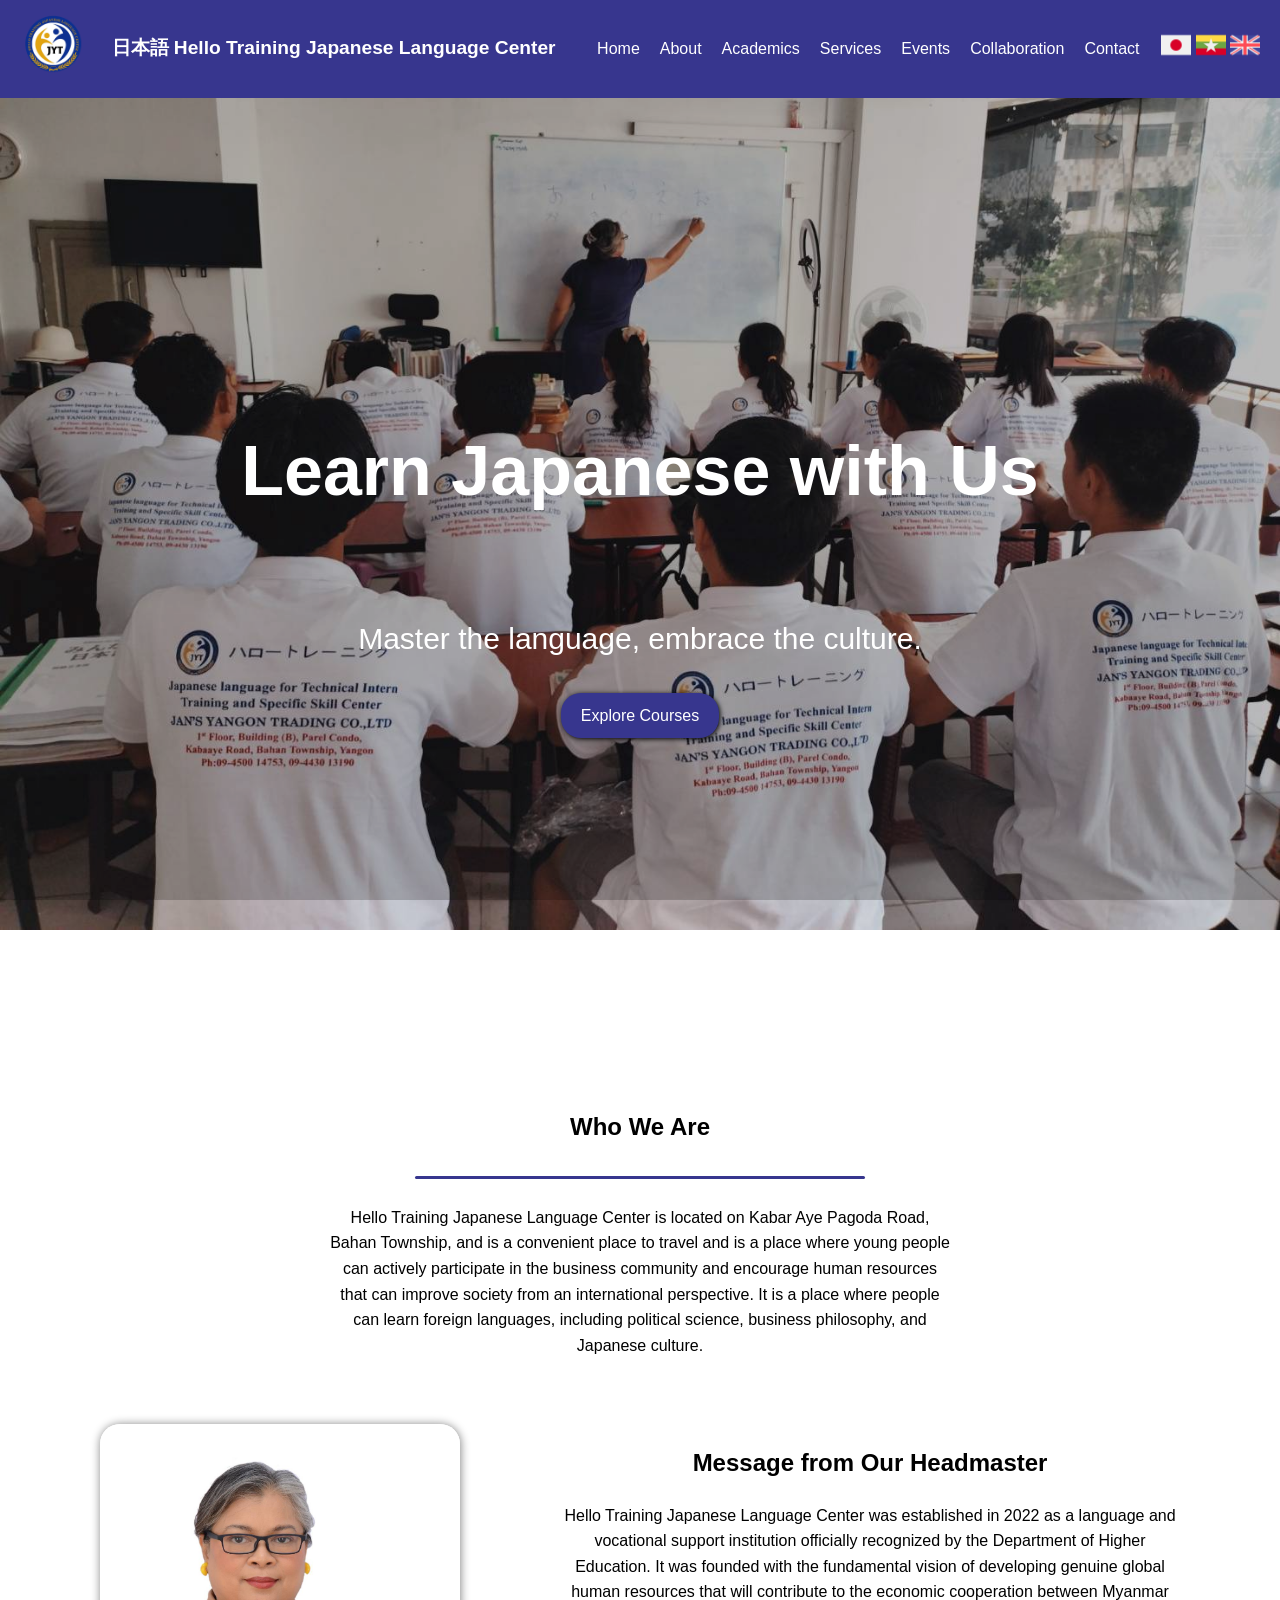
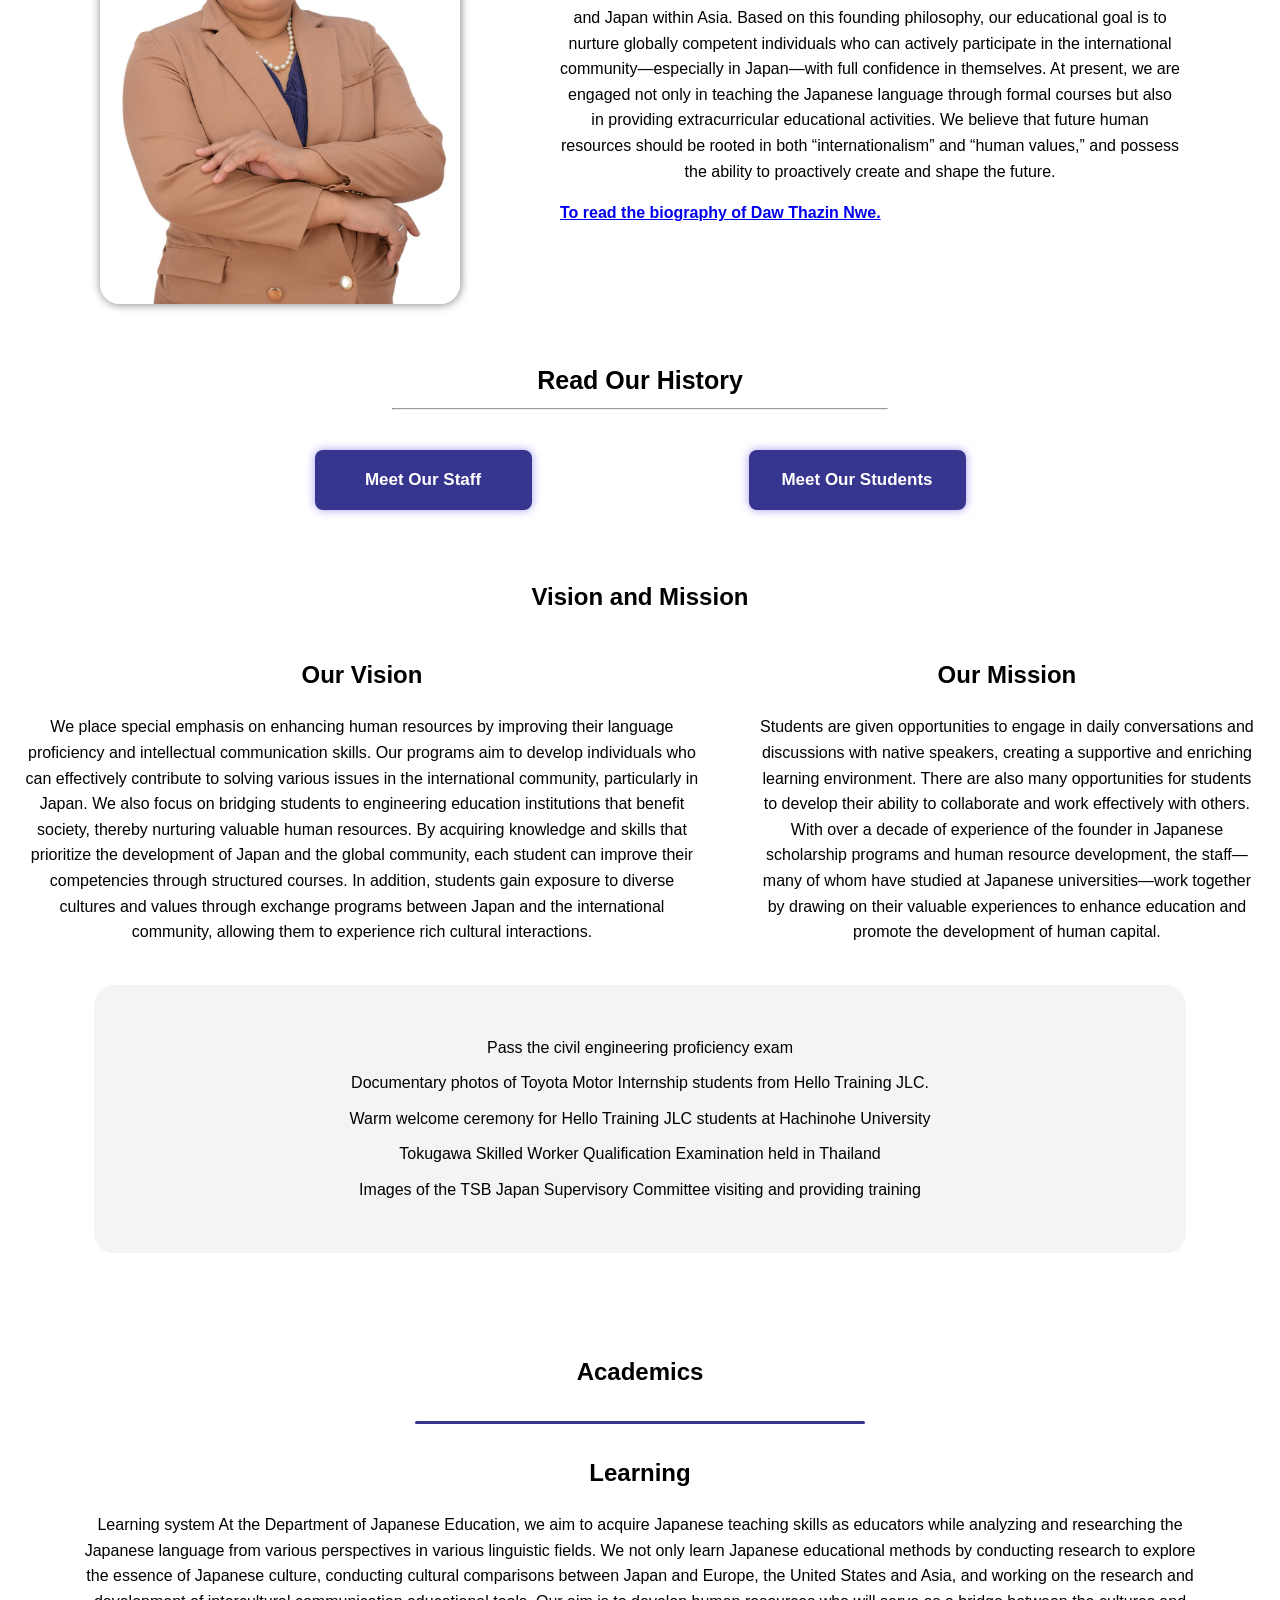
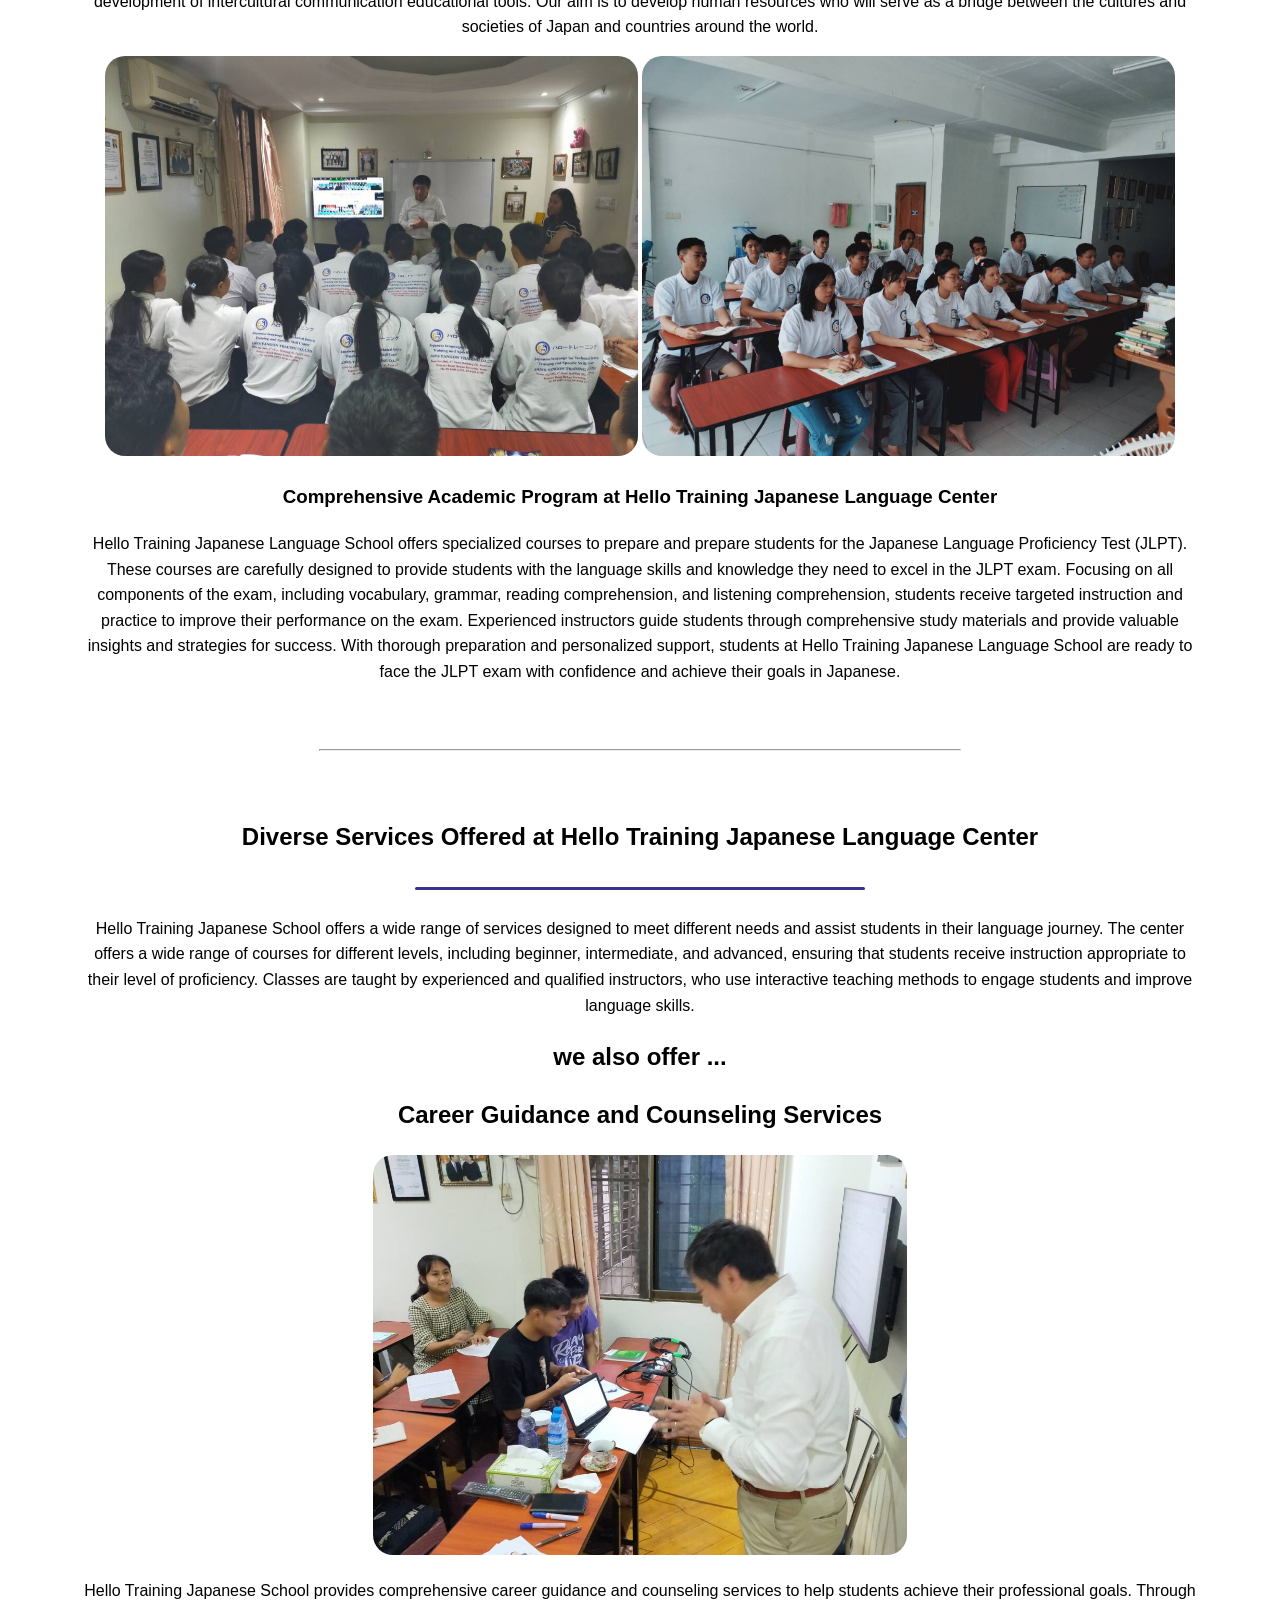
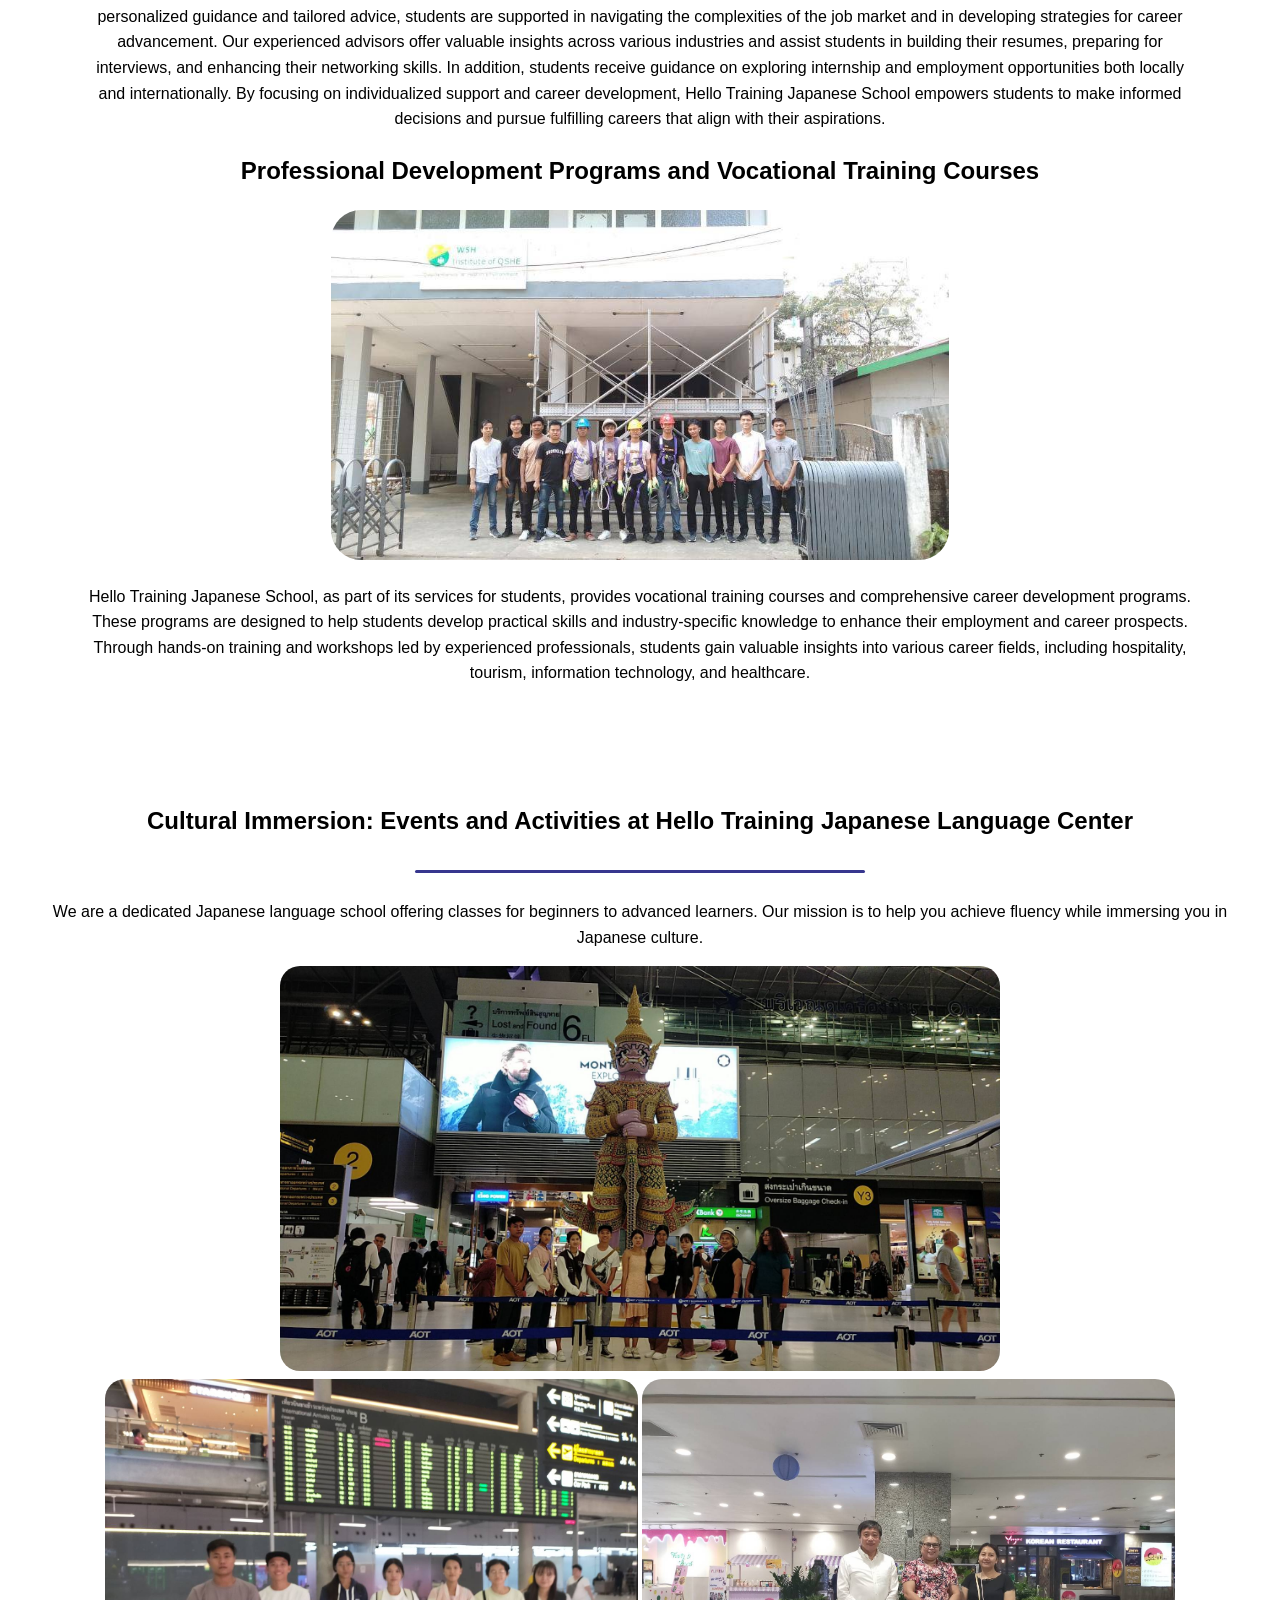
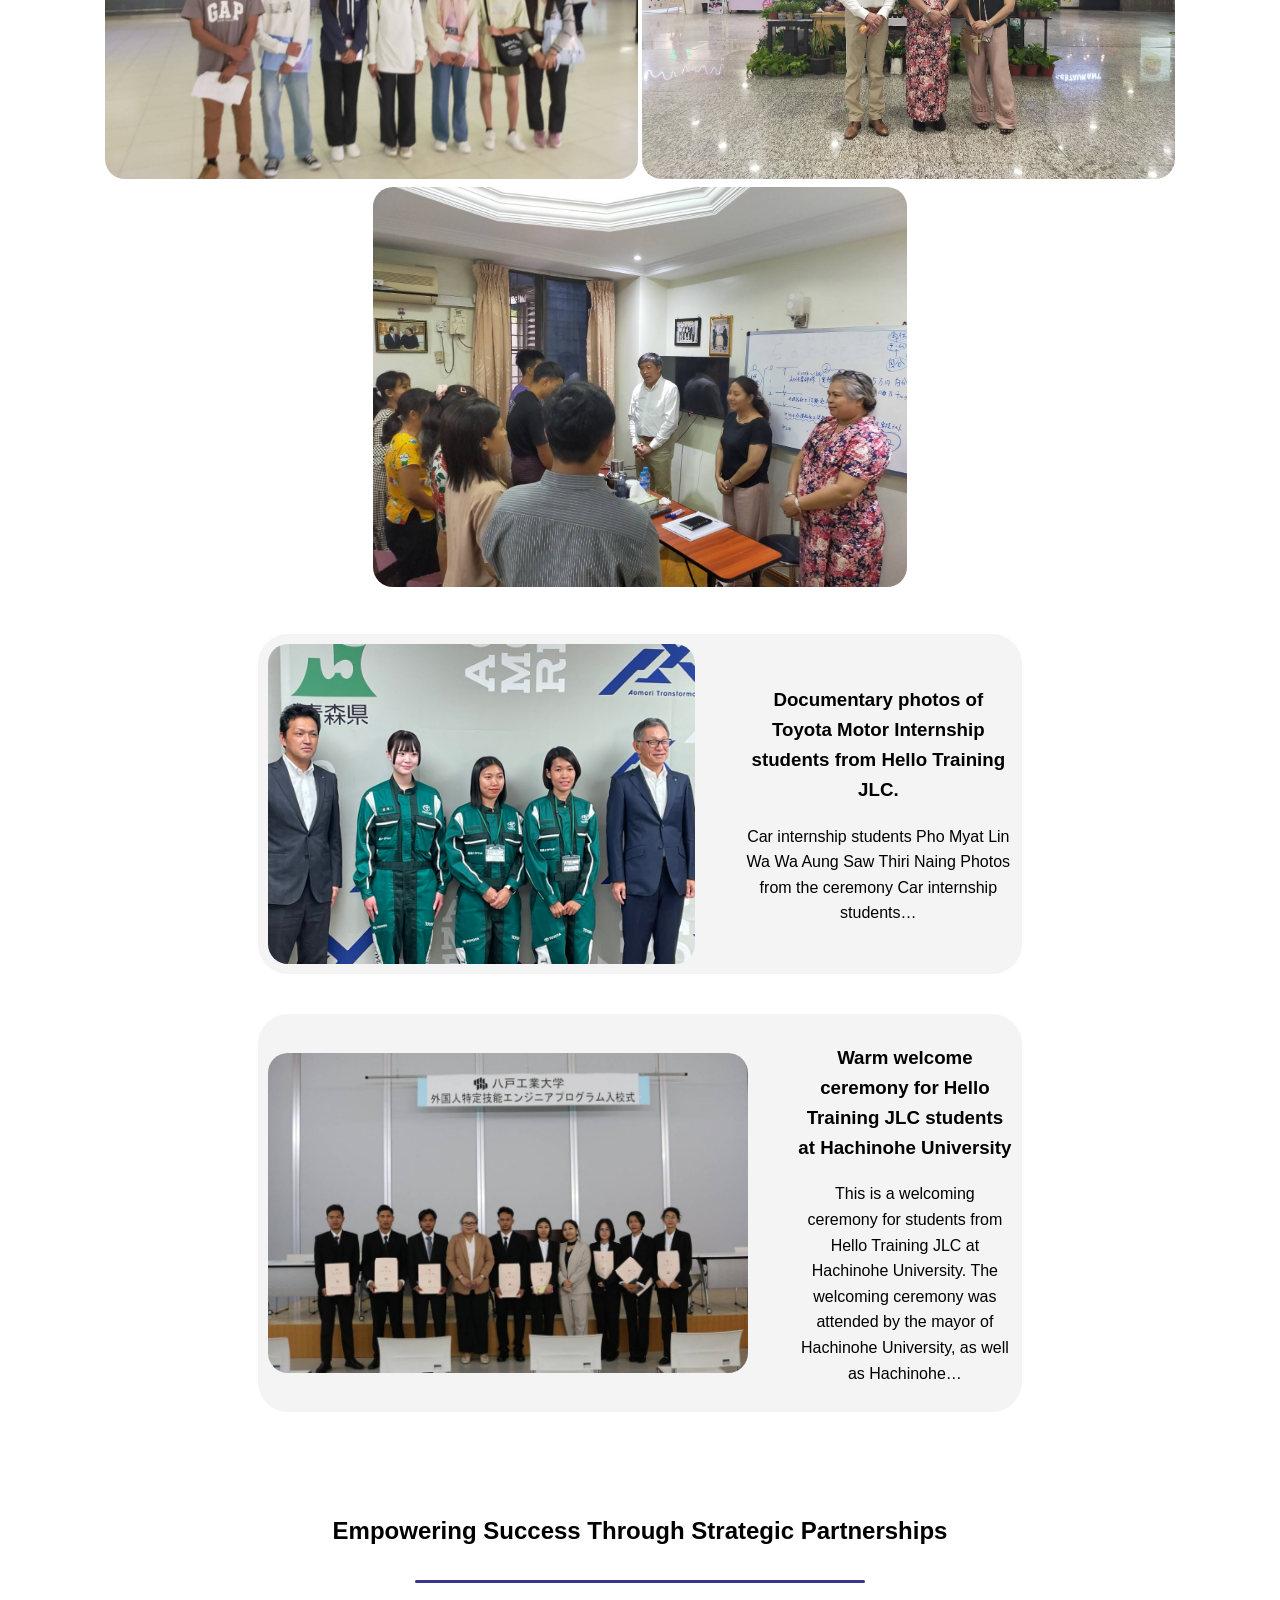
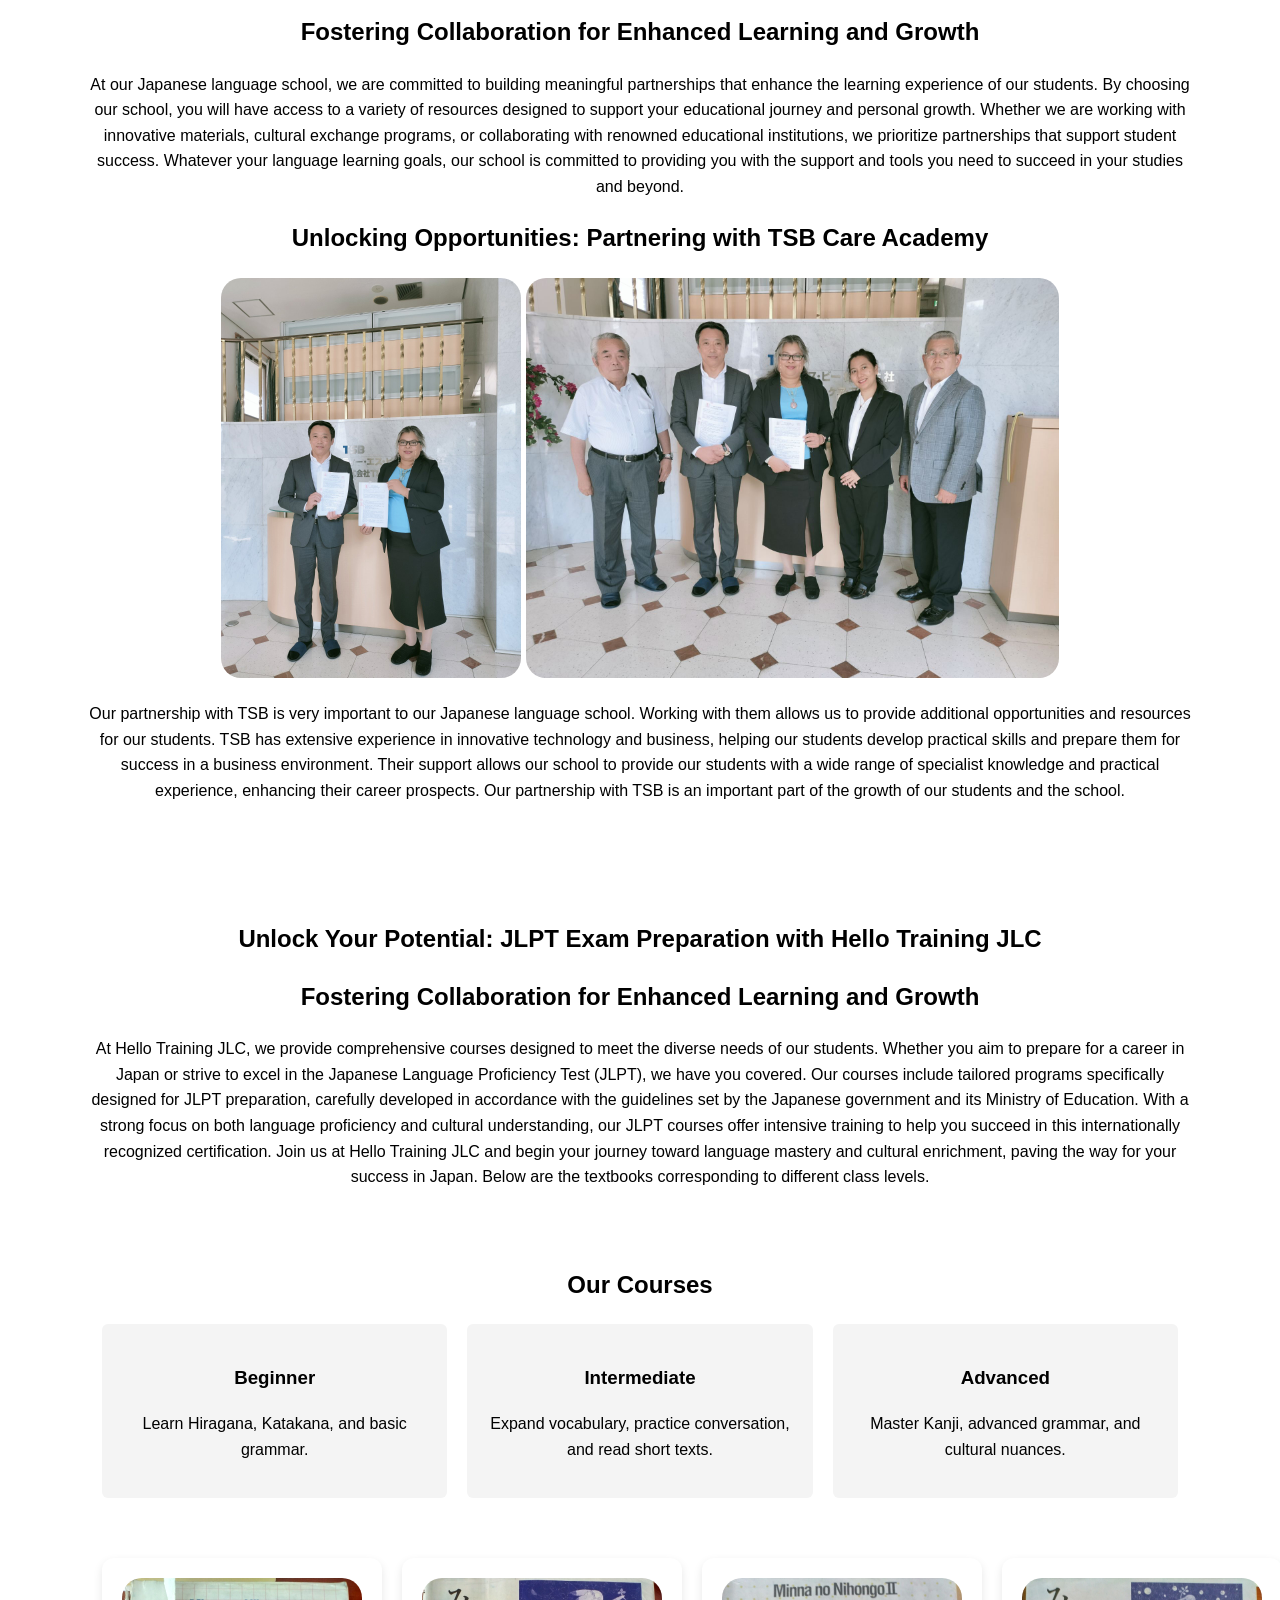
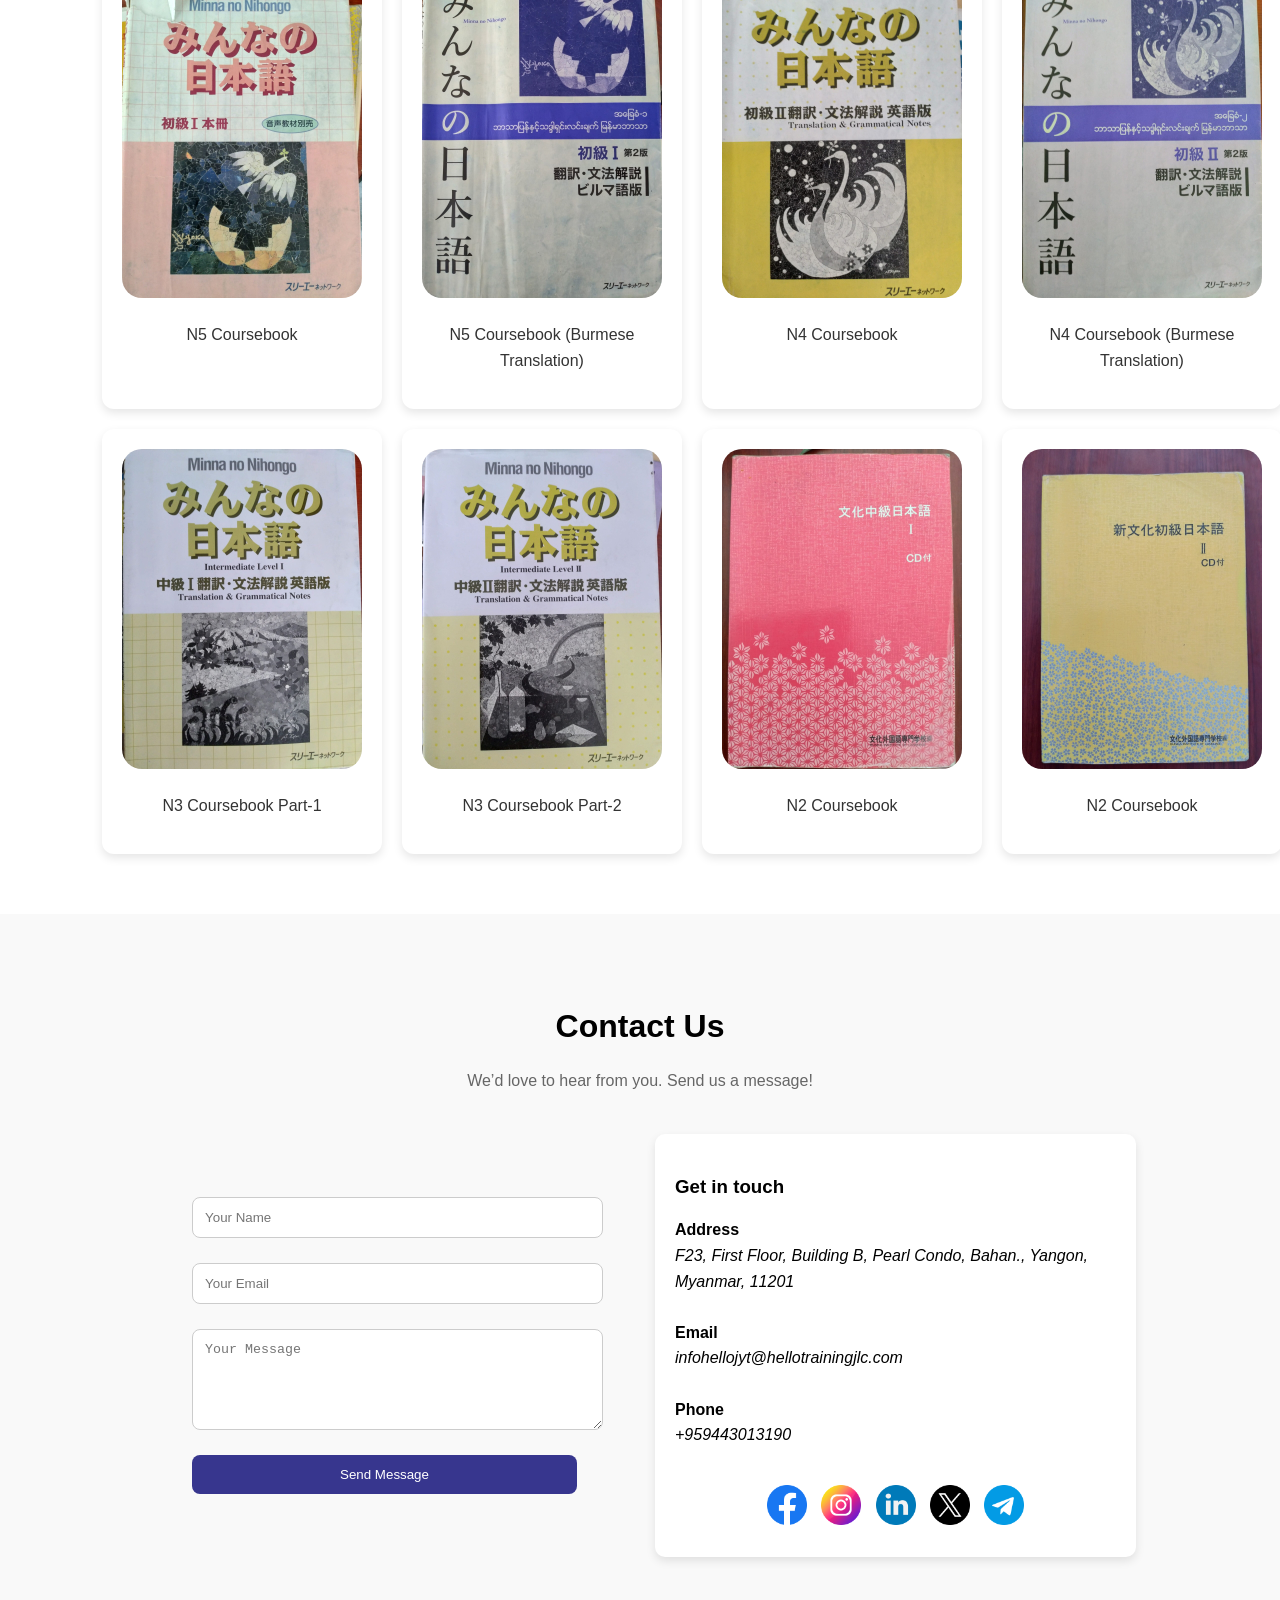
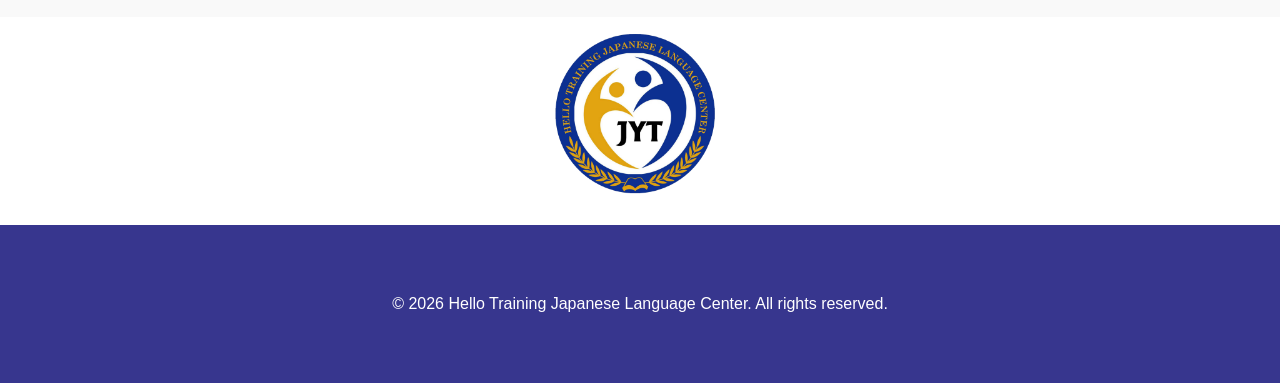
<file: index.html>
<!DOCTYPE html>
<html lang="en">
<head>
  <meta charset="UTF-8">
  <meta name="viewport" content="width=device-width, initial-scale=1.0">
  <title>Japanese Language School</title>
  <link rel="stylesheet" href="/style.css">
</head>
<body>
  <!-- Header -->
  <header class="header">
    <a href="/index.html">
      <img src="/images/2158_with_no_bg-1.png" class="logo-img" alt="">
    </a>
    <div class="logo">日本語 Hello Training Japanese Language Center</div>
    <nav class="nav">
      <ul>
        <li><a href="#">Home</a></li>
        <li><a href="#about">About</a></li>
        <li><a href="#academics">Academics</a></li>
        <li><a href="#services">Services</a></li>
        <li><a href="#events">Events</a></li>
        <li><a href="#collaboration">Collaboration</a></li>
        <li><a href="#contact">Contact</a></li>
      </ul>
    </nav>
     <!-- <div class="lang-switcher">
    <select id="language-select">
      <option value="en">English</option>
      <option value="ja">日本語</option>
    </select>
  </div> -->
  <div class="language-switcher-container">
    <a href="/jp/index.html"><img class="flag-icon" src="/images/japan.png" alt=""></a>
    <a href="/mm/index.html"><img class="flag-icon" src="/images/myanmar.png" alt=""></a>
    <a href="/index.html"><img class="flag-icon" src="/images/united-kingdom.png" alt=""></a>
  </div>
    <button class="menu-toggle">☰</button>
  </header>

  <!-- Hero Section -->
  <section class="hero">
    <h1>Learn Japanese with Us</h1>
    <p>Master the language, embrace the culture.</p>
    <a href="#courses" class="btn">Explore Courses</a>
  </section>

  <!-- About Section -->
  <section id="about" class="about">

    <div class="about-us-container">
        <h1>Who We Are</h1>
        <div class="decor-line-container">
            <hr class="decor-line">
        </div>
        <p>Hello Training Japanese Language Center is located on Kabar Aye Pagoda Road, Bahan Township, and is a convenient place to travel and is a place where young people can actively participate in the business community and encourage human resources that can improve society from an international perspective. It is a place where people can learn foreign languages, including political science, business philosophy, and Japanese culture.</p>
    </div>

    

    <div class="">
        <div class="biography-container">
            <div>
                <img src="/images/2166.jpg" class="img-1" alt="">
            </div>
            <div class="motto">
                <h1>Message from Our Headmaster</h1>
                Hello Training Japanese Language Center was established in 2022 as a language and vocational support institution officially recognized by the Department of Higher Education. It was founded with the fundamental vision of developing genuine global human resources that will contribute to the economic cooperation between Myanmar and Japan within Asia.

Based on this founding philosophy, our educational goal is to nurture globally competent individuals who can actively participate in the international community—especially in Japan—with full confidence in themselves.

At present, we are engaged not only in teaching the Japanese language through formal courses but also in providing extracurricular educational activities.

We believe that future human resources should be rooted in both “internationalism” and “human values,” and possess the ability to proactively create and shape the future.
                <br>
              <div style="display: flex;">
                <p>
                  <a style="font-weight: bold;" href="/dir/biography.html">To read the biography of Daw Thazin Nwe.</a>
                </p>
              </div>
            </div>
        </div>
    </div>
    <div class="history">
      <a href="/dir/history.html">Read Our History</a>
      <hr>
    </div>
    <div class="student-staff-container">
      <div class="meet">
        <button class="meet-btn">
          <a href="/dir/staff.html">Meet Our Staff</a>
        </button>
      </div>
      <div class="meet">
        <button class="meet-btn">
          <a href="/dir/students.html">Meet Our Students</a>
        </button>
      </div>
    </div>
    <div class="our-vision">
        <h1>Vision and Mission</h1>
        <div class="vision-container">
            <div class="">
                <h2>Our Vision</h2>
            We place special emphasis on enhancing human resources by improving their language proficiency and intellectual communication skills. Our programs aim to develop individuals who can effectively contribute to solving various issues in the international community, particularly in Japan.

We also focus on bridging students to engineering education institutions that benefit society, thereby nurturing valuable human resources. By acquiring knowledge and skills that prioritize the development of Japan and the global community, each student can improve their competencies through structured courses.

In addition, students gain exposure to diverse cultures and values through exchange programs between Japan and the international community, allowing them to experience rich cultural interactions.
              </div>
            <div class="">
                <h2>Our Mission</h2>
              Students are given opportunities to engage in daily conversations and discussions with native speakers, creating a supportive and enriching learning environment. There are also many opportunities for students to develop their ability to collaborate and work effectively with others.

With over a decade of experience of the founder in Japanese scholarship programs and human resource development, the staff—many of whom have studied at Japanese universities—work together by drawing on their valuable experiences to enhance education and promote the development of human capital.
              </div>
        </div>
    </div>

    <!-- <form action="https://www.google.com/search" method="GET">
      <input type="text" name="q" placeholder="Search...">
      <button type="submit">Search</button>
   </form> -->
    

    <div class="link-container">
        <li><a href="#courses">Pass the civil engineering proficiency exam</a></li>
        <li><a href="#contact">Documentary photos of Toyota Motor Internship students from Hello Training JLC.</a></li>
        <li><a href="#about">Warm welcome ceremony for Hello Training JLC students at Hachinohe University</a></li>
        <li><a href="#courses">Tokugawa Skilled Worker Qualification Examination held in Thailand</a></li>
        <li><a href="#contact">Images of the TSB Japan Supervisory Committee visiting and providing training</a></li>
    </div>
  </section>

  <!-- Academics Section -->
  <section id="academics" class="academics">
    <div class="academics-1">
        <h1>Academics</h1>
        <div class="decor-line-container">
            <hr class="decor-line">
        </div>
        <h2>Learning</h2>
        <p>Learning system
    At the Department of Japanese Education, we aim to acquire Japanese teaching skills as educators while analyzing and researching the Japanese language from various perspectives in various linguistic fields. We not only learn Japanese educational methods by conducting research to explore the essence of Japanese culture, conducting cultural comparisons between Japan and Europe, the United States and Asia, and working on the research and development of intercultural communication educational tools. Our aim is to develop human resources who will serve as a bridge between the cultures and societies of Japan and countries around the world.</p>
            <img src="/images/4237_0-1024x768.jpg" class="academics-img-1" alt="">
            <img src="/images/2202_0.jpg" class="academics-img-1" alt="">
            <h3>Comprehensive Academic Program at Hello Training Japanese Language Center</h3>
            <p>Hello Training Japanese Language School offers specialized courses to prepare and prepare students for the Japanese Language Proficiency Test (JLPT). These courses are carefully designed to provide students with the language skills and knowledge they need to excel in the JLPT exam. Focusing on all components of the exam, including vocabulary, grammar, reading comprehension, and listening comprehension, students receive targeted instruction and practice to improve their performance on the exam. Experienced instructors guide students through comprehensive study materials and provide valuable insights and strategies for success. With thorough preparation and personalized support, students at Hello Training Japanese Language School are ready to face the JLPT exam with confidence and achieve their goals in Japanese.</p>
    </div>
  </section>
  <hr style="width: 50%;">

  <!-- Services Section -->
  <section id="services" class="academics">
    <div class="academics-1">
        <h1 class="header-small-screen">Diverse Services Offered at Hello Training Japanese Language Center</h1>
        <div class="decor-line-container">
            <hr class="decor-line">
        </div>
        <p>Hello Training Japanese School offers a wide range of services designed to meet different needs and assist students in their language journey. The center offers a wide range of courses for different levels, including beginner, intermediate, and advanced, ensuring that students receive instruction appropriate to their level of proficiency. Classes are taught by experienced and qualified instructors, who use interactive teaching methods to engage students and improve language skills.</p>
        <h2>we also offer ...</h2>
        <h2>Career Guidance and Counseling Services</h2>
        <img src="/images/4186_0-1024x768.jpg" class="academics-img-1" alt="">
        <p>
          Hello Training Japanese School provides comprehensive career guidance and counseling services to help students achieve their professional goals. Through personalized guidance and tailored advice, students are supported in navigating the complexities of the job market and in developing strategies for career advancement.

Our experienced advisors offer valuable insights across various industries and assist students in building their resumes, preparing for interviews, and enhancing their networking skills. In addition, students receive guidance on exploring internship and employment opportunities both locally and internationally.

By focusing on individualized support and career development, Hello Training Japanese School empowers students to make informed decisions and pursue fulfilling careers that align with their aspirations.
        </p>
        <h2>Professional Development Programs and Vocational Training Courses</h2>
        <img src="/images/2192_0.jpg" class="academics-img-1-pro" alt="">
        <p>
          Hello Training Japanese School, as part of its services for students, provides vocational training courses and comprehensive career development programs. These programs are designed to help students develop practical skills and industry-specific knowledge to enhance their employment and career prospects.

Through hands-on training and workshops led by experienced professionals, students gain valuable insights into various career fields, including hospitality, tourism, information technology, and healthcare.
        </p>
      </div>
  </section>

  <!-- Events Section -->
  <section id="events" class="events">
    <h1 class="header-small-screen">Cultural Immersion: Events and Activities at Hello Training Japanese Language Center</h1>
    <div class="decor-line-container line-container">
            <hr class="decor-line">
        </div>
    <p>We are a dedicated Japanese language school offering classes for beginners to advanced learners. Our mission is to help you achieve fluency while immersing you in Japanese culture.</p>
    <div>
        <img src="/images/4165.jpg" class="academics-img-2" alt="">    
        <img src="/images/4169_0.jpg" class="academics-img-1" alt="">    
        <img src="/images/4170_0.jpg" class="academics-img-1" alt="">    
        <img src="/images/4171_0.jpg" class="academics-img-1" alt="">    
    </div>
    <div class="event-card">
            <img src="/images/444678CB-2501-4480-9F21-29F68ACF7C7D-1-1024x768.jpg" class="event-img-1" alt="">
            <div class="sub-event-card">
                <h3>Documentary photos of Toyota Motor Internship students from Hello Training JLC.</h3>
                <p>Car internship students Pho Myat Lin Wa Wa Aung Saw Thiri Naing Photos from the ceremony Car internship students…</p>
            </div>
        </div>
        <div class="event-card">
            <img src="/images/2828_0-1-1024x683.jpg" class="event-img-1" alt="">
            <div class="sub-event-card">
                <h3>Warm welcome ceremony for Hello Training JLC students at Hachinohe University</h3>
                <p>This is a welcoming ceremony for students from Hello Training JLC at Hachinohe University. The welcoming ceremony was attended by the mayor of Hachinohe University, as well as Hachinohe…</p>
            </div>
        </div>
</section>

  <!-- Collaboration Section -->
  <section id="collaboration" class="academics">
    <div class="academics-1">
        <h1 class="header-small-screen">Empowering Success Through Strategic Partnerships</h1>
        <div class="decor-line-container">
            <hr class="decor-line">
        </div>
        <h2 class="foster">Fostering Collaboration for Enhanced Learning and Growth</h2>
        <p>At our Japanese language school, we are committed to building meaningful partnerships that enhance the learning experience of our students. By choosing our school, you will have access to a variety of resources designed to support your educational journey and personal growth. Whether we are working with innovative materials, cultural exchange programs, or collaborating with renowned educational institutions, we prioritize partnerships that support student success. Whatever your language learning goals, our school is committed to providing you with the support and tools you need to succeed in your studies and beyond.</p>
        <h2 class="header-small-screen">Unlocking Opportunities: Partnering with TSB Care Academy</h2>
        <img src="/images/IMG-26aa6ed3fe397efd49c1e0464fba277e-V.jpg" class="academics-img-1" alt="">
        <img src="/images/IMG-5455194b5b98c6811b9b1e1604ab818f-V.jpg" class="academics-img-1" alt="">
        <p>Our partnership with TSB is very important to our Japanese language school. Working with them allows us to provide additional opportunities and resources for our students. TSB has extensive experience in innovative technology and business, helping our students develop practical skills and prepare them for success in a business environment. Their support allows our school to provide our students with a wide range of specialist knowledge and practical experience, enhancing their career prospects. Our partnership with TSB is an important part of the growth of our students and the school.</p>
    </div>
  </section>

  <!-- Courses Section -->
   <section id="courses" class="academics">
    <div class="academics-1">
        <h1 class="header-small-screen">Unlock Your Potential: JLPT Exam Preparation with Hello Training JLC</h1>
        <h2 class="foster">Fostering Collaboration for Enhanced Learning and Growth</h2>
        <p>
          At Hello Training JLC, we provide comprehensive courses designed to meet the diverse needs of our students. Whether you aim to prepare for a career in Japan or strive to excel in the Japanese Language Proficiency Test (JLPT), we have you covered.

Our courses include tailored programs specifically designed for JLPT preparation, carefully developed in accordance with the guidelines set by the Japanese government and its Ministry of Education. With a strong focus on both language proficiency and cultural understanding, our JLPT courses offer intensive training to help you succeed in this internationally recognized certification.

Join us at Hello Training JLC and begin your journey toward language mastery and cultural enrichment, paving the way for your success in Japan.

Below are the textbooks corresponding to different class levels.
        </p>
        <section id="courses" class="courses">
          <h2>Our Courses</h2>
          <div class="course-grid">
            <div class="course-card">
              <h3>Beginner</h3>
              <p>Learn Hiragana, Katakana, and basic grammar.</p>
            </div>
            <div class="course-card">
              <h3>Intermediate</h3>
              <p>Expand vocabulary, practice conversation, and read short texts.</p>
            </div>
            <div class="course-card">
              <h3>Advanced</h3>
              <p>Master Kanji, advanced grammar, and cultural nuances.</p>
            </div>
          </div>
        </section>
        <div class="books-container">
            <div class="card">
                <img src="/images/IMG_20240330_143921-scaled.jpg" class="event-img-1" alt="">
                <p>N5 Coursebook</p>
            </div>
            <div class="card">
                <img src="/images/IMG_20240330_144622-scaled.jpg" class="event-img-1" alt="">
                <p>N5 Coursebook (Burmese Translation)</p>
            </div>
            <div class="card">
                <img src="/images/IMG_20240330_143739-scaled.jpg" class="event-img-1" alt="">
                <p>N4 Coursebook</p>
            </div>
            <div class="card">
                <img src="/images/IMG_20240330_144014-scaled.jpg" class="event-img-1" alt="">
                <p>N4 Coursebook (Burmese Translation)</p>
            </div>
            <div class="card">
                <img src="/images/IMG_20240330_143625-scaled.jpg" class="event-img-1" alt="">
                <p>N3 Coursebook Part-1</p>
            </div>
            <div class="card">
                <img src="/images/IMG_20240330_144119-scaled.jpg" class="event-img-1" alt="">
                <p>N3 Coursebook Part-2</p>
            </div>
            <div class="card">
                <img src="/images/IMG_20240330_145352-scaled-e1711915809689.jpg" class="event-img-1" alt="">
                <p>N2 Coursebook</p>
            </div>
            <div class="card">
                <img src="/images/IMG_20240330_145357-scaled.jpg" class="event-img-1" alt="">
                <p>N2 Coursebook</p>
            </div>
            
        </div>
    </div>
  </section>

  <!-- Contact Section -->
  <section id="contact" class="contact">
  <div class="contact-container">
    <h2 class="contact-title">Contact Us</h2>
    <p class="contact-subtitle">We’d love to hear from you. Send us a message!</p>

    <div class="contact-content">
      
      <!-- Contact Form -->
      <form class="contact-form">
        <input type="text" placeholder="Your Name" required>
        <input type="email" placeholder="Your Email" required>
        <textarea rows="5" placeholder="Your Message" required></textarea>
        <button type="submit">Send Message</button>
      </form>

      <!-- Contact Info -->
      <div class="contact-info">
        <h3>Get in touch</h3>
        <label for=""> <b>Address</b></label>
        <address>F23, First Floor, Building B, Pearl Condo, Bahan., Yangon, Myanmar, 11201</address>
         <br>
        <label for=""> <b>Email</b></label>
        <address>infohellojyt@hellotrainingjlc.com</address>
        <br>
        <label for=""> <b>Phone</b></label>
        <address>+959443013190</address>
        <div class="socials">
          <a href="">
            <img src="/images/socials/facebook.png" alt="">

          </a>
          <a href="">
            <img src="/images/socials/instagram.png" alt="">

          </a>
          <a href="">
            <img src="/images/socials/linkedin (1).png" alt="">

          </a>
          <a href="">
            <img src="/images/socials/twitter.png" alt="">

          </a>
          <a href="">
            <img src="/images/socials/telegram.png" alt="">

          </a>
        </div>
      </div>

    </div>
  </div>
</section>
<div class="logo-end">
    <a href="#">
        <img src="/images/2158_with_no_bg-1.png" class="logo-img-end" alt="">
    </a>
</div>

  <!-- Footer -->
  <footer class="footer">
    <p>&copy; 2026 Hello Training Japanese Language Center. All rights reserved.</p>
  </footer>

  <script src="/index.js"></script>
  <!-- <script async src="https://cse.google.com/cse.js?cx=YOUR_ENGINE_ID"></script> -->
</body>
</html>
</file>
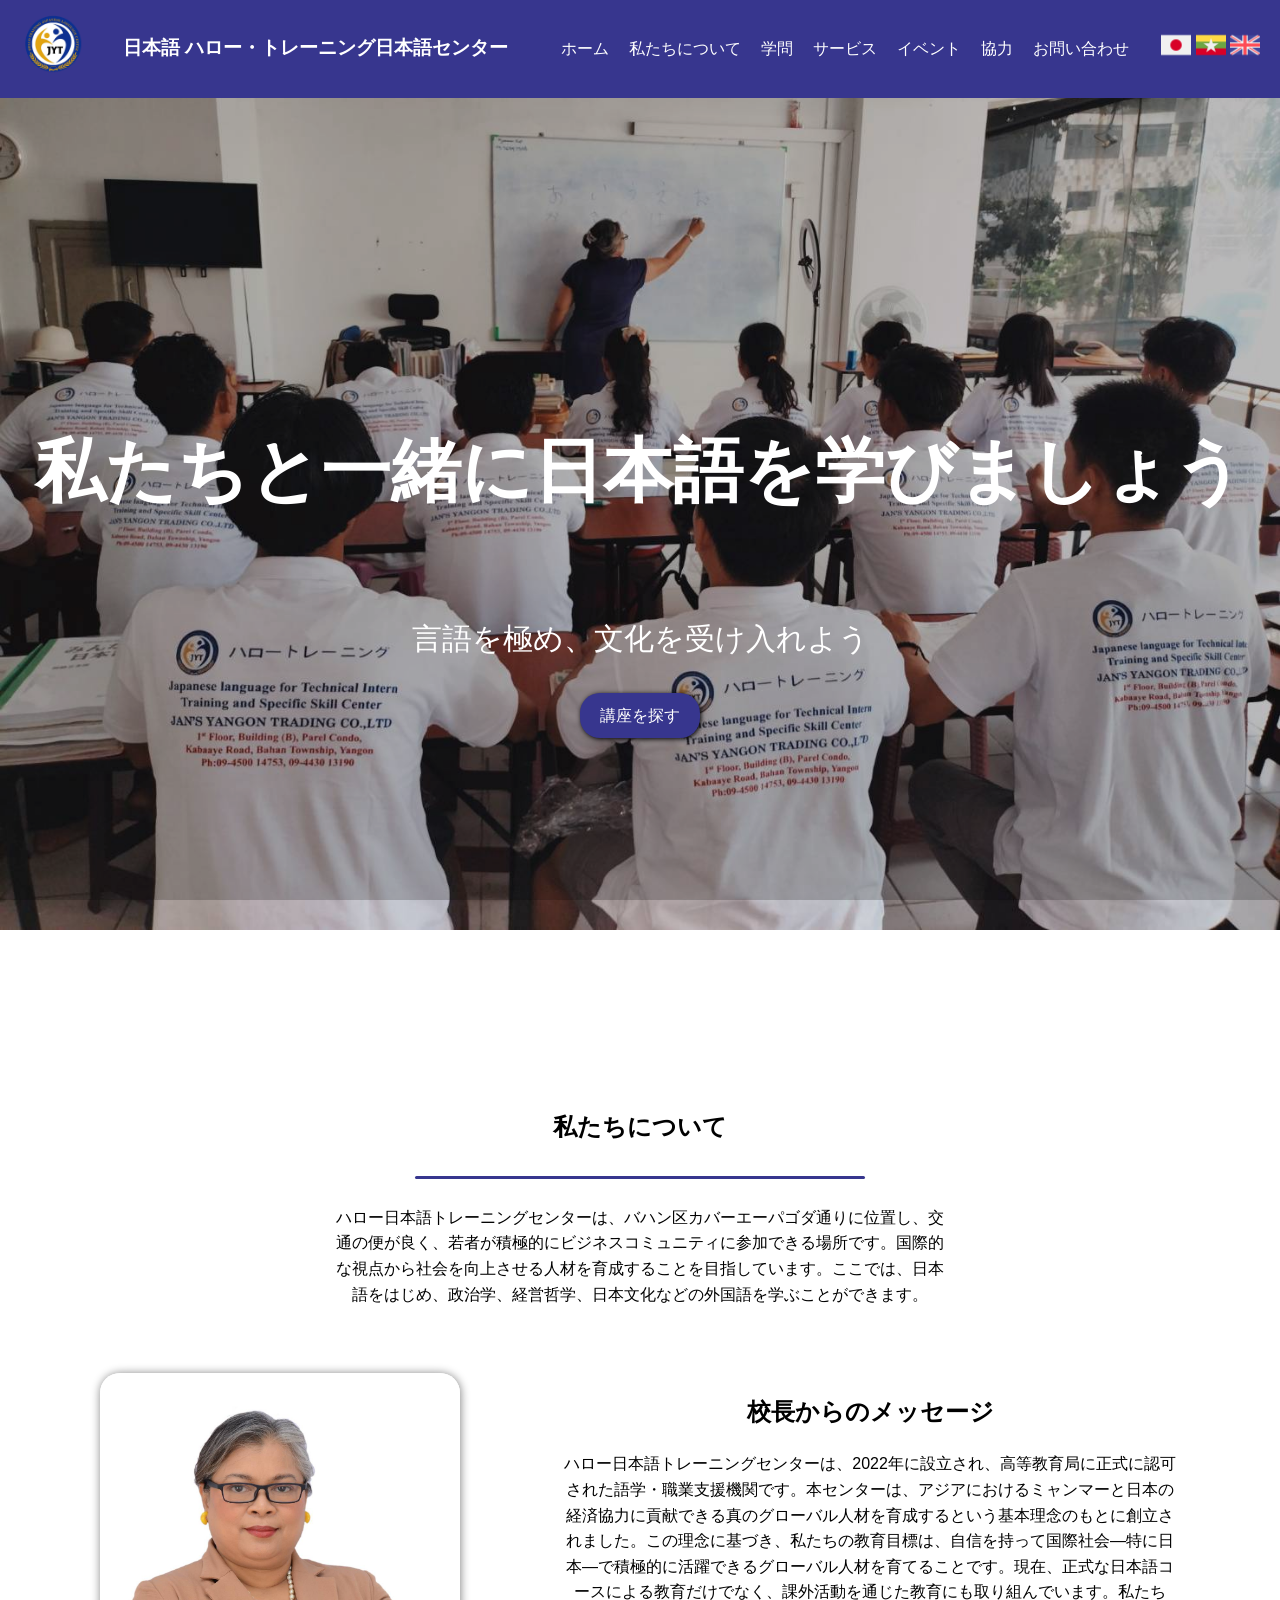
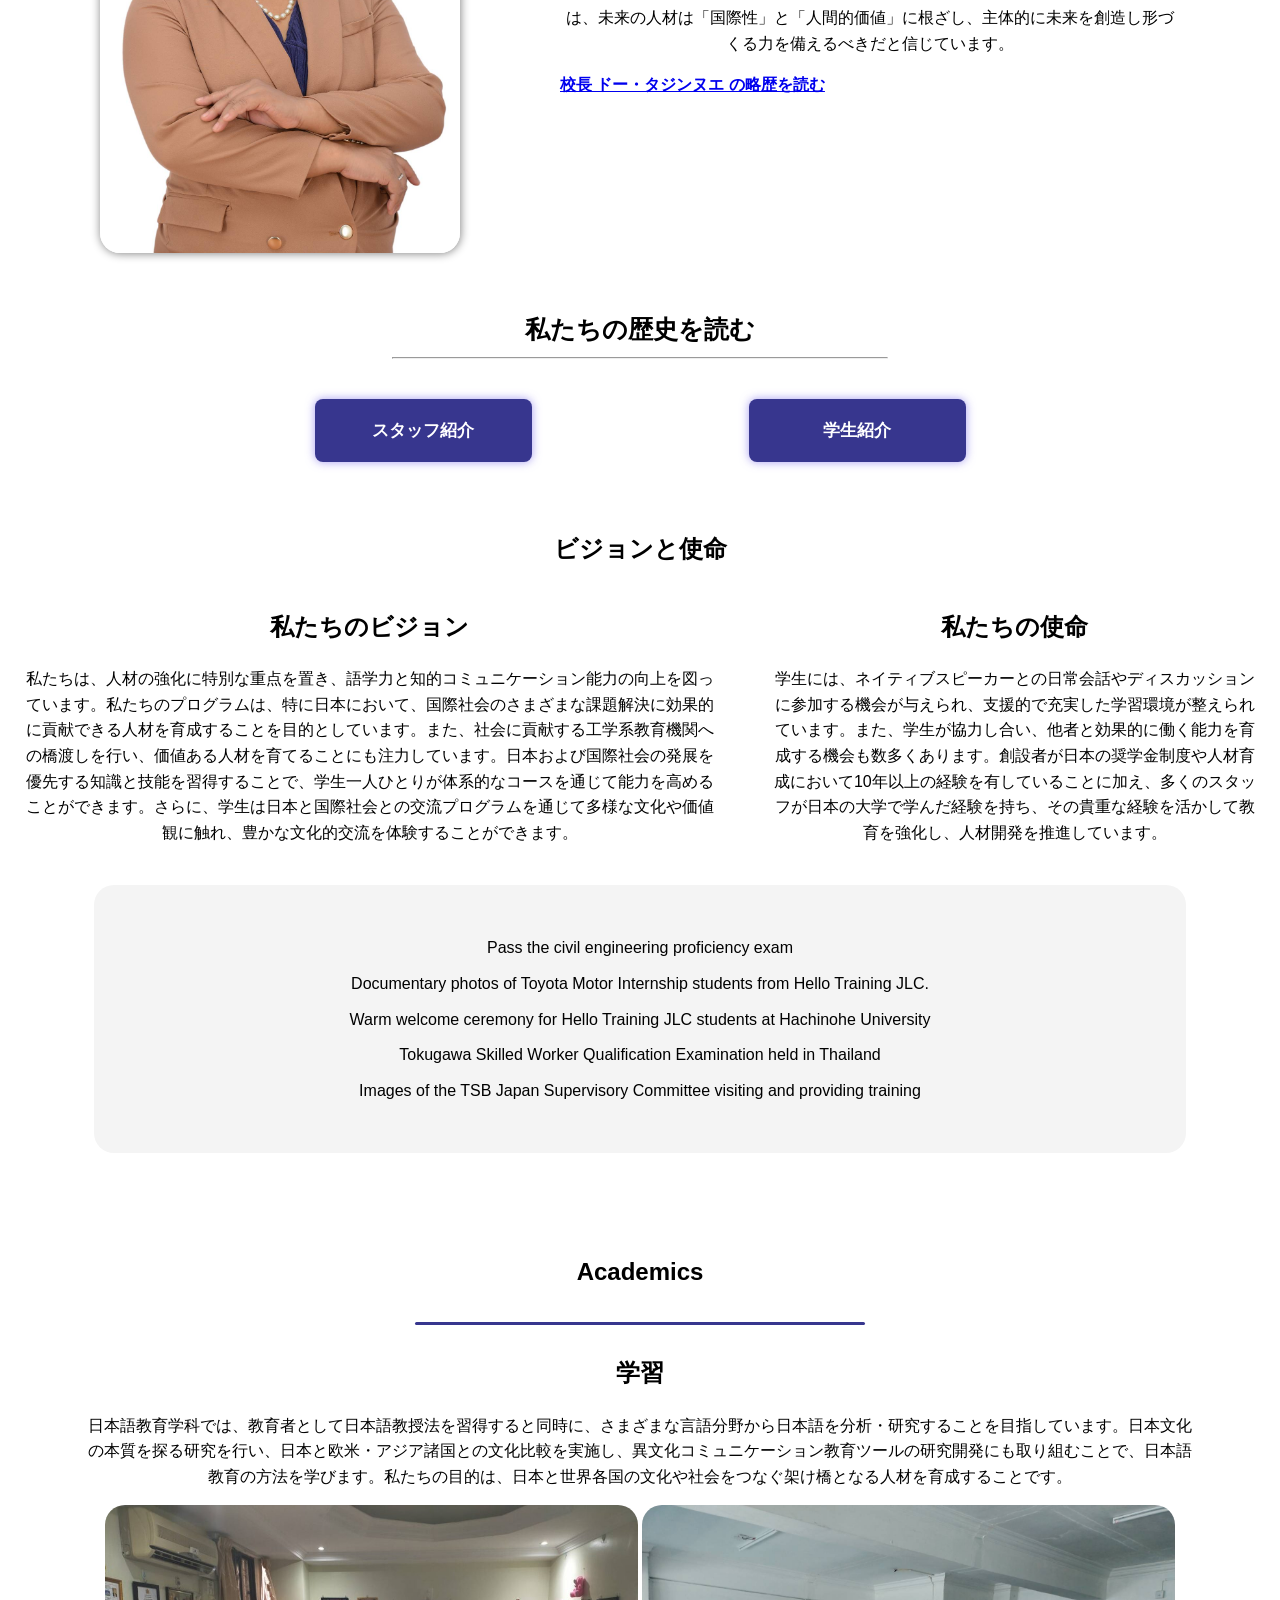
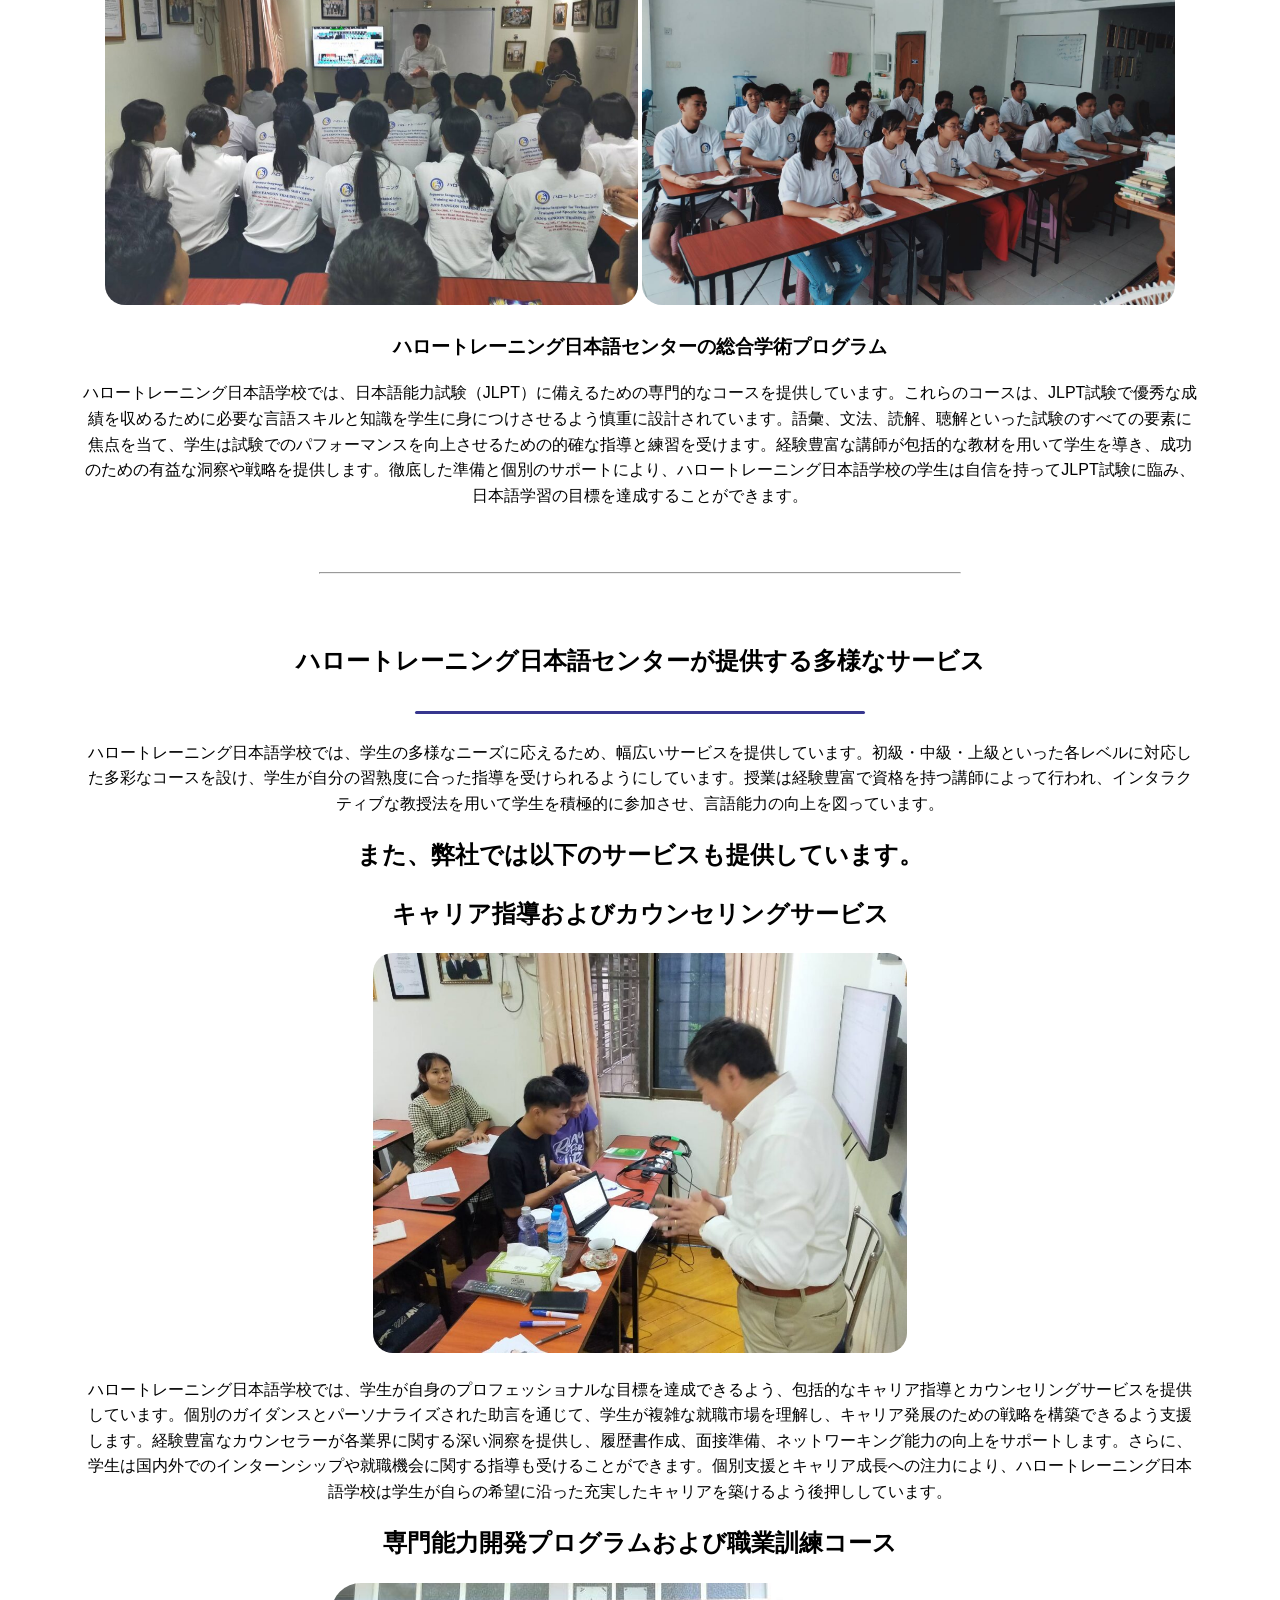
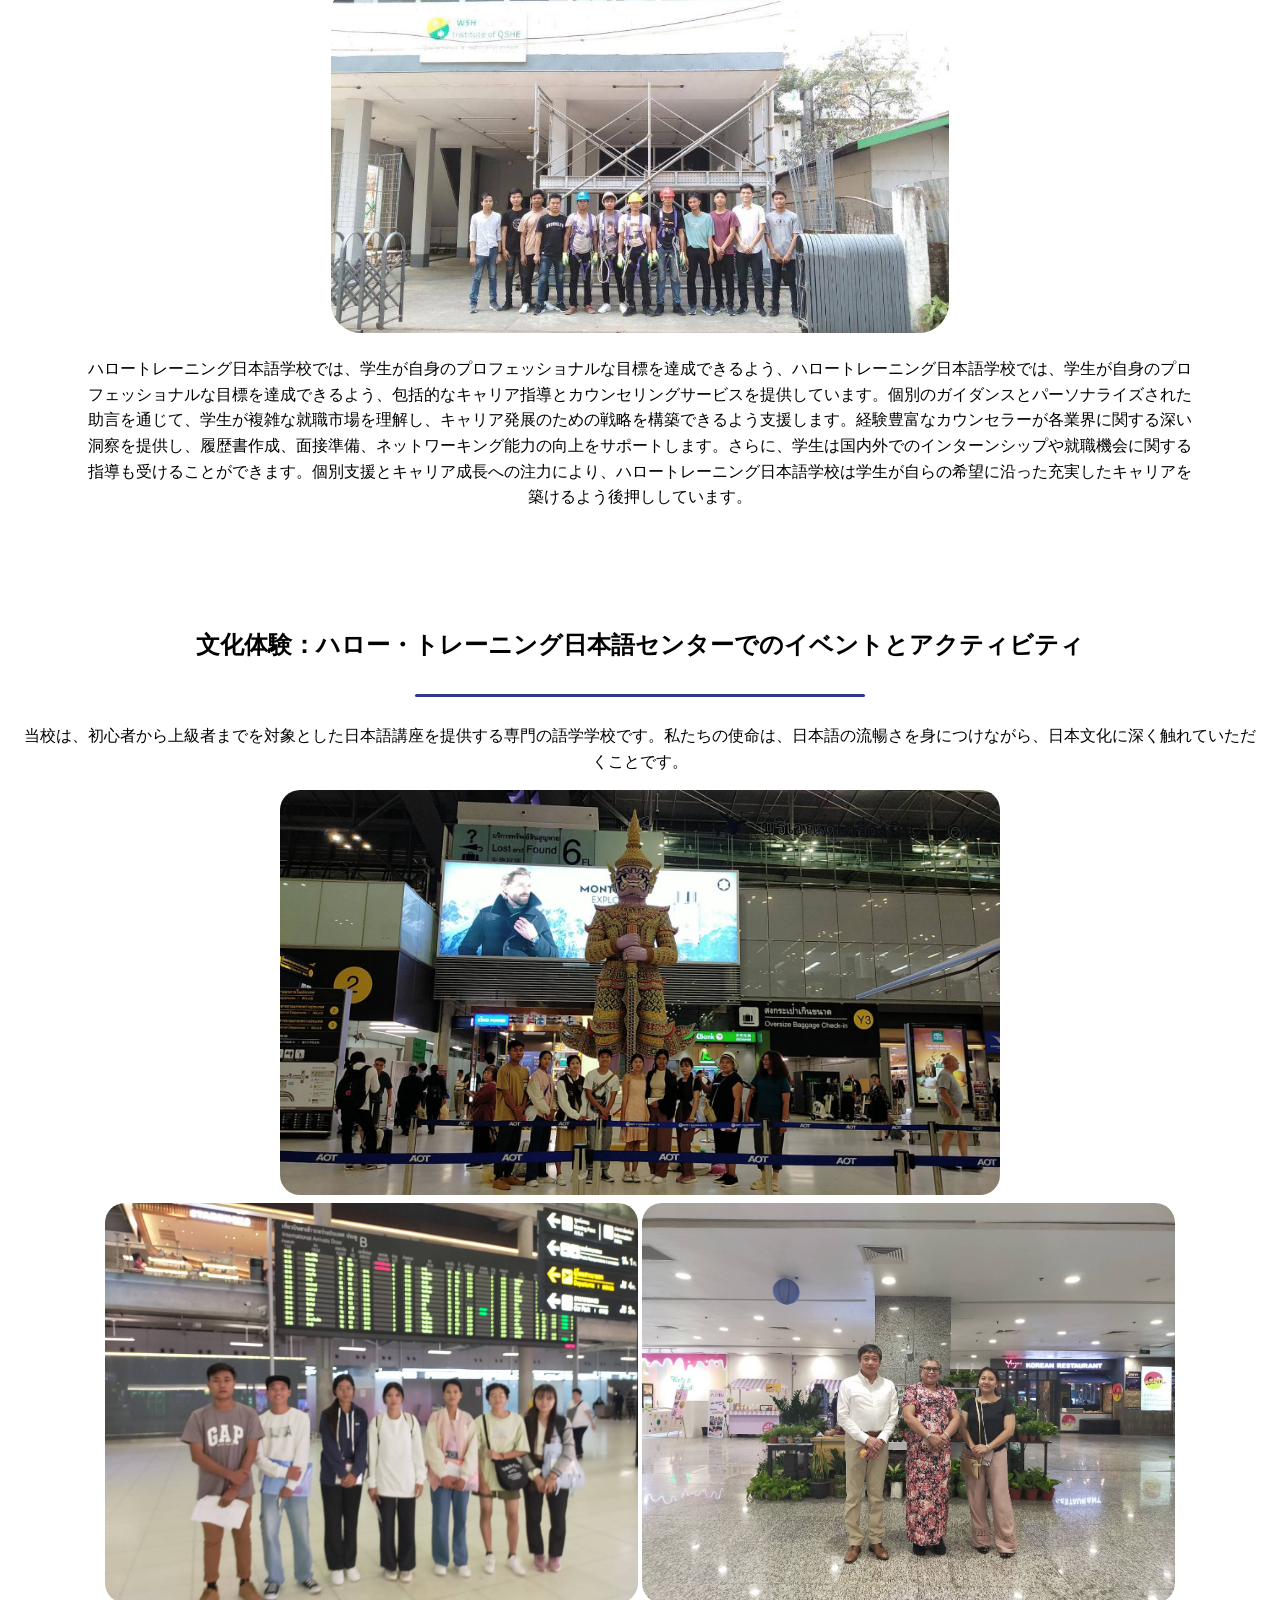
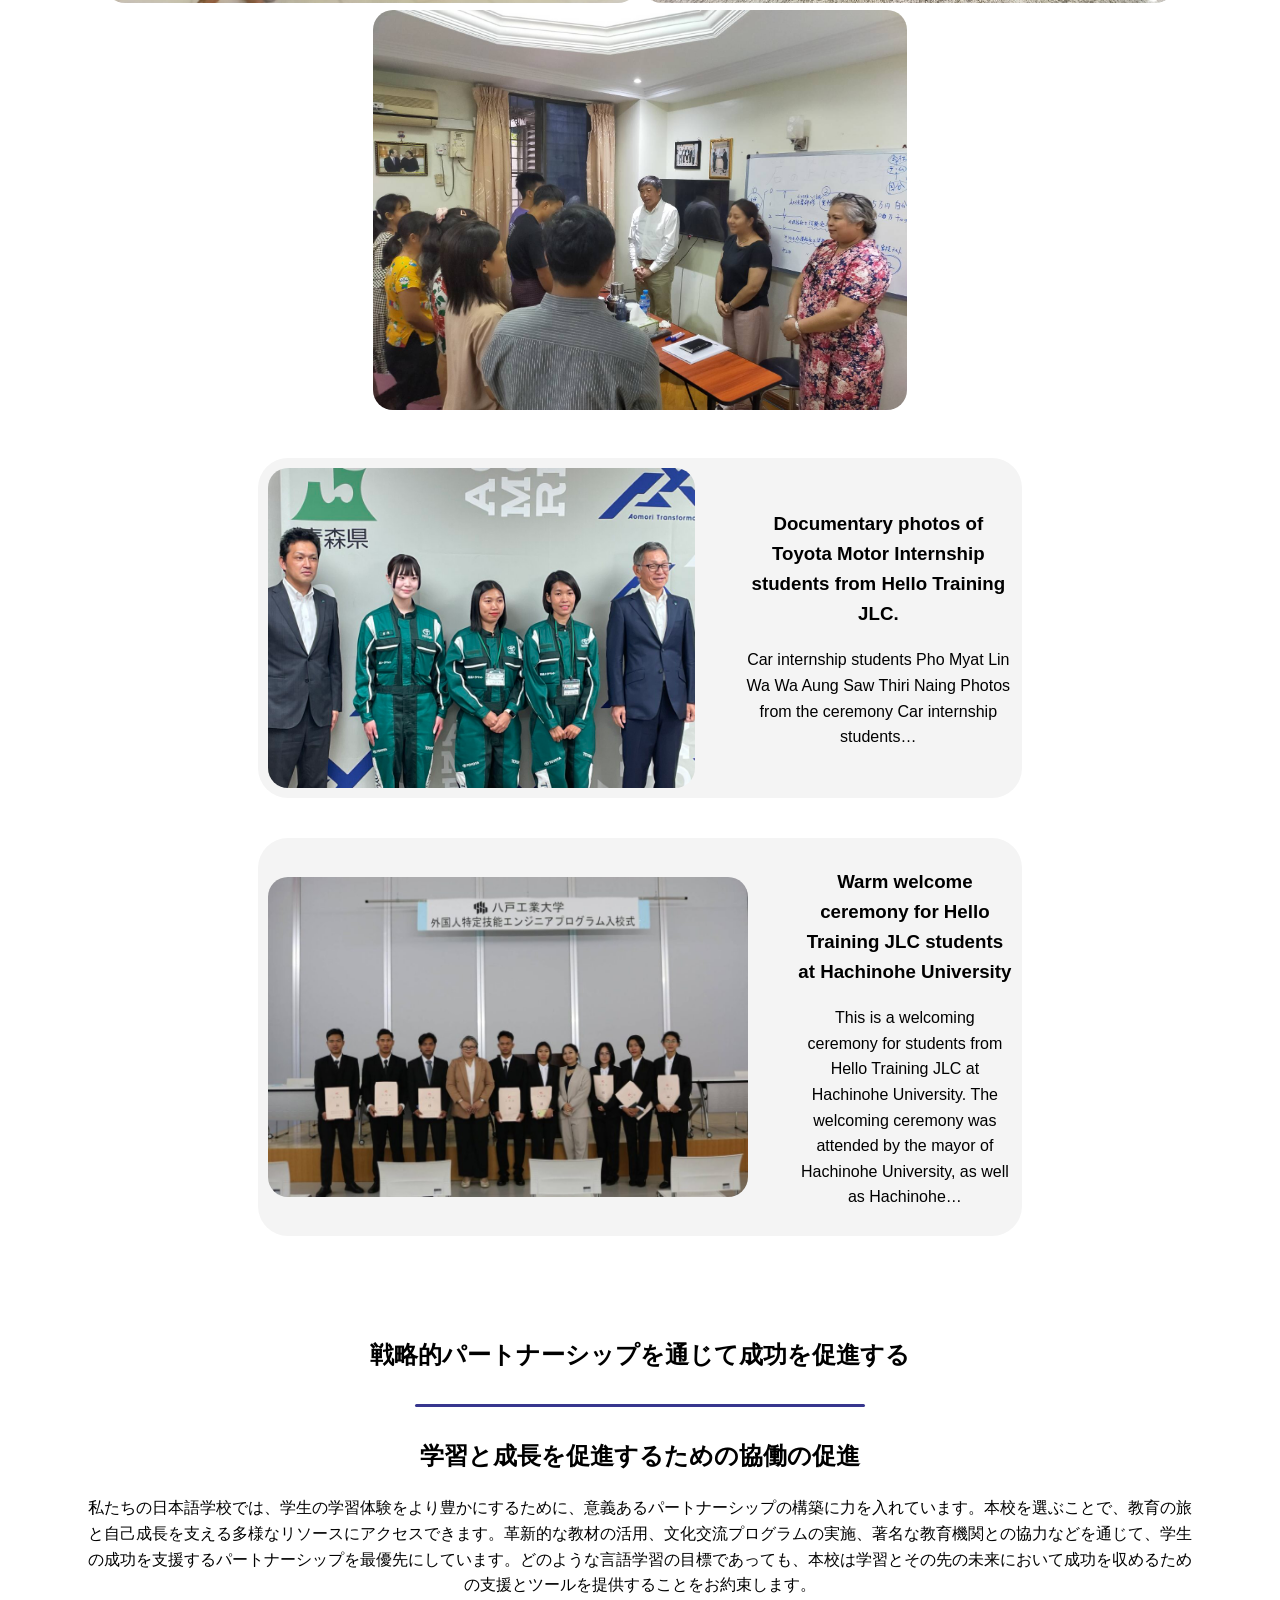
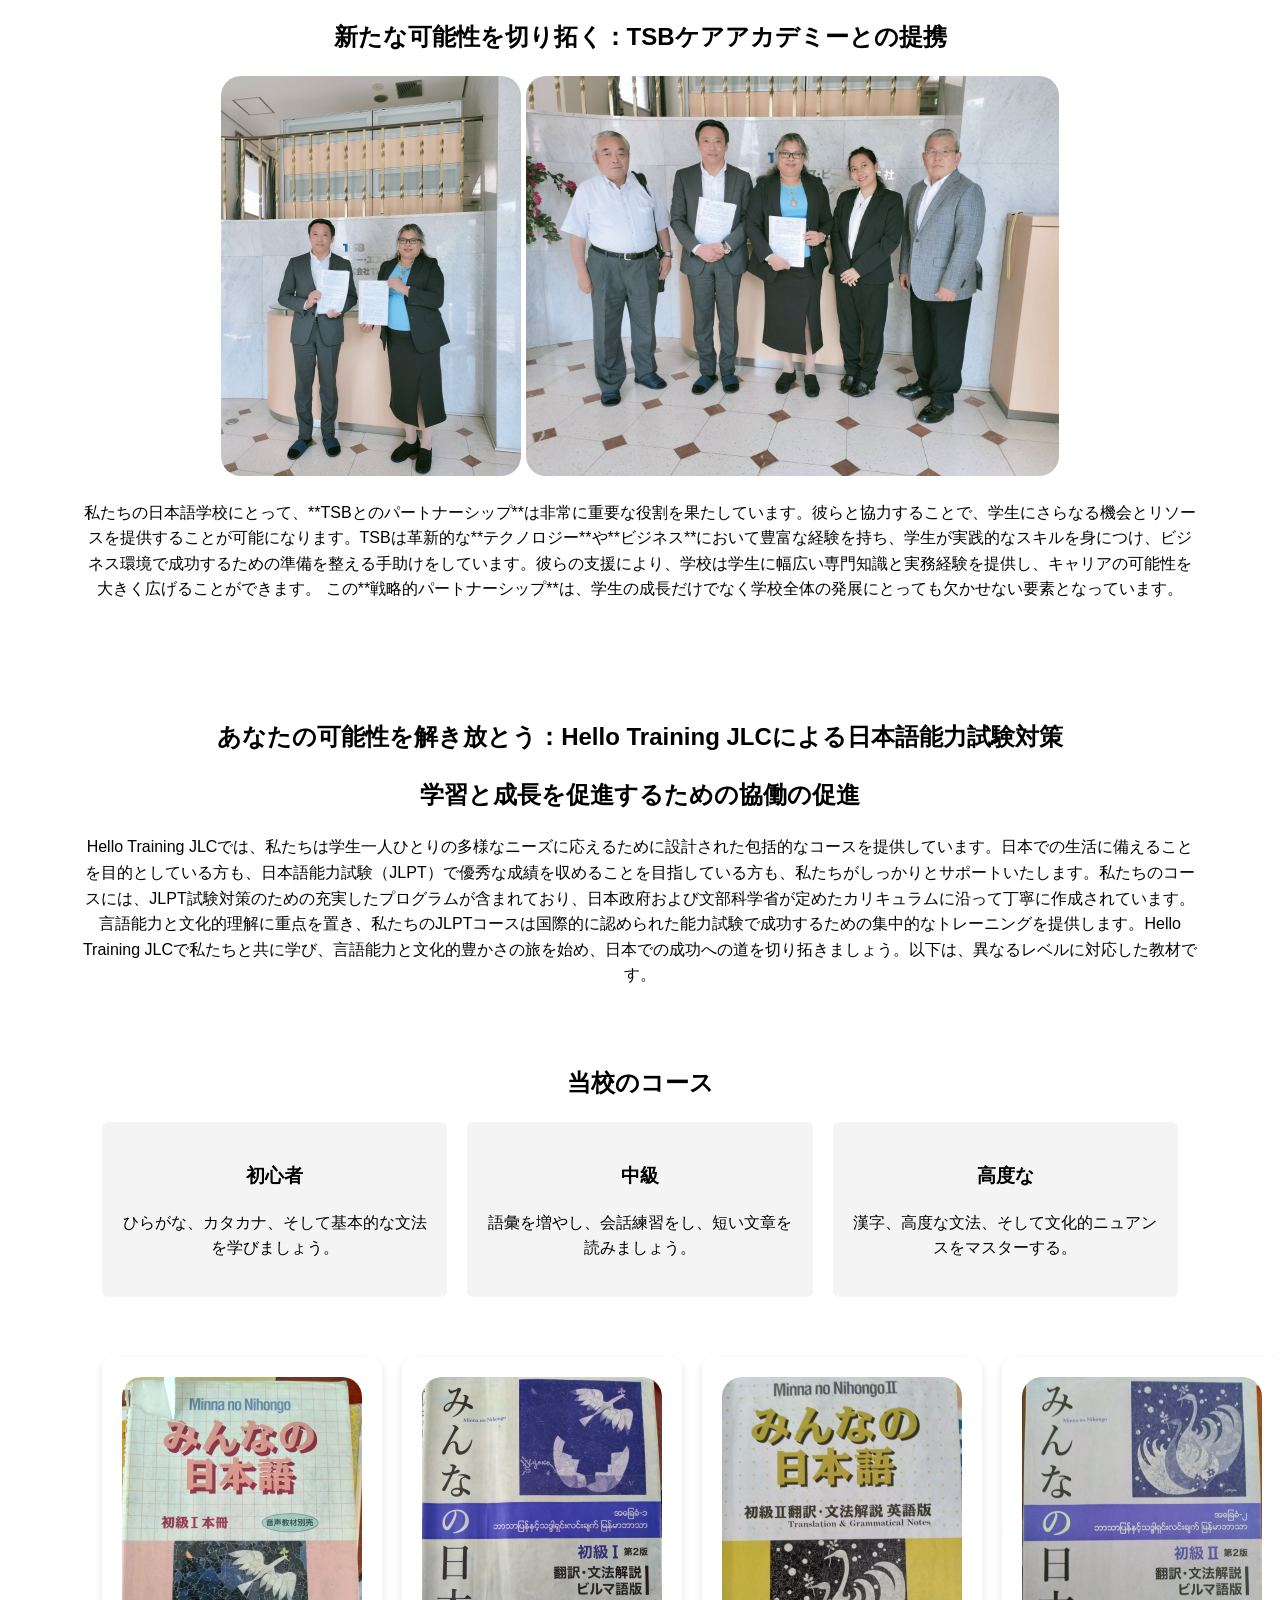
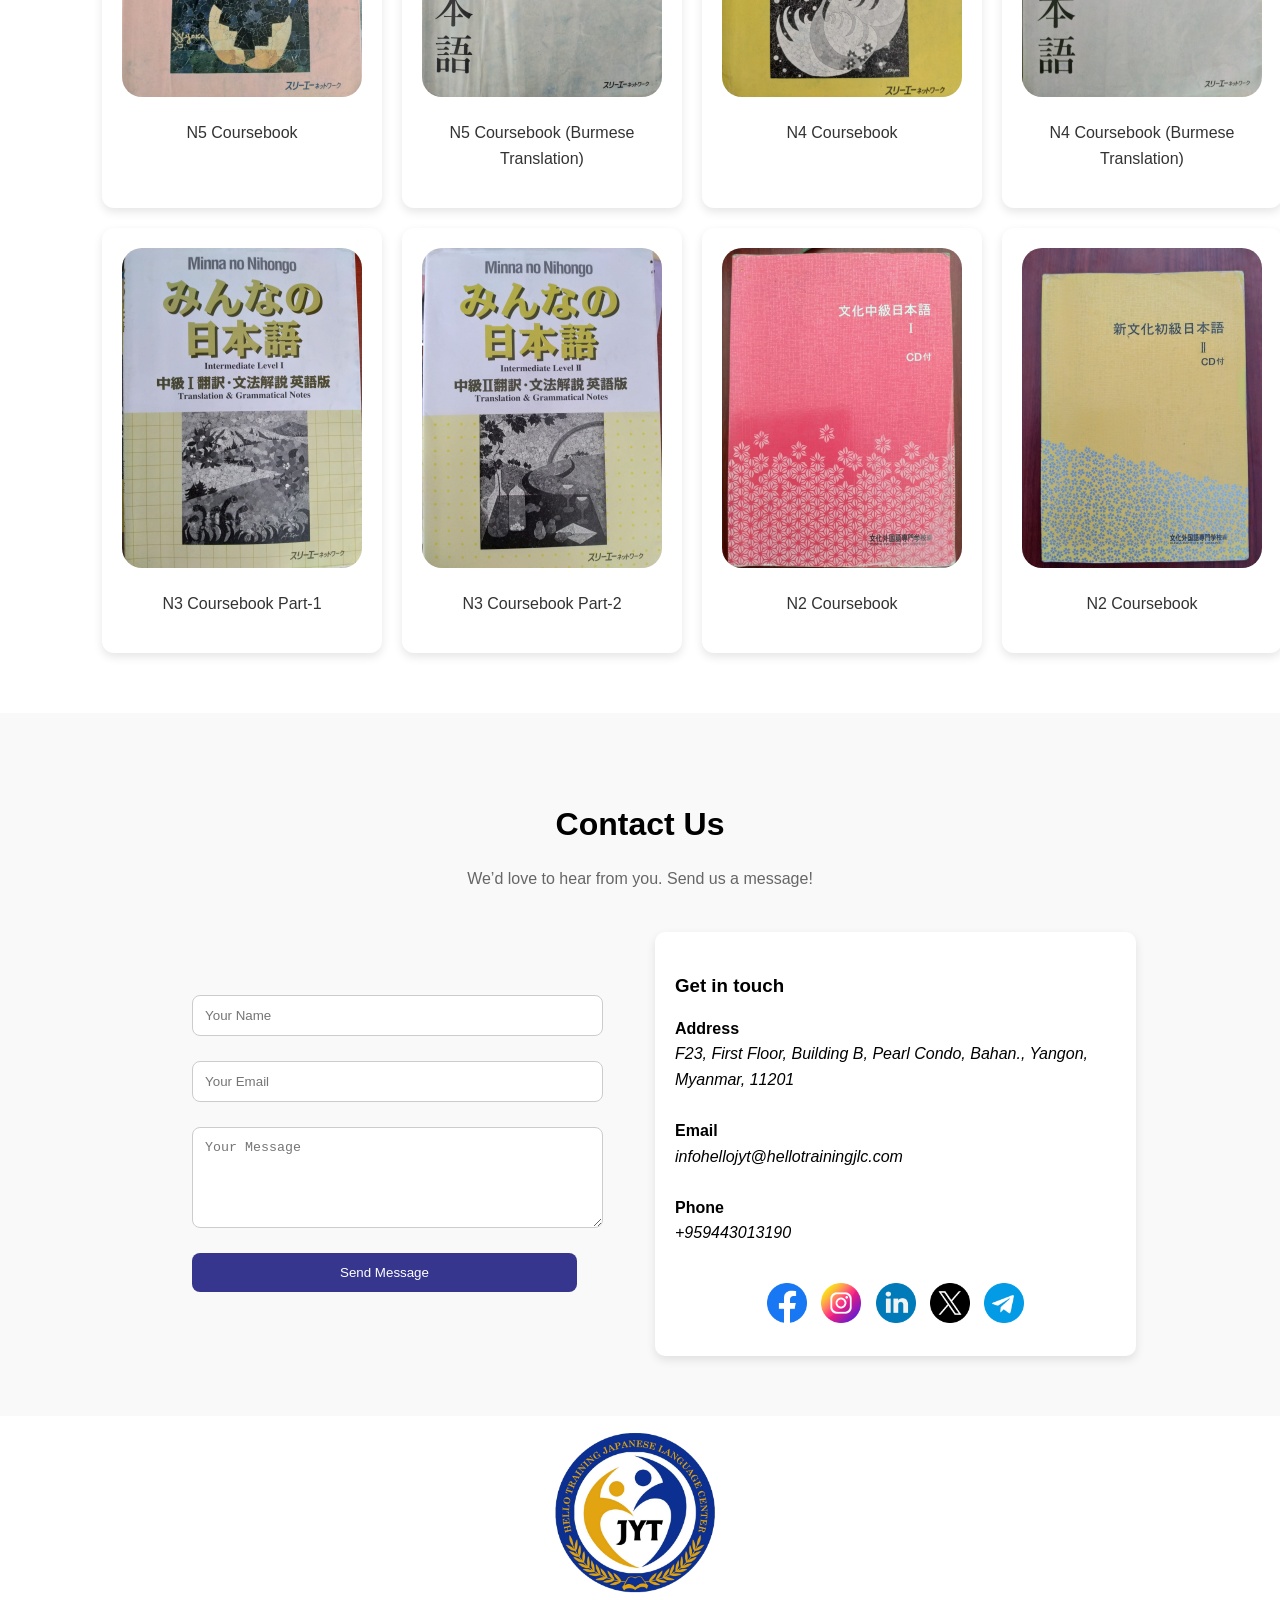
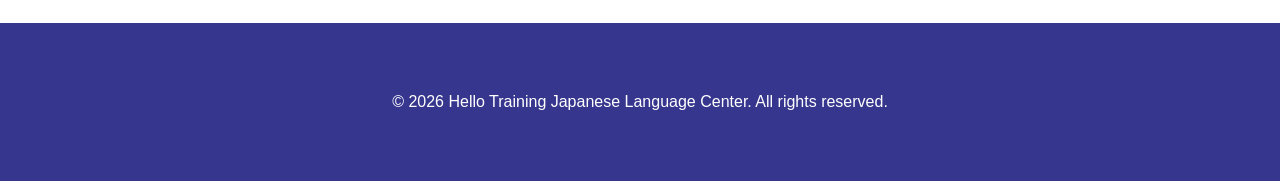
<file: jp/index.html>
<!DOCTYPE html>
<html lang="en">
<head>
  <meta charset="UTF-8">
  <meta name="viewport" content="width=device-width, initial-scale=1.0">
  <title>Japanese Language School</title>
  <link rel="stylesheet" href="/style.css">
</head>
<body>
  <!-- Header -->
  <header class="header">
    <a href="/index.html">
      <img src="/images/2158_with_no_bg-1.png" class="logo-img" alt="">
    </a>
    <div class="logo">日本語 ハロー・トレーニング日本語センター</div>
    <nav class="nav">
      <ul>
        <li><a href="#">ホーム </a></li>
        <li><a href="#about">私たちについて</a></li>
        <li><a href="#academics">学問 </a></li>
        <li><a href="#services">サービス </a></li>
        <li><a href="#events">イベント </a></li>
        <li><a href="#collaboration">協力 </a></li>
        <li><a href="#contact">お問い合わせ</a></li>
      </ul>
    </nav>
     <!-- <div class="lang-switcher">
    <select id="language-select">
      <option value="en">English</option>
      <option value="ja">日本語</option>
    </select>
  </div> -->
  <div class="language-switcher-container">
    <a href="/jp/index.html"><img class="flag-icon" src="/images/japan.png" alt=""></a>
    <a href="/mm/index.html"><img class="flag-icon" src="/images/myanmar.png" alt=""></a>
    <a href="/index.html"><img class="flag-icon" src="/images/united-kingdom.png" alt=""></a>
  </div>
    <button class="menu-toggle">☰</button>
  </header>

  <!-- Hero Section -->
  <section class="hero">
    <h1>私たちと一緒に日本語を学びましょう  </h1>
    <p>言語を極め、文化を受け入れよう</p>
    <a href="#courses" class="btn">講座を探す</a>
  </section>

  <!-- About Section -->
  <section id="about" class="about">

    <div class="about-us-container">
        <h1>私たちについて  </h1>
        <div class="decor-line-container">
            <hr class="decor-line">
        </div>
        <p>ハロー日本語トレーニングセンターは、バハン区カバーエーパゴダ通りに位置し、交通の便が良く、若者が積極的にビジネスコミュニティに参加できる場所です。国際的な視点から社会を向上させる人材を育成することを目指しています。ここでは、日本語をはじめ、政治学、経営哲学、日本文化などの外国語を学ぶことができます。</p>
    </div>

    

    <div class="">
        <div class="biography-container">
            <div>
                <img src="/images/2166.jpg" class="img-1" alt="">
            </div>
            <div class="motto">
                <h1>校長からのメッセージ  </h1>
                  ハロー日本語トレーニングセンターは、2022年に設立され、高等教育局に正式に認可された語学・職業支援機関です。本センターは、アジアにおけるミャンマーと日本の経済協力に貢献できる真のグローバル人材を育成するという基本理念のもとに創立されました。この理念に基づき、私たちの教育目標は、自信を持って国際社会—特に日本—で積極的に活躍できるグローバル人材を育てることです。現在、正式な日本語コースによる教育だけでなく、課外活動を通じた教育にも取り組んでいます。私たちは、未来の人材は「国際性」と「人間的価値」に根ざし、主体的に未来を創造し形づくる力を備えるべきだと信じています。
                <br>
              <div style="display: flex;">
                <p>
                  <a style="font-weight: bold;" href="/jp/dir/biography.html">校長 ドー・タジンヌエ の略歴を読む </a>
                </p>
              </div>
            </div>
        </div>
    </div>
    <div class="history">
      <a href="/jp/dir/history.html">私たちの歴史を読む </a>
      <hr>
    </div>
    <div class="student-staff-container">
      <div class="meet">
        <button class="meet-btn">
          <a href="/jp/dir/staff.html">スタッフ紹介  </a>
        </button>
      </div>
      <div class="meet">
        <button class="meet-btn">
          <a href="/jp/dir/students.html">学生紹介</a>
        </button>
      </div>
    </div>
    <div class="our-vision">
        <h1>ビジョンと使命  </h1>
        <div class="vision-container">
            <div class="">
                <h2>私たちのビジョン</h2>
                私たちは、人材の強化に特別な重点を置き、語学力と知的コミュニケーション能力の向上を図っています。私たちのプログラムは、特に日本において、国際社会のさまざまな課題解決に効果的に貢献できる人材を育成することを目的としています。また、社会に貢献する工学系教育機関への橋渡しを行い、価値ある人材を育てることにも注力しています。日本および国際社会の発展を優先する知識と技能を習得することで、学生一人ひとりが体系的なコースを通じて能力を高めることができます。さらに、学生は日本と国際社会との交流プログラムを通じて多様な文化や価値観に触れ、豊かな文化的交流を体験することができます。
              </div>
            <div class="">
                <h2>私たちの使命  </h2>
                学生には、ネイティブスピーカーとの日常会話やディスカッションに参加する機会が与えられ、支援的で充実した学習環境が整えられています。また、学生が協力し合い、他者と効果的に働く能力を育成する機会も数多くあります。創設者が日本の奨学金制度や人材育成において10年以上の経験を有していることに加え、多くのスタッフが日本の大学で学んだ経験を持ち、その貴重な経験を活かして教育を強化し、人材開発を推進しています。
              </div>
        </div>
    </div>

    <!-- <form action="https://www.google.com/search" method="GET">
      <input type="text" name="q" placeholder="Search...">
      <button type="submit">Search</button>
   </form> -->
    

    <div class="link-container">
        <li><a href="#courses">Pass the civil engineering proficiency exam</a></li>
        <li><a href="#contact">Documentary photos of Toyota Motor Internship students from Hello Training JLC.</a></li>
        <li><a href="#about">Warm welcome ceremony for Hello Training JLC students at Hachinohe University</a></li>
        <li><a href="#courses">Tokugawa Skilled Worker Qualification Examination held in Thailand</a></li>
        <li><a href="#contact">Images of the TSB Japan Supervisory Committee visiting and providing training</a></li>
    </div>
  </section>

  <!-- Academics Section -->
  <section id="academics" class="academics">
    <div class="academics-1">
        <h1>Academics</h1>
        <div class="decor-line-container">
            <hr class="decor-line">
        </div>
        <h2>学習</h2>
        <p>
          日本語教育学科では、教育者として日本語教授法を習得すると同時に、さまざまな言語分野から日本語を分析・研究することを目指しています。日本文化の本質を探る研究を行い、日本と欧米・アジア諸国との文化比較を実施し、異文化コミュニケーション教育ツールの研究開発にも取り組むことで、日本語教育の方法を学びます。私たちの目的は、日本と世界各国の文化や社会をつなぐ架け橋となる人材を育成することです。
        </p>
            <img src="/images/4237_0-1024x768.jpg" class="academics-img-1" alt="">
            <img src="/images/2202_0.jpg" class="academics-img-1" alt="">
            <h3>ハロートレーニング日本語センターの総合学術プログラム</h3>
            <p>ハロートレーニング日本語学校では、日本語能力試験（JLPT）に備えるための専門的なコースを提供しています。これらのコースは、JLPT試験で優秀な成績を収めるために必要な言語スキルと知識を学生に身につけさせるよう慎重に設計されています。語彙、文法、読解、聴解といった試験のすべての要素に焦点を当て、学生は試験でのパフォーマンスを向上させるための的確な指導と練習を受けます。経験豊富な講師が包括的な教材を用いて学生を導き、成功のための有益な洞察や戦略を提供します。徹底した準備と個別のサポートにより、ハロートレーニング日本語学校の学生は自信を持ってJLPT試験に臨み、日本語学習の目標を達成することができます。</p>
          </div>
  </section>
  <hr style="width: 50%;">

  <!-- Services Section -->
  <section id="services" class="academics">
    <div class="academics-1">
        <h1 class="header-small-screen">ハロートレーニング日本語センターが提供する多様なサービス</h1>
        <div class="decor-line-container">
            <hr class="decor-line">
        </div>
        <p>
          ハロートレーニング日本語学校では、学生の多様なニーズに応えるため、幅広いサービスを提供しています。初級・中級・上級といった各レベルに対応した多彩なコースを設け、学生が自分の習熟度に合った指導を受けられるようにしています。授業は経験豊富で資格を持つ講師によって行われ、インタラクティブな教授法を用いて学生を積極的に参加させ、言語能力の向上を図っています。
        </p>
        <h2>また、弊社では以下のサービスも提供しています。</h2>
        <h2>キャリア指導およびカウンセリングサービス</h2>
        <img src="/images/4186_0-1024x768.jpg" class="academics-img-1" alt="">
        <p>ハロートレーニング日本語学校では、学生が自身のプロフェッショナルな目標を達成できるよう、包括的なキャリア指導とカウンセリングサービスを提供しています。個別のガイダンスとパーソナライズされた助言を通じて、学生が複雑な就職市場を理解し、キャリア発展のための戦略を構築できるよう支援します。経験豊富なカウンセラーが各業界に関する深い洞察を提供し、履歴書作成、面接準備、ネットワーキング能力の向上をサポートします。さらに、学生は国内外でのインターンシップや就職機会に関する指導も受けることができます。個別支援とキャリア成長への注力により、ハロートレーニング日本語学校は学生が自らの希望に沿った充実したキャリアを築けるよう後押ししています。</p>
        <h2>専門能力開発プログラムおよび職業訓練コース</h2>
        <img src="/images/2192_0.jpg" class="academics-img-1-pro" alt="">
        <p>ハロートレーニング日本語学校では、学生が自身のプロフェッショナルな目標を達成できるよう、ハロートレーニング日本語学校では、学生が自身のプロフェッショナルな目標を達成できるよう、包括的なキャリア指導とカウンセリングサービスを提供しています。個別のガイダンスとパーソナライズされた助言を通じて、学生が複雑な就職市場を理解し、キャリア発展のための戦略を構築できるよう支援します。経験豊富なカウンセラーが各業界に関する深い洞察を提供し、履歴書作成、面接準備、ネットワーキング能力の向上をサポートします。さらに、学生は国内外でのインターンシップや就職機会に関する指導も受けることができます。個別支援とキャリア成長への注力により、ハロートレーニング日本語学校は学生が自らの希望に沿った充実したキャリアを築けるよう後押ししています。</p>
      </div>
  </section>

  <!-- Events Section -->
  <section id="events" class="events">
    <h1 class="header-small-screen">文化体験：ハロー・トレーニング日本語センターでのイベントとアクティビティ</h1>
    <div class="decor-line-container line-container">
            <hr class="decor-line">
        </div>
    <p>当校は、初心者から上級者までを対象とした日本語講座を提供する専門の語学学校です。私たちの使命は、日本語の流暢さを身につけながら、日本文化に深く触れていただくことです。</p>
    <div>
        <img src="/images/4165.jpg" class="academics-img-2" alt="">    
        <img src="/images/4169_0.jpg" class="academics-img-1" alt="">    
        <img src="/images/4170_0.jpg" class="academics-img-1" alt="">    
        <img src="/images/4171_0.jpg" class="academics-img-1" alt="">    
    </div>
    <div class="event-card">
            <img src="/images/444678CB-2501-4480-9F21-29F68ACF7C7D-1-1024x768.jpg" class="event-img-1" alt="">
            <div class="sub-event-card">
                <h3>Documentary photos of Toyota Motor Internship students from Hello Training JLC.</h3>
                <p>Car internship students Pho Myat Lin Wa Wa Aung Saw Thiri Naing Photos from the ceremony Car internship students…</p>
            </div>
        </div>
        <div class="event-card">
            <img src="/images/2828_0-1-1024x683.jpg" class="event-img-1" alt="">
            <div class="sub-event-card">
                <h3>Warm welcome ceremony for Hello Training JLC students at Hachinohe University</h3>
                <p>This is a welcoming ceremony for students from Hello Training JLC at Hachinohe University. The welcoming ceremony was attended by the mayor of Hachinohe University, as well as Hachinohe…</p>
            </div>
        </div>
</section>

  <!-- Collaboration Section -->
  <section id="collaboration" class="academics">
    <div class="academics-1">
        <h1 class="header-small-screen">戦略的パートナーシップを通じて成功を促進する</h1>
        <div class="decor-line-container">
            <hr class="decor-line">
        </div>
        <h2 class="foster">学習と成長を促進するための協働の促進</h2>
        <p>私たちの日本語学校では、学生の学習体験をより豊かにするために、意義あるパートナーシップの構築に力を入れています。本校を選ぶことで、教育の旅と自己成長を支える多様なリソースにアクセスできます。革新的な教材の活用、文化交流プログラムの実施、著名な教育機関との協力などを通じて、学生の成功を支援するパートナーシップを最優先にしています。どのような言語学習の目標であっても、本校は学習とその先の未来において成功を収めるための支援とツールを提供することをお約束します。</p>
        <h2 class="header-small-screen">新たな可能性を切り拓く：TSBケアアカデミーとの提携</h2>
        <img src="/images/IMG-26aa6ed3fe397efd49c1e0464fba277e-V.jpg" class="academics-img-1" alt="">
        <img src="/images/IMG-5455194b5b98c6811b9b1e1604ab818f-V.jpg" class="academics-img-1" alt="">
        <p>私たちの日本語学校にとって、**TSBとのパートナーシップ**は非常に重要な役割を果たしています。彼らと協力することで、学生にさらなる機会とリソースを提供することが可能になります。TSBは革新的な**テクノロジー**や**ビジネス**において豊富な経験を持ち、学生が実践的なスキルを身につけ、ビジネス環境で成功するための準備を整える手助けをしています。彼らの支援により、学校は学生に幅広い専門知識と実務経験を提供し、キャリアの可能性を大きく広げることができます。  

この**戦略的パートナーシップ**は、学生の成長だけでなく学校全体の発展にとっても欠かせない要素となっています。</p>
      </div>
  </section>

  <!-- Courses Section -->
   <section id="courses" class="academics">
    <div class="academics-1">
        <h1 class="header-small-screen">あなたの可能性を解き放とう：Hello Training JLCによる日本語能力試験対策</h1>
        <h2 class="foster">学習と成長を促進するための協働の促進</h2>
        <p>
          Hello Training JLCでは、私たちは学生一人ひとりの多様なニーズに応えるために設計された包括的なコースを提供しています。日本での生活に備えることを目的としている方も、日本語能力試験（JLPT）で優秀な成績を収めることを目指している方も、私たちがしっかりとサポートいたします。私たちのコースには、JLPT試験対策のための充実したプログラムが含まれており、日本政府および文部科学省が定めたカリキュラムに沿って丁寧に作成されています。言語能力と文化的理解に重点を置き、私たちのJLPTコースは国際的に認められた能力試験で成功するための集中的なトレーニングを提供します。Hello Training JLCで私たちと共に学び、言語能力と文化的豊かさの旅を始め、日本での成功への道を切り拓きましょう。以下は、異なるレベルに対応した教材です。
        </p>
        <section id="courses" class="courses">
          <h2>当校のコース </h2>
          <div class="course-grid">
            <div class="course-card">
              <h3>初心者</h3>
              <p>ひらがな、カタカナ、そして基本的な文法を学びましょう。</p>
            </div>
            <div class="course-card">
              <h3>中級</h3>
              <p>語彙を増やし、会話練習をし、短い文章を読みましょう。</p>
            </div>
            <div class="course-card">
              <h3>高度な</h3>
              <p>漢字、高度な文法、そして文化的ニュアンスをマスターする。</p>
            </div>
          </div>
        </section>
        <div class="books-container">
            <div class="card">
                <img src="/images/IMG_20240330_143921-scaled.jpg" class="event-img-1" alt="">
                <p>N5 Coursebook</p>
            </div>
            <div class="card">
                <img src="/images/IMG_20240330_144622-scaled.jpg" class="event-img-1" alt="">
                <p>N5 Coursebook (Burmese Translation)</p>
            </div>
            <div class="card">
                <img src="/images/IMG_20240330_143739-scaled.jpg" class="event-img-1" alt="">
                <p>N4 Coursebook</p>
            </div>
            <div class="card">
                <img src="/images/IMG_20240330_144014-scaled.jpg" class="event-img-1" alt="">
                <p>N4 Coursebook (Burmese Translation)</p>
            </div>
            <div class="card">
                <img src="/images/IMG_20240330_143625-scaled.jpg" class="event-img-1" alt="">
                <p>N3 Coursebook Part-1</p>
            </div>
            <div class="card">
                <img src="/images/IMG_20240330_144119-scaled.jpg" class="event-img-1" alt="">
                <p>N3 Coursebook Part-2</p>
            </div>
            <div class="card">
                <img src="/images/IMG_20240330_145352-scaled-e1711915809689.jpg" class="event-img-1" alt="">
                <p>N2 Coursebook</p>
            </div>
            <div class="card">
                <img src="/images/IMG_20240330_145357-scaled.jpg" class="event-img-1" alt="">
                <p>N2 Coursebook</p>
            </div>
            
        </div>
    </div>
  </section>

  <!-- Contact Section -->
  <section id="contact" class="contact">
  <div class="contact-container">
    <h2 class="contact-title">Contact Us</h2>
    <p class="contact-subtitle">We’d love to hear from you. Send us a message!</p>

    <div class="contact-content">
      
      <!-- Contact Form -->
      <form class="contact-form">
        <input type="text" placeholder="Your Name" required>
        <input type="email" placeholder="Your Email" required>
        <textarea rows="5" placeholder="Your Message" required></textarea>
        <button type="submit">Send Message</button>
      </form>

      <!-- Contact Info -->
      <div class="contact-info">
        <h3>Get in touch</h3>
        <label for=""> <b>Address</b></label>
        <address>F23, First Floor, Building B, Pearl Condo, Bahan., Yangon, Myanmar, 11201</address>
         <br>
        <label for=""> <b>Email</b></label>
        <address>infohellojyt@hellotrainingjlc.com</address>
        <br>
        <label for=""> <b>Phone</b></label>
        <address>+959443013190</address>
        <div class="socials">
          <a href="">
            <img src="/images/socials/facebook.png" alt="">

          </a>
          <a href="">
            <img src="/images/socials/instagram.png" alt="">

          </a>
          <a href="">
            <img src="/images/socials/linkedin (1).png" alt="">

          </a>
          <a href="">
            <img src="/images/socials/twitter.png" alt="">

          </a>
          <a href="">
            <img src="/images/socials/telegram.png" alt="">

          </a>
        </div>
      </div>

    </div>
  </div>
</section>
<div class="logo-end">
    <a href="#">
        <img src="/images/2158_with_no_bg-1.png" class="logo-img-end" alt="">
    </a>
</div>

  <!-- Footer -->
  <footer class="footer">
    <p>&copy; 2026 Hello Training Japanese Language Center. All rights reserved.</p>
  </footer>

  <script src="/index.js"></script>
  <!-- <script async src="https://cse.google.com/cse.js?cx=YOUR_ENGINE_ID"></script> -->
</body>
</html>
</file>
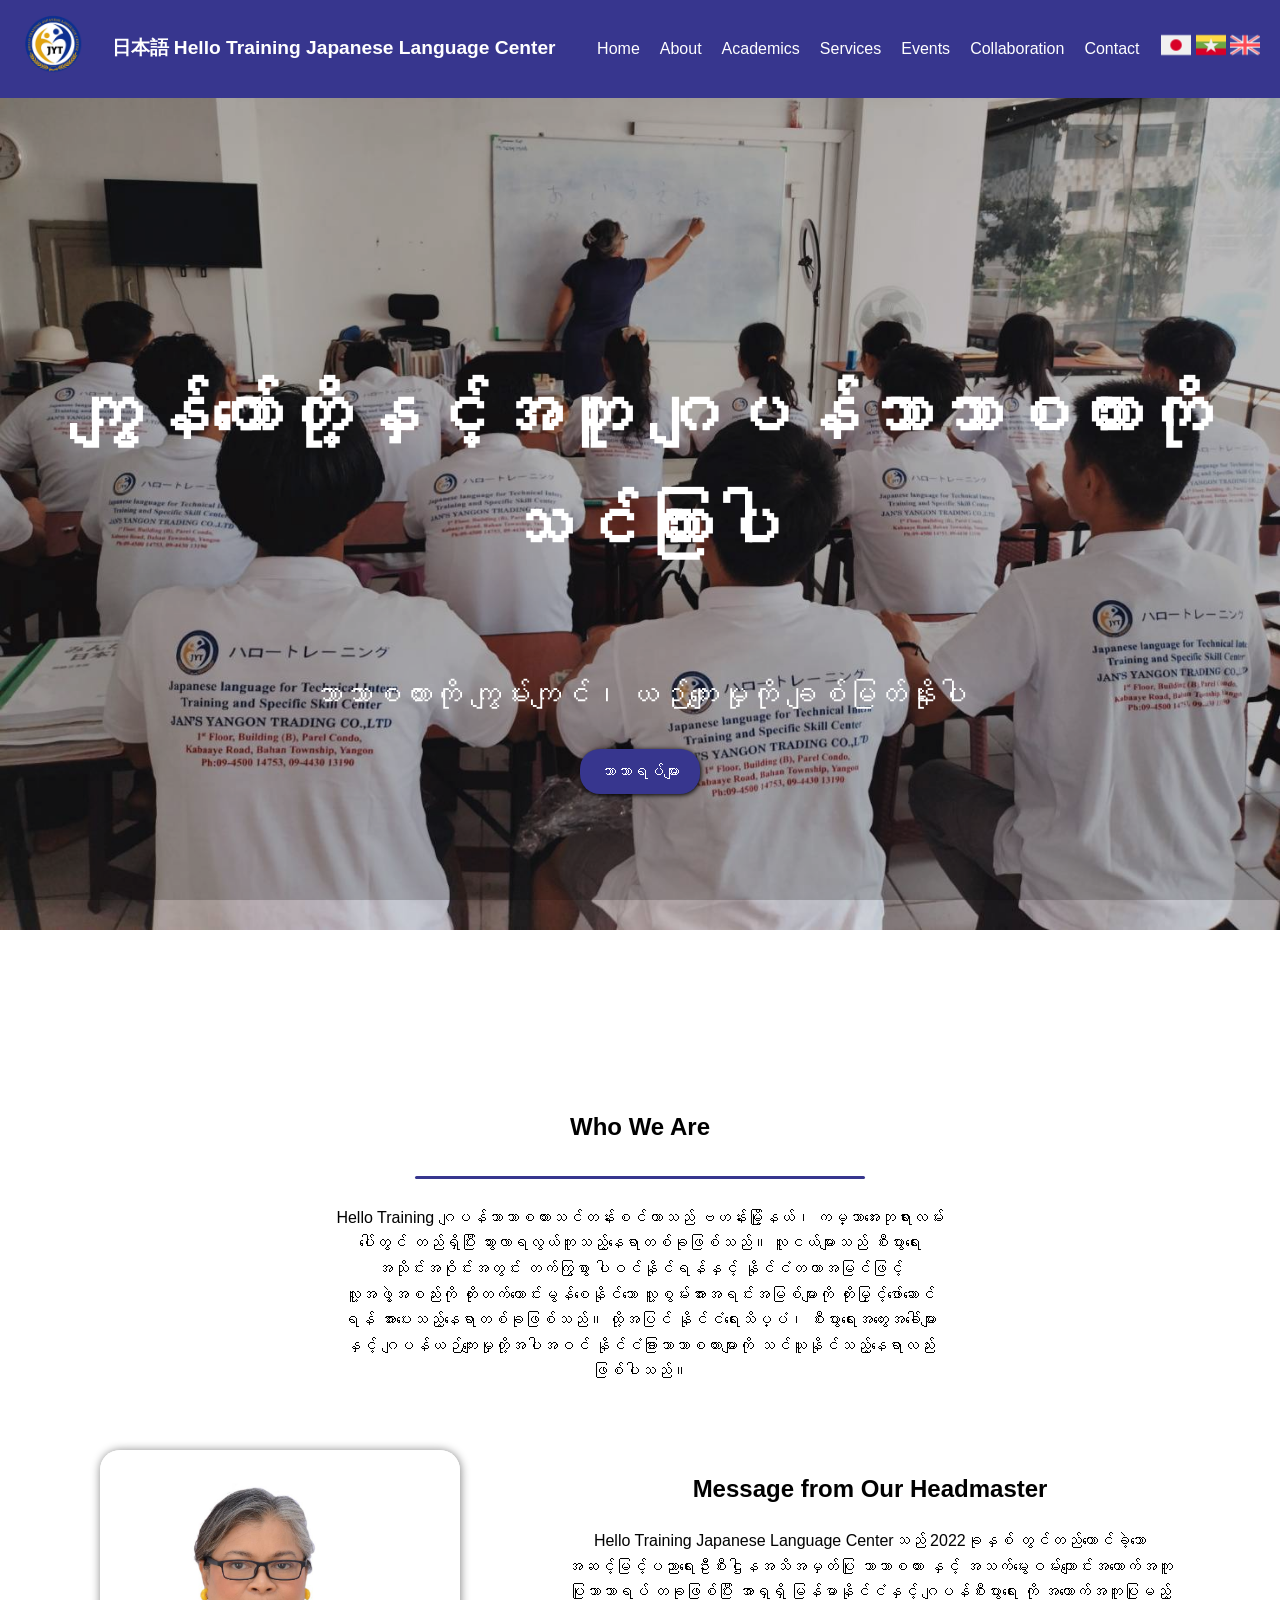
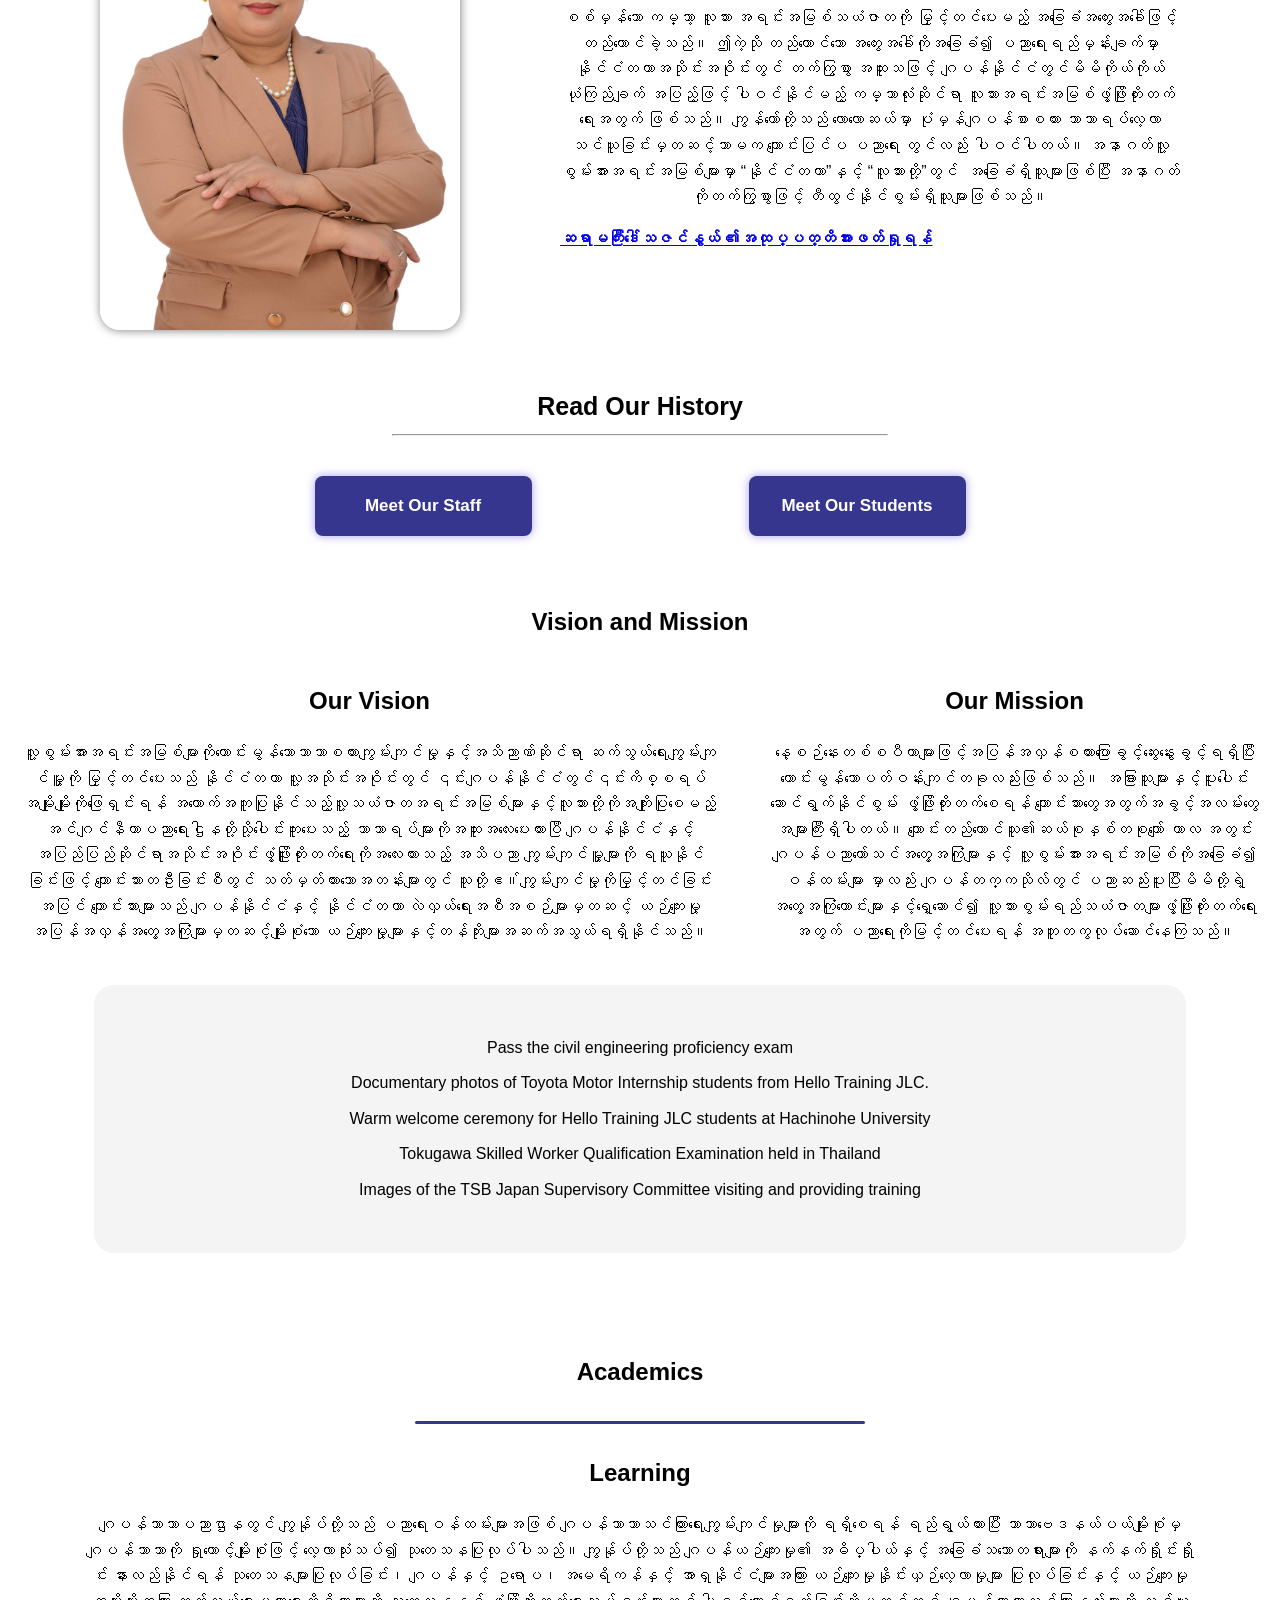
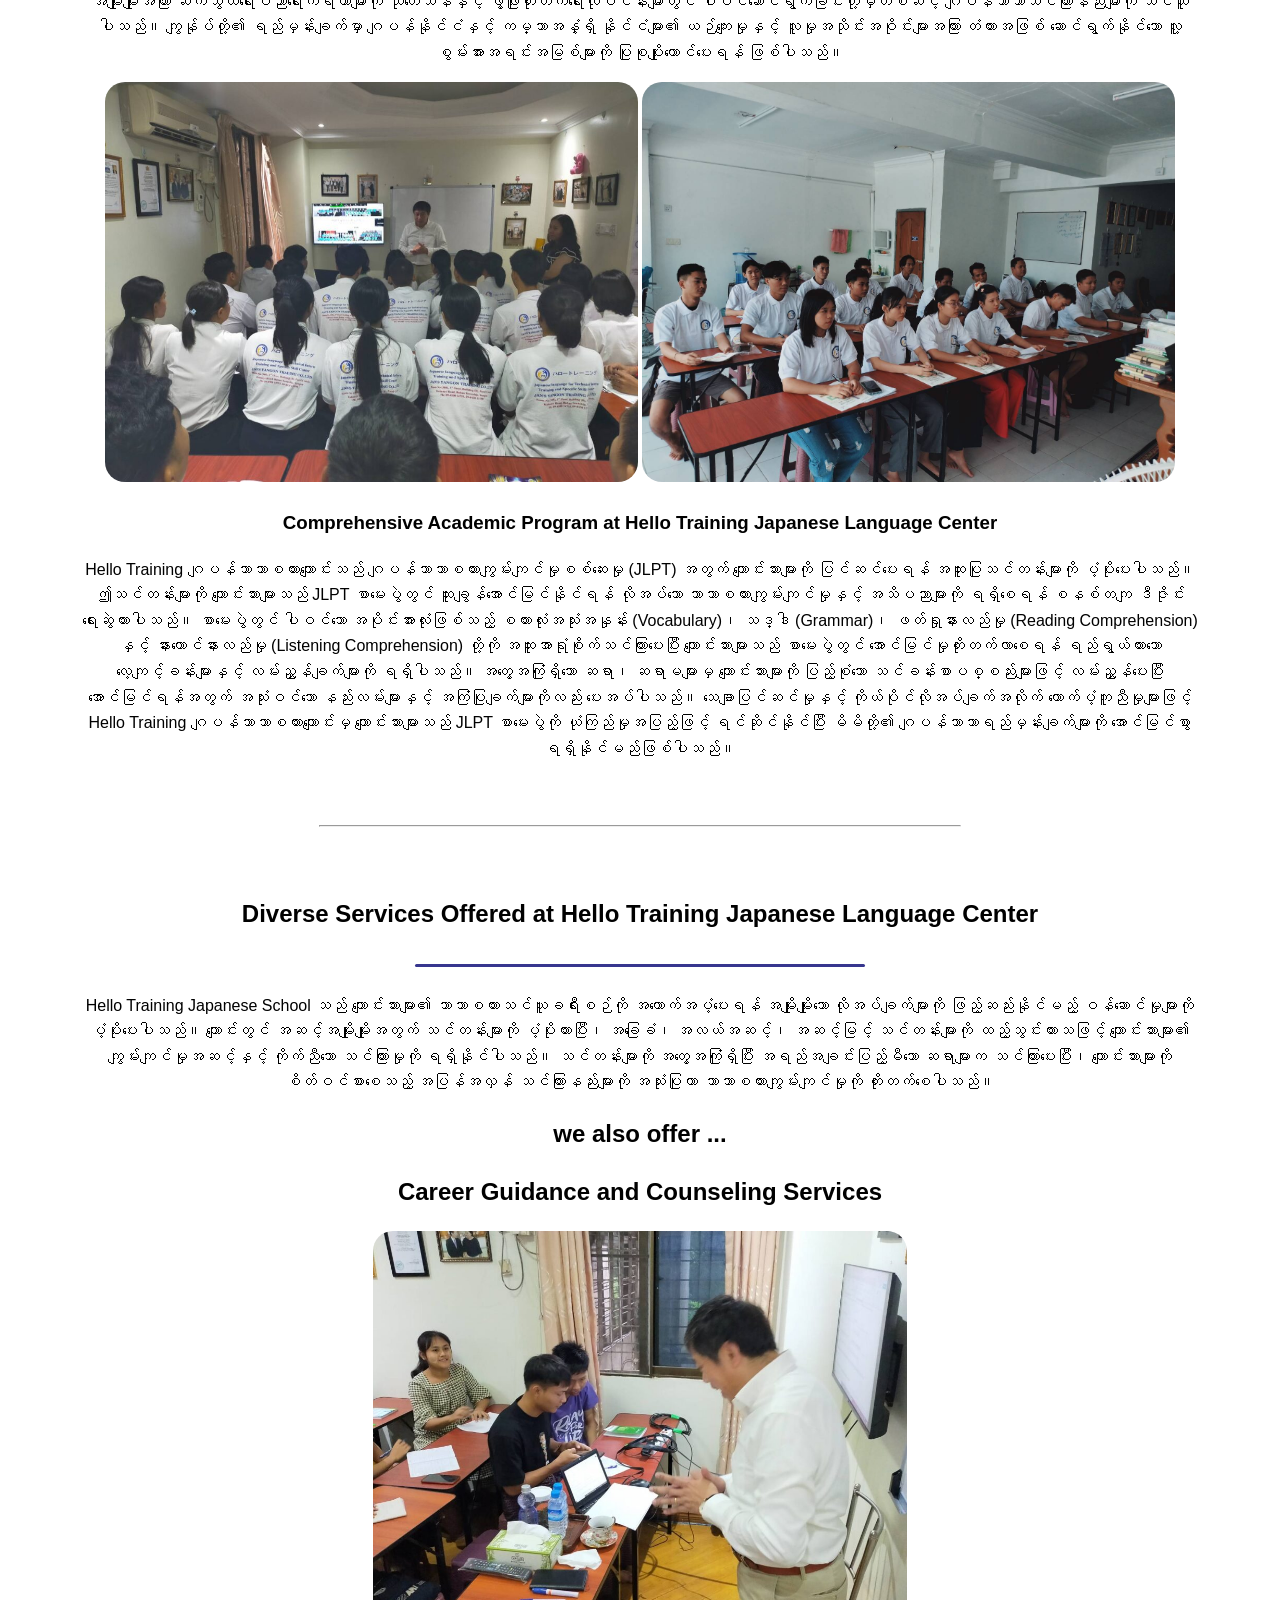
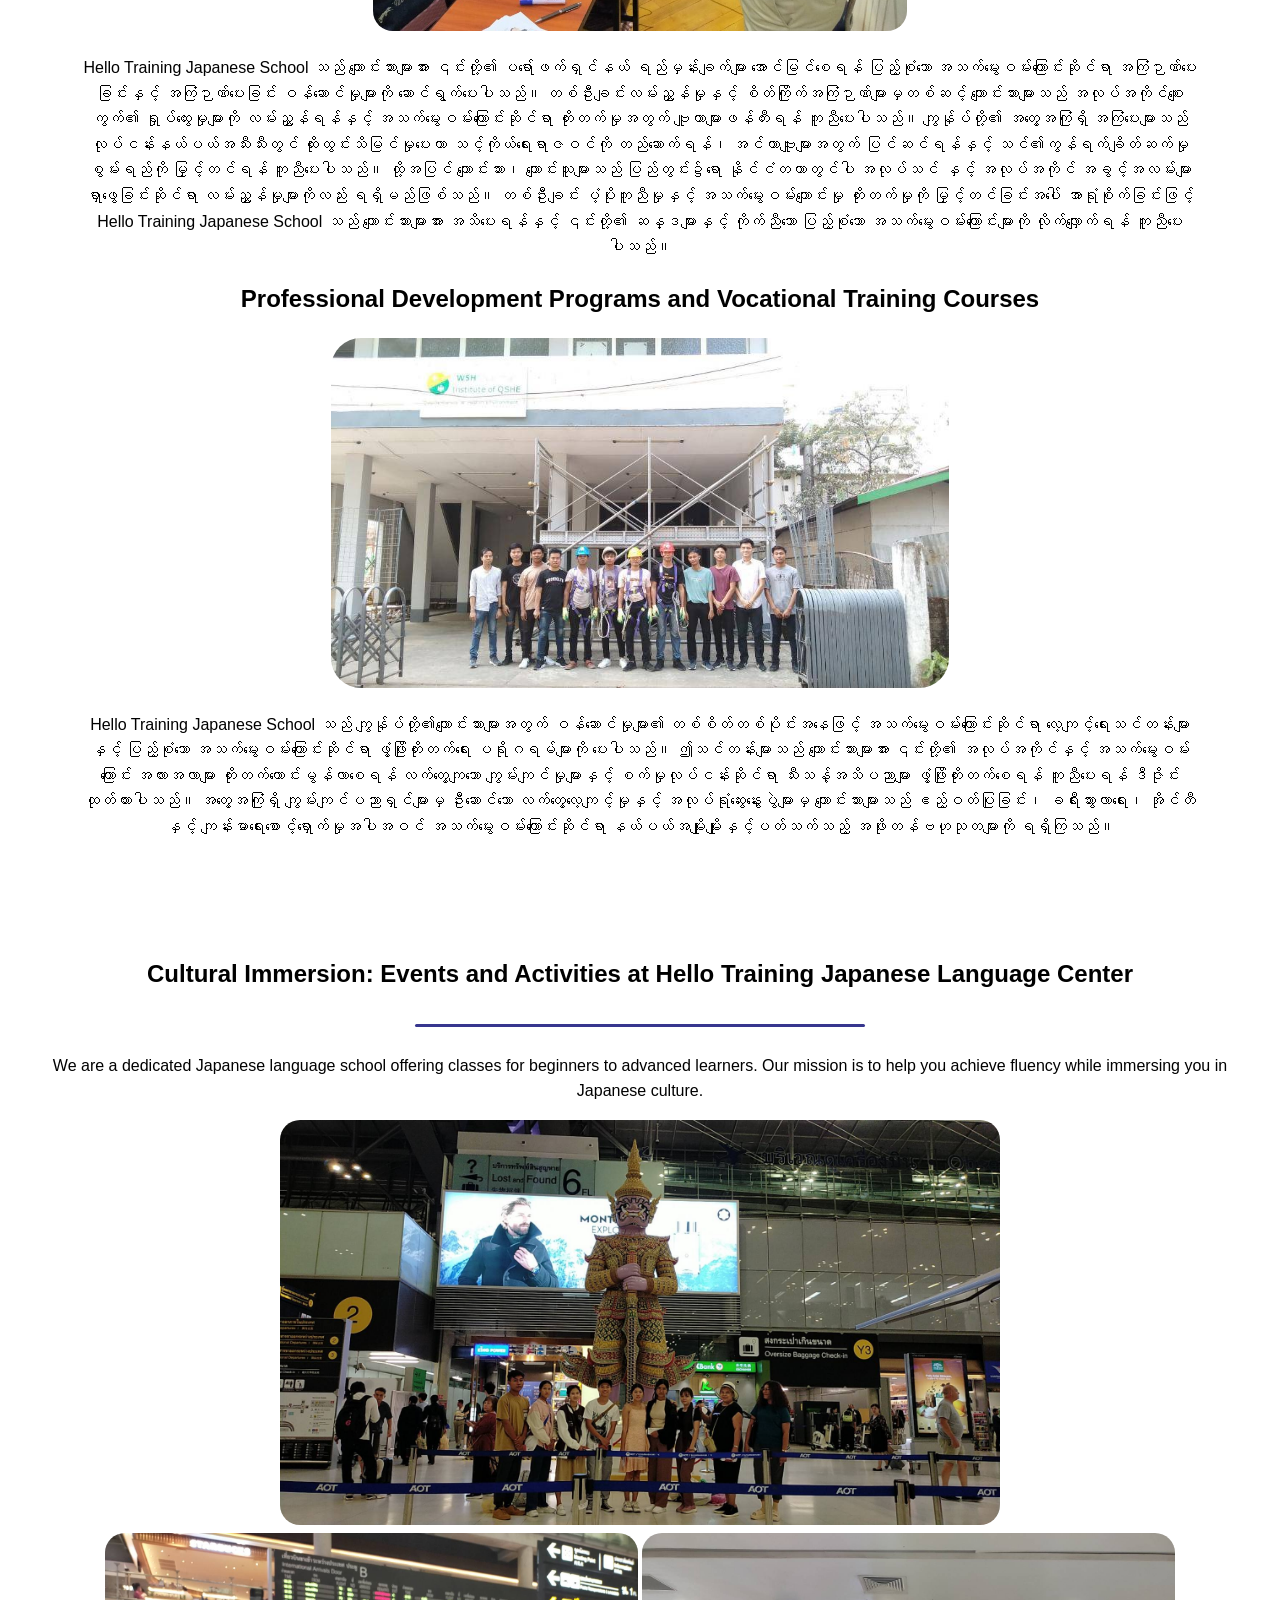
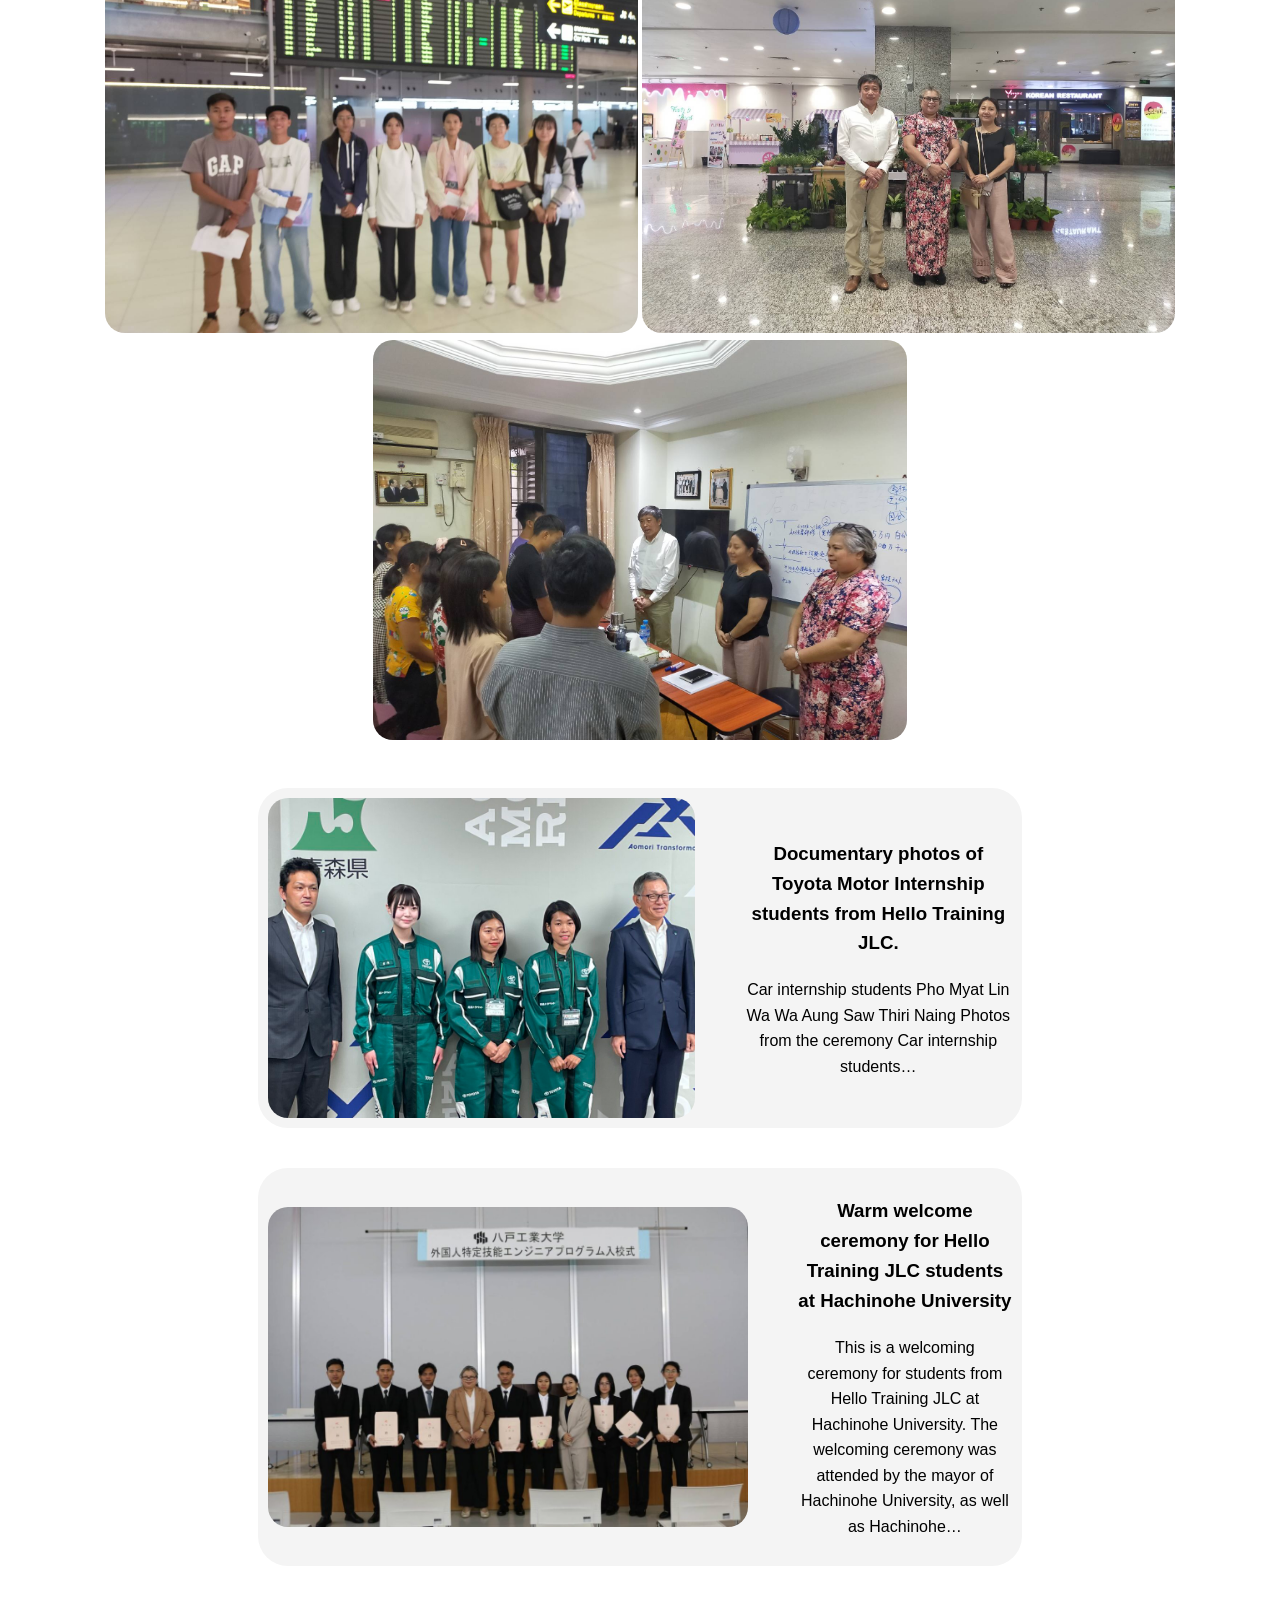
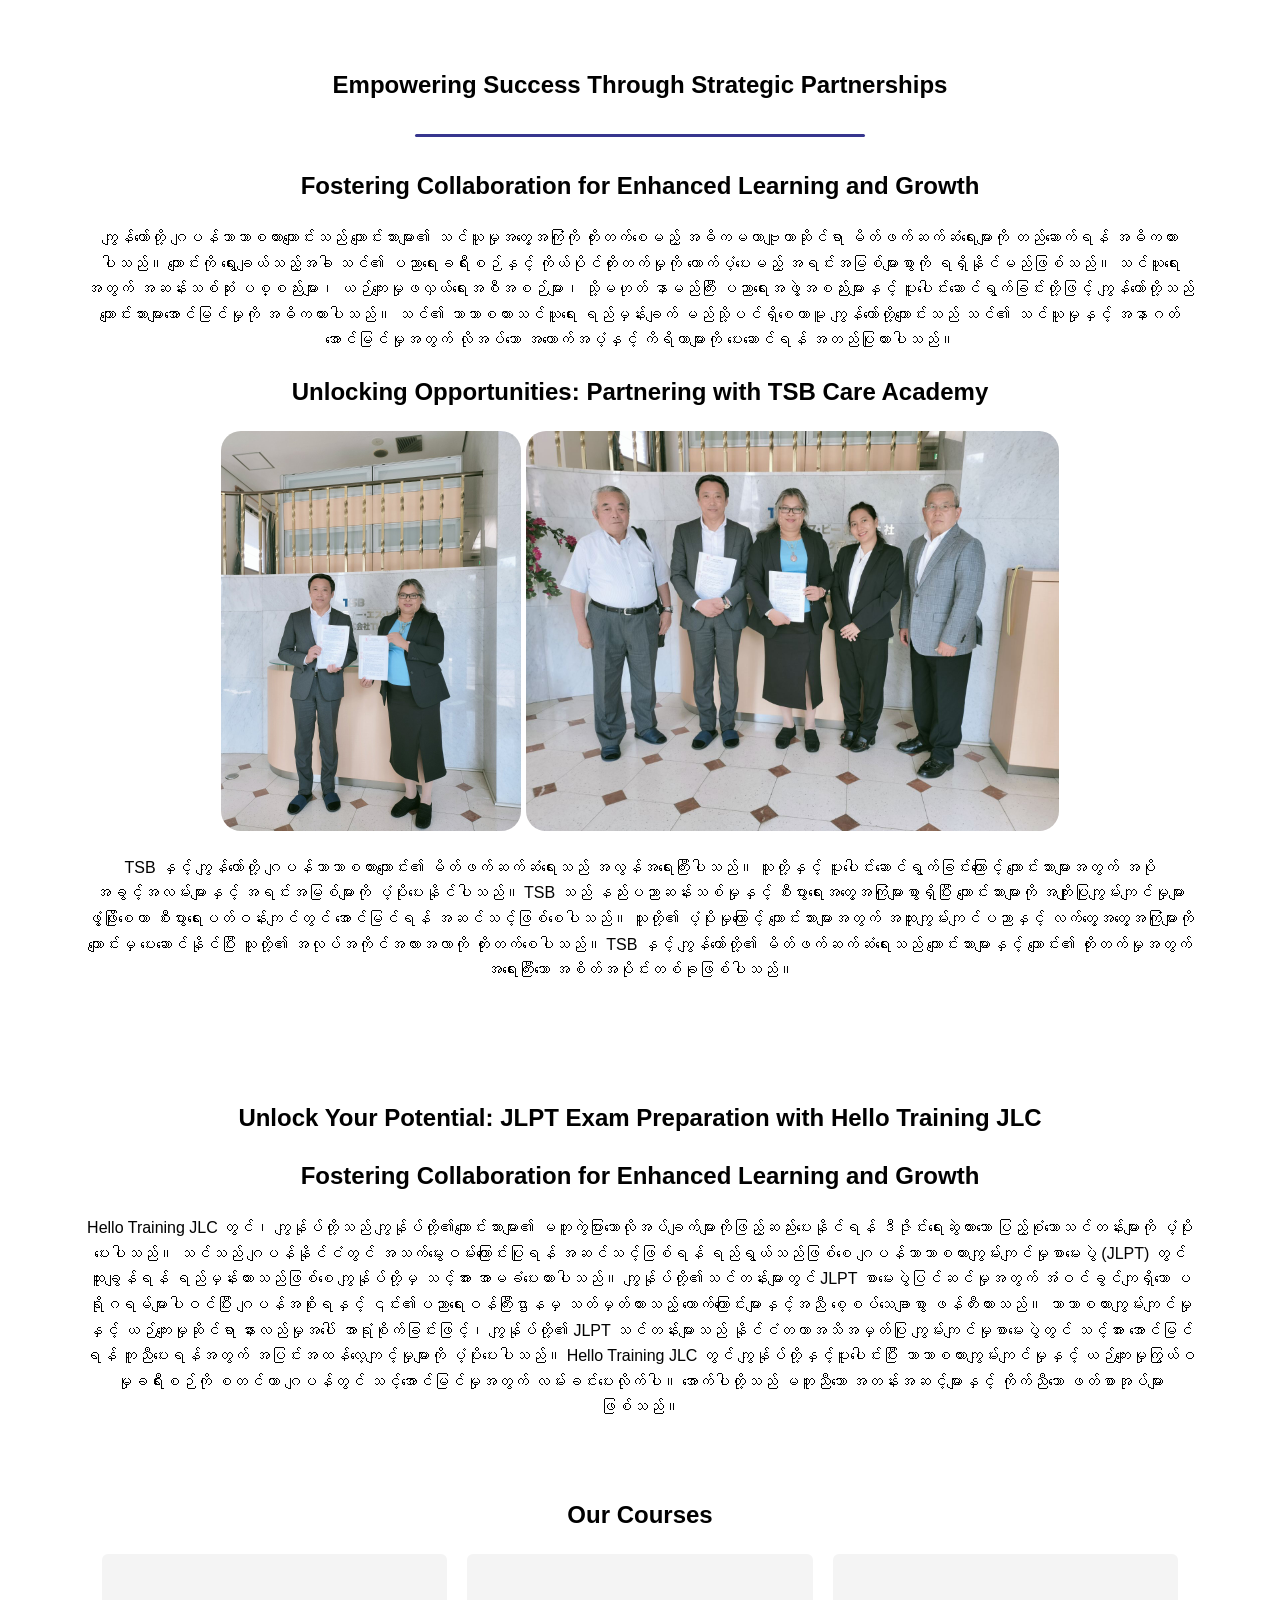
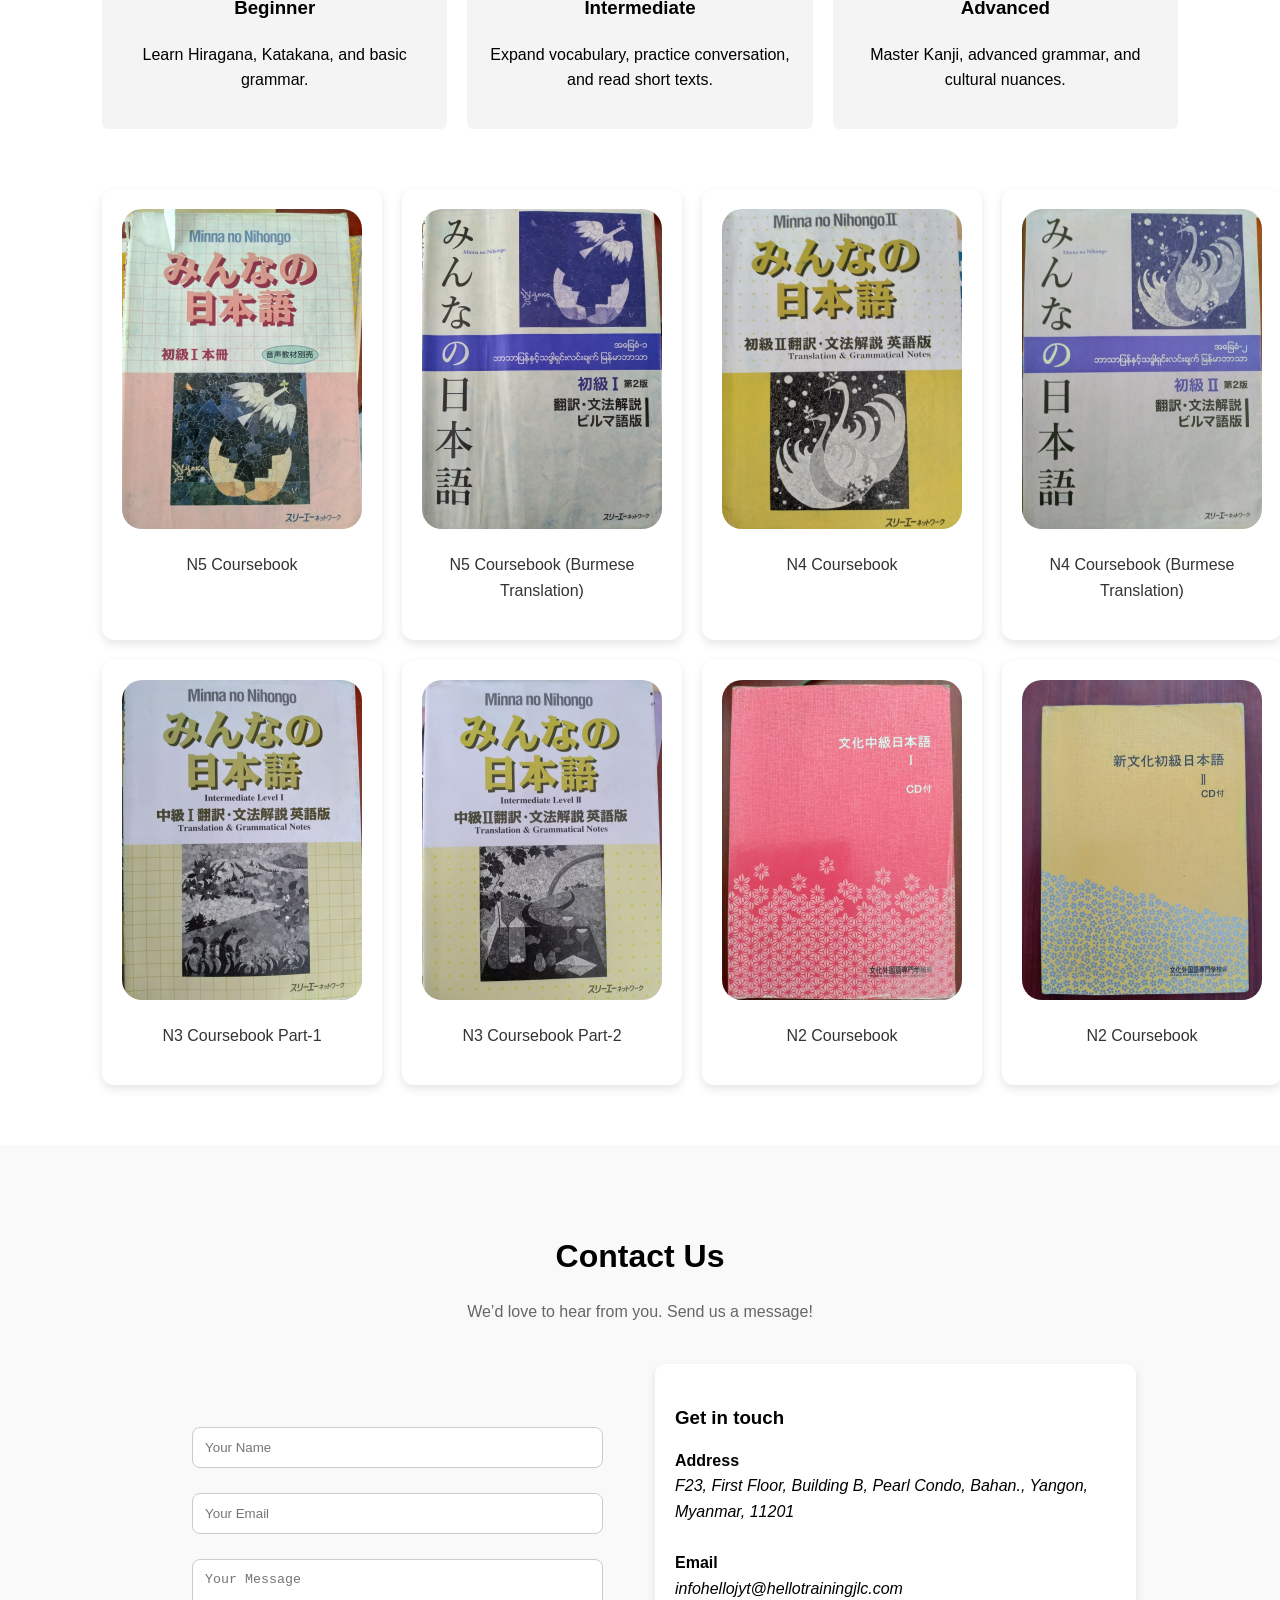
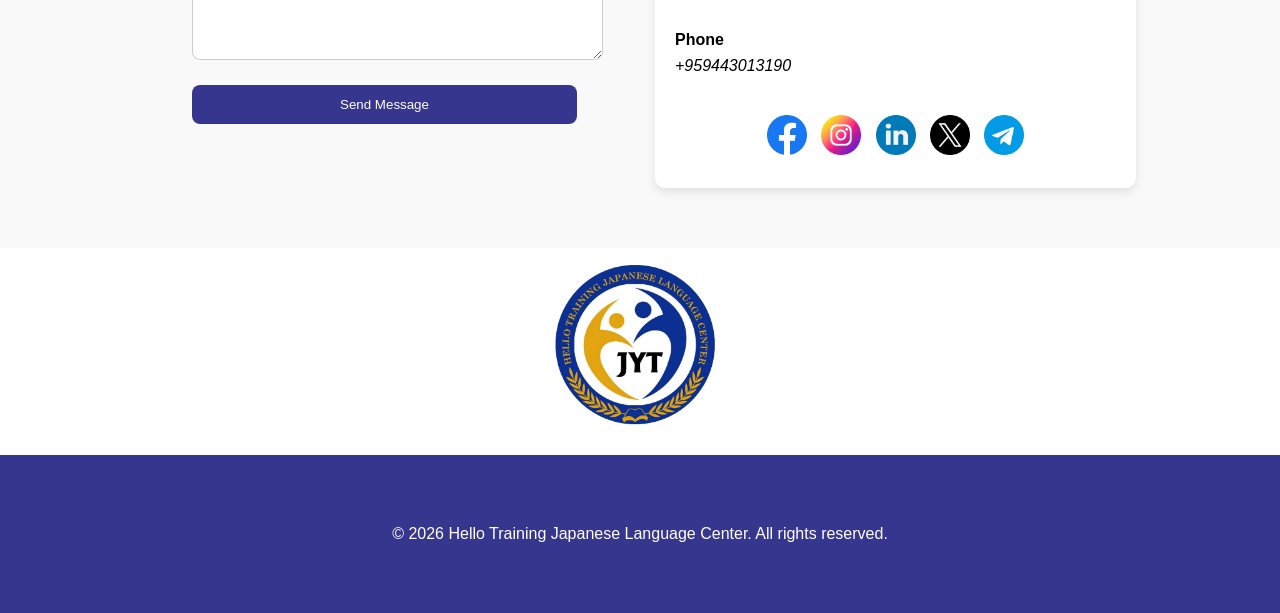
<file: mm/index.html>
<!DOCTYPE html>
<html lang="en">
<head>
  <meta charset="UTF-8">
  <meta name="viewport" content="width=device-width, initial-scale=1.0">
  <title>Japanese Language School</title>
  <link rel="stylesheet" href="/style.css">
</head>
<body>
  <!-- Header -->
  <header class="header">
    <a href="/index.html">
      <img src="/images/2158_with_no_bg-1.png" class="logo-img" alt="">
    </a>
    <div class="logo">日本語 Hello Training Japanese Language Center</div>
    <nav class="nav">
      <ul>
        <li><a href="#">Home</a></li>
        <li><a href="#about">About</a></li>
        <li><a href="#academics">Academics</a></li>
        <li><a href="#services">Services</a></li>
        <li><a href="#events">Events</a></li>
        <li><a href="#collaboration">Collaboration</a></li>
        <li><a href="#contact">Contact</a></li>
      </ul>
    </nav>
     <!-- <div class="lang-switcher">
    <select id="language-select">
      <option value="en">English</option>
      <option value="ja">日本語</option>
    </select>
  </div> -->
  <div class="language-switcher-container">
    <a href="/jp/index.html"><img class="flag-icon" src="/images/japan.png" alt=""></a>
    <a href="/mm/index.html"><img class="flag-icon" src="/images/myanmar.png" alt=""></a>
    <a href="/index.html"><img class="flag-icon" src="/images/united-kingdom.png" alt=""></a>
  </div>
    <button class="menu-toggle">☰</button>
  </header>

  <!-- Hero Section -->
  <section class="hero">
    <h1>ကျွန်တော်တို့နှင့်အတူ ဂျပန်ဘာသာစကားကိုသင်ကြားပါ</h1>
    <p>ဘာသာစကားကို ကျွမ်းကျင်၊ ယဉ်ကျေးမှုကို ချစ်မြတ်နိုးပါ</p>
    <a href="#courses" class="btn">ဘာသာရပ်များ</a>
  </section>

  <!-- About Section -->
  <section id="about" class="about">

    <div class="about-us-container">
        <h1>Who We Are</h1>
        <div class="decor-line-container">
            <hr class="decor-line">
        </div>
        <p>Hello Training ဂျပန်ဘာသာစကားသင်တန်းစင်တာသည် ဗဟန်းမြို့နယ်၊ ကမ္ဘာအေးဘုရားလမ်းပေါ်တွင် တည်ရှိပြီး သွားလာရလွယ်ကူသည့်နေရာတစ်ခုဖြစ်သည်။ လူငယ်များသည် စီးပွားရေးအသိုင်းအဝိုင်းအတွင်း တက်ကြွစွာ ပါဝင်နိုင်ရန်နှင့် နိုင်ငံတကာအမြင်ဖြင့် လူ့အဖွဲ့အစည်းကို တိုးတက်ကောင်းမွန်စေနိုင်သော လူ့စွမ်းအားအရင်းအမြစ်များကို တိုးမြှင့်ဖော်ဆောင်ရန် အားပေးသည့်နေရာတစ်ခုဖြစ်သည်။

ထို့အပြင် နိုင်ငံရေးသိပ္ပံ၊ စီးပွားရေးအတွေးအခေါ်များနှင့် ဂျပန်ယဉ်ကျေးမှုတို့အပါအဝင် နိုင်ငံခြားဘာသာစကားများကို သင်ယူနိုင်သည့်နေရာလည်း ဖြစ်ပါသည်။</p>
    </div>

    

    <div class="">
        <div class="biography-container">
            <div>
                <img src="/images/2166.jpg" class="img-1" alt="">
            </div>
            <div class="motto">
                <h1>Message from Our Headmaster</h1>
                Hello Training Japanese Language Centerသည် 2022ခုနှစ် တွင်တည်ထောင်ခဲ့သော အဆင့်မြင့်ပညာရေးဦးစီးဌါနအသိအမှတ်ပြု ဘာသာစကား နှင့် အသက်မွေးဝမ်းကျောင်းအထောက်အကူပြုဘာသာရပ် တခုဖြစ်ပြီး အာရှရှိ မြန်မာနိုင်ငံနှင့် ဂျပန်စီးပွားရေး ကို အထောက်အကူပြုမည့် စစ်မှန်သော ကမ္ဘာ့ လူသား အရင်းအမြစ်သယံဇာတကို မြှင့်တင်ပေးမည့် အခြေခံအတွေးအခေါ်ဖြင့်တည်ထောင်ခဲ့သည်။ ဤကဲ့သို တည်ထောင်သော အတွေးအခေါ်ကိုအခြေခံ၍ ပညာရေးရည်မှန်းချက်မှာ နိုင်ငံတကာအသိုင်းအဝိုင်းတွင် တက်ကြွစွာ အထူးသဖြင့် ဂျပန်နိုင်ငံတွင်မိမိကိုယ်ကိုယ် ယုံကြည်ချက် အပြည့်ဖြင့် ပါဝင်နိုင်မည့် ကမ္ဘာလုံးဆိုင်ရာ လူသားအရင်းအမြစ်ဖွံ့ဖြိုးတိုးတက်ရေးအတွက် ဖြစ်သည်။ ကျွန်တော်တို့သည် လောလောဆယ်မှာ ပုံမှန်ဂျပန်စာစကား ဘာသာရပ်လေ့လာသင်ယူခြင်းမှတဆင့်သာမက ကျောင်းပြင်ပ ပညာရေး တွင်လည်း ပါဝင်ပါတယ်။ အနာဂတ်လူ့စွမ်းအားအရင်းအမြစ်များမှာ “နိုင်ငံတကာ”နှင့် “လူသားတို့”တွင် ‌ အခြေခံရှိသူများဖြစ်ပြီး အနာဂတ်ကိုတက်ကြွစွာဖြင့် တီထွင်နိုင်စွမ်းရှိသူများဖြစ်သည်။
              <br>
              <div style="display: flex;">
                <p>
                  <a style="font-weight: bold;" href="/mm/dir/biography.html">ဆရာမကြီးဒေါ်သဇင်နွယ် ၏အထုပ္ပတ္တိအားဖတ်ရှုရန်</a>
                </p>
              </div>
            </div>
        </div>
    </div>
    <div class="history">
      <a href="/mm/dir/history.html">Read Our History</a>
      <hr>
    </div>
    <div class="student-staff-container">
      <div class="meet">
        <button class="meet-btn">
          <a href="/mm/dir/staff.html">Meet Our Staff</a>
        </button>
      </div>
      <div class="meet">
        <button class="meet-btn">
          <a href="/mm/dir/students.html">Meet Our Students</a>
        </button>
      </div>
    </div>
    <div class="our-vision">
        <h1>Vision and Mission</h1>
        <div class="vision-container">
            <div class="">
                <h2>Our Vision</h2>
                လူ့စွမ်းအားအရင်းအမြစ်များကိုကောင်းမွန်သောဘာသာစကားကျွမ်းကျင်မှု့နှင့်အသိညာဏ်ဆိုင်ရာ ဆက်သွယ်ရေးကျွမ်းကျင်မှူ့ကို မြှင့်တင်ပေးသည် နိုင်ငံတကာ လူ့အသိုင်းအဝိုင်းတွင် ၎င်းဂျပန်နိုင်ငံတွင်၎င်းကိစ္စရပ်အမျိုးမျိုးကိုဖြေရှင်းရန် အထောက်အကူပြုနိုင်သည့်လူ့သယံဇာတအရင်းအမြစ်များနှင့်လူသားတို့ကိုအကျိုးပြုစေမည့် အင်ဂျင်နီယာပညာရေးဌါနတို့သို့ပေါင်းကူးပေးသည့် ဘာသာရပ်များကိုအထူးအလေးပေးထားပြီ ဂျပန်နိုင်ငံနှင့် အပြည်ပြည်ဆိုင်ရာအသိုင်းအဝိုင်းဖွံ့ဖြိူးတိုးတက်ရေးကိုအလေးထားသည့် အသိပညာ ကျွမ်းကျင်မှူ့များကို ရယူနိုင်ခြင်းဖြင့် ကျောင်းသားတဦးခြင်းစီတွင် သတ်မှတ်ထားသောအတန်းများတွင် သူတို့ဧ။်ကျွမ်းကျင်မှု့ကိုမြှင့်တင်ခြင်းအပြင် ကျောင်းသားများသည် ဂျပန်နိုင်ငံနှင့် နိုင်ငံတကာ လဲလှယ်ရေးအစီအစဉ်များမှတဆင့် ယဉ်ကျေးမှု့အပြန်အလှန်အတွေ့အကြုံများမှတဆင့်မျိုးစုံသော ယဉ်ကျေးမှု့များနှင့်တန်ဘိုးများအဆက်အသွယ်ရရှိနိုင်သည်။
            </div>
            <div class="">
                <h2>Our Mission</h2>
                နေ့စဉ်နေးတစ်စပီကာများဖြင့်အပြန်အလှန်စကားပြောခွင့်ဆွေးနွေးခွင့်ရရှိပြီး ကောင်းမွန်သောပတ်ဝန်းကျင်တခုလည်းဖြစ်သည်။ အခြားသူများနှင့်ပူးပေါင်းဆောင်ရွက်နိုင်စွမ်း ဖွံ့ဖြိုးတိုးတက်စေရန် ကျောင်းသားတွေအတွက်အခွင့်အလမ်းတွေအများကြီးရှိပါတယ်။ ကျောင်းတည်ထောင်သူ၏ဆယ်စုနှစ်တစုကျော် ကာလ အတွင်း ဂျပန်ပညာတော်သင်အတွေ့အကြုံများနှင့် လူ့စွမ်းအားအရင်းအမြစ်ကိုအခြေခံ၍ ဝန်ထမ်းများ မှာလည်း ဂျပန်တက္ကသိုလ်တွင် ပညာဆည်းပူးပြီးမိမိတို့ရဲ့အတွေ့အကြုံကောင်းများနှင့်ရှေ့ဆောင်၍ လူ့သားစွမ်းရည်သယံဇာတများဖွံ့ဖြိုးတိုးတက်ရေးအတွက် ပညာရေးကိုမြင့်တင်ပေးရန် အတူတကွလုပ်ဆောင်နေကြသည်။
            </div>
        </div>
    </div>

    <!-- <form action="https://www.google.com/search" method="GET">
      <input type="text" name="q" placeholder="Search...">
      <button type="submit">Search</button>
   </form> -->
    

    <div class="link-container">
        <li><a href="#courses">Pass the civil engineering proficiency exam</a></li>
        <li><a href="#contact">Documentary photos of Toyota Motor Internship students from Hello Training JLC.</a></li>
        <li><a href="#about">Warm welcome ceremony for Hello Training JLC students at Hachinohe University</a></li>
        <li><a href="#courses">Tokugawa Skilled Worker Qualification Examination held in Thailand</a></li>
        <li><a href="#contact">Images of the TSB Japan Supervisory Committee visiting and providing training</a></li>
    </div>
  </section>

  <!-- Academics Section -->
  <section id="academics" class="academics">
    <div class="academics-1">
        <h1>Academics</h1>
        <div class="decor-line-container">
            <hr class="decor-line">
        </div>
        <h2>Learning</h2>
        <p>ဂျပန်ဘာသာပညာဌာနတွင် ကျွန်ုပ်တို့သည် ပညာရေးဝန်ထမ်းများအဖြစ် ဂျပန်ဘာသာသင်ကြားရေးကျွမ်းကျင်မှုများကို ရရှိစေရန် ရည်ရွယ်ထားပြီး ဘာသာဗေဒနယ်ပယ်မျိုးစုံမှ ဂျပန်ဘာသာကို ရှုထောင့်မျိုးစုံဖြင့် လေ့လာသုံးသပ်၍ သုတေသနပြုလုပ်ပါသည်။

ကျွန်ုပ်တို့သည် ဂျပန်ယဉ်ကျေးမှု၏ အဓိပ္ပါယ်နှင့် အခြေခံသဘောတရားများကို နက်နက်ရှိုင်းရှိုင်း နားလည်နိုင်ရန် သုတေသနများပြုလုပ်ခြင်း၊ ဂျပန်နှင့် ဥရောပ၊ အမေရိကန်နှင့် အာရှနိုင်ငံများအကြား ယဉ်ကျေးမှုနှိုင်းယှဉ်လေ့လာမှုများ ပြုလုပ်ခြင်းနှင့် ယဉ်ကျေးမှုအမျိုးမျိုးအကြား ဆက်သွယ်ရေးပညာရေးကိရိယာများကို သုတေသနနှင့် ဖွံ့ဖြိုးတိုးတက်ရေးလုပ်ငန်းများတွင် ပါဝင်ဆောင်ရွက်ခြင်းတို့မှတစ်ဆင့် ဂျပန်ဘာသာသင်ကြားနည်းများကို သင်ယူပါသည်။

ကျွန်ုပ်တို့၏ ရည်မှန်းချက်မှာ ဂျပန်နိုင်ငံနှင့် ကမ္ဘာအနှံ့ရှိ နိုင်ငံများ၏ ယဉ်ကျေးမှုနှင့် လူမှုအသိုင်းအဝိုင်းများအကြား တံတားအဖြစ် ဆောင်ရွက်နိုင်သော လူ့စွမ်းအားအရင်းအမြစ်များကို ပြုစုပျိုးထောင်ပေးရန် ဖြစ်ပါသည်။</p>
            <img src="/images/4237_0-1024x768.jpg" class="academics-img-1" alt="">
            <img src="/images/2202_0.jpg" class="academics-img-1" alt="">
            <h3>Comprehensive Academic Program at Hello Training Japanese Language Center</h3>
            <p>
              Hello Training ဂျပန်ဘာသာစကားကျောင်းသည် ဂျပန်ဘာသာစကားကျွမ်းကျင်မှုစစ်ဆေးမှု (JLPT) အတွက် ကျောင်းသားများကို ပြင်ဆင်ပေးရန် အထူးပြုသင်တန်းများကို ပံ့ပိုးပေးပါသည်။ ဤသင်တန်းများကို ကျောင်းသားများသည် JLPT စာမေးပွဲတွင် ထူးချွန်အောင်မြင်နိုင်ရန် လိုအပ်သော ဘာသာစကားကျွမ်းကျင်မှုနှင့် အသိပညာများကို ရရှိစေရန် စနစ်တကျ ဒီဇိုင်းရေးဆွဲထားပါသည်။

စာမေးပွဲတွင် ပါဝင်သော အပိုင်းအားလုံးဖြစ်သည့် စကားလုံးအသုံးအနှုန်း (Vocabulary)၊ သဒ္ဒါ (Grammar)၊ ဖတ်ရှုနားလည်မှု (Reading Comprehension) နှင့် နားထောင်နားလည်မှု (Listening Comprehension) တို့ကို အထူးအာရုံစိုက်သင်ကြားပေးပြီး ကျောင်းသားများသည် စာမေးပွဲတွင် အောင်မြင်မှုတိုးတက်လာစေရန် ရည်ရွယ်ထားသော လေ့ကျင့်ခန်းများနှင့် လမ်းညွှန်ချက်များကို ရရှိပါသည်။

အတွေ့အကြုံရှိသော ဆရာ၊ ဆရာမများမှ ကျောင်းသားများကို ပြည့်စုံသော သင်ခန်းစာပစ္စည်းများဖြင့် လမ်းညွှန်ပေးပြီး အောင်မြင်ရန်အတွက် အသုံးဝင်သော နည်းလမ်းများနှင့် အကြံပြုချက်များကိုလည်း ပေးအပ်ပါသည်။ သေချာပြင်ဆင်မှုနှင့် ကိုယ်ပိုင်လိုအပ်ချက်အလိုက် ထောက်ပံ့ကူညီမှုများဖြင့် Hello Training ဂျပန်ဘာသာစကားကျောင်းမှ ကျောင်းသားများသည် JLPT စာမေးပွဲကို ယုံကြည်မှုအပြည့်ဖြင့် ရင်ဆိုင်နိုင်ပြီး မိမိတို့၏ ဂျပန်ဘာသာရည်မှန်းချက်များကို အောင်မြင်စွာ ရရှိနိုင်မည်ဖြစ်ပါသည်။

            </p>
          </div>
  </section>
  <hr style="width: 50%;">

  <!-- Services Section -->
  <section id="services" class="academics">
    <div class="academics-1">
        <h1 class="header-small-screen">Diverse Services Offered at Hello Training Japanese Language Center</h1>
        <div class="decor-line-container">
            <hr class="decor-line">
        </div>
        <p>Hello Training Japanese School သည် ကျောင်းသားများ၏ ဘာသာစကားသင်ယူခရီးစဉ်ကို အထောက်အပံ့ပေးရန် အမျိုးမျိုးသော လိုအပ်ချက်များကို ဖြည့်ဆည်းနိုင်မည့် ဝန်ဆောင်မှုများကို ပံ့ပိုးပေးပါသည်။ ကျောင်းတွင် အဆင့်အမျိုးမျိုးအတွက် သင်တန်းများကို ပံ့ပိုးထားပြီး၊ အခြေခံ၊ အလယ်အဆင့်၊ အဆင့်မြင့် သင်တန်းများကို ထည့်သွင်းထားသဖြင့် ကျောင်းသားများ၏ ကျွမ်းကျင်မှုအဆင့်နှင့် ကိုက်ညီသော သင်ကြားမှုကို ရရှိနိုင်ပါသည်။ သင်တန်းများကို အတွေ့အကြုံရှိပြီး အရည်အချင်းပြည့်မီသော ဆရာများက သင်ကြားပေးပြီး၊ ကျောင်းသားများကို စိတ်ဝင်စားစေသည့် အပြန်အလှန် သင်ကြားနည်းများကို အသုံးပြုကာ ဘာသာစကားကျွမ်းကျင်မှုကို တိုးတက်စေပါသည်။</p>
        <h2>we also offer ...</h2>
        <h2>Career Guidance and Counseling Services</h2>
        <img src="/images/4186_0-1024x768.jpg" class="academics-img-1" alt="">
        <p>Hello Training Japanese School သည် ကျောင်းသားများအား ၎င်းတို့၏ ပရော်ဖက်ရှင်နယ် ရည်မှန်းချက်များ အောင်မြင်စေရန် ပြည့်စုံသော အသက်မွေးဝမ်းကြောင်းဆိုင်ရာ အကြံဉာဏ်ပေးခြင်းနှင့် အကြံဉာဏ်ပေးခြင်း ဝန်ဆောင်မှုများကို ဆောင်ရွက်ပေးပါသည်။ တစ်ဦးချင်းလမ်းညွှန်မှုနှင့် စိတ်ကြိုက်အကြံဉာဏ်များမှတစ်ဆင့် ကျောင်းသားများသည် အလုပ်အကိုင်စျေးကွက်၏ ရှုပ်ထွေးမှုများကို လမ်းညွှန်ရန်နှင့် အသက်မွေးဝမ်းကြောင်းဆိုင်ရာ တိုးတက်မှုအတွက် ဗျူဟာများဖန်တီးရန် ကူညီပေးပါသည်။ ကျွန်ုပ်တို့၏ အတွေ့အကြုံရှိ အကြံပေးများသည် လုပ်ငန်းနယ်ပယ်အသီးသီးတွင် ထိုးထွင်းသိမြင်မှုပေးကာ သင့်ကိုယ်ရေးရာဇဝင်ကို တည်ဆောက်ရန်၊ အင်တာဗျူးများအတွက် ပြင်ဆင်ရန်နှင့် သင်၏ကွန်ရက်ချိတ်ဆက်မှုစွမ်းရည်ကို မြှင့်တင်ရန် ကူညီပေးပါသည်။ ထို့အပြင် ကျောင်းသား၊ ကျောင်းသူများသည် ပြည်တွင်း၌ရော နိုင်ငံတကာတွင်ပါ အလုပ်သင် နှင့် အလုပ်အကိုင် အခွင့်အလမ်းများ ရှာဖွေခြင်းဆိုင်ရာ လမ်းညွှန်မှုများကိုလည်း ရရှိမည်ဖြစ်သည်။ တစ်ဦးချင်း ပံ့ပိုးကူညီမှုနှင့် အသက်မွေးဝမ်းကျောင်းမှု တိုးတက်မှုကို မြှင့်တင်ခြင်းအပေါ် အာရုံစိုက်ခြင်းဖြင့် Hello Training Japanese School သည် ကျောင်းသားများအား အသိပေးရန်နှင့် ၎င်းတို့၏ ဆန္ဒများနှင့် ကိုက်ညီသော ပြည့်စုံသော အသက်မွေးဝမ်းကြောင်းများကို လိုက်လျှောက်ရန် ကူညီပေးပါသည်။</p>
        <h2>Professional Development Programs and Vocational Training Courses</h2>
        <img src="/images/2192_0.jpg" class="academics-img-1-pro" alt="">
        <p>Hello Training Japanese School သည် ကျွန်ုပ်တို့၏ကျောင်းသားများအတွက် ဝန်ဆောင်မှုများ၏ တစ်စိတ်တစ်ပိုင်းအနေဖြင့် အသက်မွေးဝမ်းကြောင်းဆိုင်ရာ လေ့ကျင့်ရေးသင်တန်းများနှင့် ပြည့်စုံသော အသက်မွေးဝမ်းကြောင်းဆိုင်ရာ ဖွံ့ဖြိုးတိုးတက်ရေး ပရိုဂရမ်များကို ပေးပါသည်။ ဤသင်တန်းများသည် ကျောင်းသားများအား ၎င်းတို့၏ အလုပ်အကိုင်နှင့် အသက်မွေးဝမ်းကြောင်း အလားအလာများ တိုးတက်ကောင်းမွန်လာစေရန် လက်တွေ့ကျသော ကျွမ်းကျင်မှုများနှင့် စက်မှုလုပ်ငန်းဆိုင်ရာ သီးသန့်အသိပညာများ ဖွံ့ဖြိုးတိုးတက်စေရန် ကူညီပေးရန် ဒီဇိုင်းထုတ်ထားပါသည်။ အတွေ့အကြုံရှိ ကျွမ်းကျင်ပညာရှင်များမှ ဦးဆောင်သော လက်တွေ့လေ့ကျင့်မှုနှင့် အလုပ်ရုံဆွေးနွေးပွဲများမှ ကျောင်းသားများသည် ဧည့်ဝတ်ပြုခြင်း၊ ခရီးသွားလာရေး၊ အိုင်တီနှင့် ကျန်းမာရေးစောင့်ရှောက်မှုအပါအဝင် အသက်မွေးဝမ်းကြောင်းဆိုင်ရာ နယ်ပယ်အမျိုးမျိုးနှင့်ပတ်သက်သည့် အဖိုးတန်ဗဟုသုတများကို ရရှိကြသည်။</p>
    </div>
  </section>

  <!-- Events Section -->
  <section id="events" class="events">
    <h1 class="header-small-screen">Cultural Immersion: Events and Activities at Hello Training Japanese Language Center</h1>
    <div class="decor-line-container line-container">
            <hr class="decor-line">
        </div>
    <p>We are a dedicated Japanese language school offering classes for beginners to advanced learners. Our mission is to help you achieve fluency while immersing you in Japanese culture.</p>
    <div>
        <img src="/images/4165.jpg" class="academics-img-2" alt="">    
        <img src="/images/4169_0.jpg" class="academics-img-1" alt="">    
        <img src="/images/4170_0.jpg" class="academics-img-1" alt="">    
        <img src="/images/4171_0.jpg" class="academics-img-1" alt="">    
    </div>
    <div class="event-card">
            <img src="/images/444678CB-2501-4480-9F21-29F68ACF7C7D-1-1024x768.jpg" class="event-img-1" alt="">
            <div class="sub-event-card">
                <h3>Documentary photos of Toyota Motor Internship students from Hello Training JLC.</h3>
                <p>Car internship students Pho Myat Lin Wa Wa Aung Saw Thiri Naing Photos from the ceremony Car internship students…</p>
            </div>
        </div>
        <div class="event-card">
            <img src="/images/2828_0-1-1024x683.jpg" class="event-img-1" alt="">
            <div class="sub-event-card">
                <h3>Warm welcome ceremony for Hello Training JLC students at Hachinohe University</h3>
                <p>This is a welcoming ceremony for students from Hello Training JLC at Hachinohe University. The welcoming ceremony was attended by the mayor of Hachinohe University, as well as Hachinohe…</p>
            </div>
        </div>
</section>

  <!-- Collaboration Section -->
  <section id="collaboration" class="academics">
    <div class="academics-1">
        <h1 class="header-small-screen">Empowering Success Through Strategic Partnerships</h1>
        <div class="decor-line-container">
            <hr class="decor-line">
        </div>
        <h2 class="foster">Fostering Collaboration for Enhanced Learning and Growth</h2>
        <p>ကျွန်တော်တို့ ဂျပန်ဘာသာစကားကျောင်းသည် ကျောင်းသားများ၏ သင်ယူမှုအတွေ့အကြုံကို တိုးတက်စေမည့် အဓိကမဟာဗျူဟာဆိုင်ရာ မိတ်ဖက်ဆက်ဆံရေးများကို တည်ဆောက်ရန် အဓိကထားပါသည်။ ကျောင်းကို ရွေးချယ်သည့်အခါ သင်၏ ပညာရေးခရီးစဉ်နှင့် ကိုယ်ပိုင်တိုးတက်မှုကို ထောက်ပံ့ပေးမည့် အရင်းအမြစ်များစွာကို ရရှိနိုင်မည်ဖြစ်သည်။ သင်ယူရေးအတွက် အဆန်းသစ်ဆုံး ပစ္စည်းများ၊ ယဉ်ကျေးမှုဖလှယ်ရေးအစီအစဉ်များ၊ သို့မဟုတ် နာမည်ကြီး ပညာရေးအဖွဲ့အစည်းများနှင့် ပူးပေါင်းဆောင်ရွက်ခြင်းတို့ဖြင့် ကျွန်တော်တို့သည် ကျောင်းသားများအောင်မြင်မှုကို အဓိကထားပါသည်။ သင်၏ ဘာသာစကားသင်ယူရေး ရည်မှန်းချက် မည်သို့ပင်ရှိစေကာမူ ကျွန်တော်တို့ကျောင်းသည် သင်၏ သင်ယူမှုနှင့် အနာဂတ်အောင်မြင်မှုအတွက် လိုအပ်သော အထောက်အပံ့နှင့် ကိရိယာများကို ပေးဆောင်ရန် အတည်ပြုထားပါသည်။</p>
        <h2 class="header-small-screen">Unlocking Opportunities: Partnering with TSB Care Academy</h2>
        <img src="/images/IMG-26aa6ed3fe397efd49c1e0464fba277e-V.jpg" class="academics-img-1" alt="">
        <img src="/images/IMG-5455194b5b98c6811b9b1e1604ab818f-V.jpg" class="academics-img-1" alt="">
        <p>
          TSB နှင့် ကျွန်တော်တို့ ဂျပန်ဘာသာစကားကျောင်း၏ မိတ်ဖက်ဆက်ဆံရေးသည် အလွန်အရေးကြီးပါသည်။ သူတို့နှင့် ပူးပေါင်းဆောင်ရွက်ခြင်းကြောင့် ကျောင်းသားများအတွက် အပိုအခွင့်အလမ်းများနှင့် အရင်းအမြစ်များကို ပံ့ပိုးပေးနိုင်ပါသည်။ TSB သည် နည်းပညာဆန်းသစ်မှုနှင့် စီးပွားရေးအတွေ့အကြုံများစွာရှိပြီး ကျောင်းသားများကို အကျိုးပြုကျွမ်းကျင်မှုများ ဖွံ့ဖြိုးစေကာ စီးပွားရေးပတ်ဝန်းကျင်တွင် အောင်မြင်ရန် အဆင်သင့်ဖြစ်စေပါသည်။ သူတို့၏ ပံ့ပိုးမှုကြောင့် ကျောင်းသားများအတွက် အထူးကျွမ်းကျင်ပညာနှင့် လက်တွေ့အတွေ့အကြုံများကို ကျောင်းမှ ပေးဆောင်နိုင်ပြီး သူတို့၏ အလုပ်အကိုင်အလားအလာကို တိုးတက်စေပါသည်။ TSB နှင့် ကျွန်တော်တို့၏ မိတ်ဖက်ဆက်ဆံရေးသည် ကျောင်းသားများနှင့် ကျောင်း၏ တိုးတက်မှုအတွက် အရေးကြီးသော အစိတ်အပိုင်းတစ်ခုဖြစ်ပါသည်။
        </p>
      </div>
  </section>

  <!-- Courses Section -->
   <section id="courses" class="academics">
    <div class="academics-1">
        <h1 class="header-small-screen">Unlock Your Potential: JLPT Exam Preparation with Hello Training JLC</h1>
        <h2 class="foster">Fostering Collaboration for Enhanced Learning and Growth</h2>
        <p>Hello Training JLC တွင်၊ ကျွန်ုပ်တို့သည် ကျွန်ုပ်တို့၏ကျောင်းသားများ၏ မတူကွဲပြားသောလိုအပ်ချက်များကိုဖြည့်ဆည်းပေးနိုင်ရန် ဒီဇိုင်းရေးဆွဲထားသော ပြည့်စုံသောသင်တန်းများကို ပံ့ပိုးပေးပါသည်။ သင်သည် ဂျပန်နိုင်ငံတွင် အသက်မွေးဝမ်းကြောင်းပြုရန် အဆင်သင့်ဖြစ်ရန် ရည်ရွယ်သည်ဖြစ်စေ ဂျပန်ဘာသာစကားကျွမ်းကျင်မှုစာမေးပွဲ (JLPT) တွင် ထူးချွန်ရန် ရည်မှန်းထားသည်ဖြစ်စေ ကျွန်ုပ်တို့မှ သင့်အား အာမခံပေးထားပါသည်။ ကျွန်ုပ်တို့၏သင်တန်းများတွင် JLPT စာမေးပွဲပြင်ဆင်မှုအတွက် အံဝင်ခွင်ကျရှိသော ပရိုဂရမ်များပါဝင်ပြီး ဂျပန်အစိုးရနှင့် ၎င်း၏ပညာရေးဝန်ကြီးဌာနမှ သတ်မှတ်ထားသည့် ကောက်ကြောင်းများနှင့်အညီ စေ့စပ်သေချာစွာ ဖန်တီးထားသည်။ ဘာသာစကားကျွမ်းကျင်မှုနှင့် ယဉ်ကျေးမှုဆိုင်ရာ နားလည်မှုအပေါ် အာရုံစိုက်ခြင်းဖြင့်၊ ကျွန်ုပ်တို့၏ JLPT သင်တန်းများသည် နိုင်ငံတကာအသိအမှတ်ပြု ကျွမ်းကျင်မှုစာမေးပွဲတွင် သင့်အား အောင်မြင်ရန် ကူညီပေးရန်အတွက် အပြင်းအထန်လေ့ကျင့်မှုများကို ပံ့ပိုးပေးပါသည်။ Hello Training JLC တွင် ကျွန်ုပ်တို့နှင့်ပူးပေါင်းပြီး ဘာသာစကားကျွမ်းကျင်မှုနှင့် ယဉ်ကျေးမှုကြွယ်ဝမှုခရီးစဉ်ကို စတင်ကာ ဂျပန်တွင် သင့်အောင်မြင်မှုအတွက် လမ်းခင်းပေးလိုက်ပါ။ အောက်ပါတို့သည် မတူညီသော အတန်းအဆင့်များနှင့် ကိုက်ညီသော ဖတ်စာအုပ်များဖြစ်သည်။</p>
        <section id="courses" class="courses">
          <h2>Our Courses</h2>
          <div class="course-grid">
            <div class="course-card">
              <h3>Beginner</h3>
              <p>Learn Hiragana, Katakana, and basic grammar.</p>
            </div>
            <div class="course-card">
              <h3>Intermediate</h3>
              <p>Expand vocabulary, practice conversation, and read short texts.</p>
            </div>
            <div class="course-card">
              <h3>Advanced</h3>
              <p>Master Kanji, advanced grammar, and cultural nuances.</p>
            </div>
          </div>
        </section>
        <div class="books-container">
            <div class="card">
                <img src="/images/IMG_20240330_143921-scaled.jpg" class="event-img-1" alt="">
                <p>N5 Coursebook</p>
            </div>
            <div class="card">
                <img src="/images/IMG_20240330_144622-scaled.jpg" class="event-img-1" alt="">
                <p>N5 Coursebook (Burmese Translation)</p>
            </div>
            <div class="card">
                <img src="/images/IMG_20240330_143739-scaled.jpg" class="event-img-1" alt="">
                <p>N4 Coursebook</p>
            </div>
            <div class="card">
                <img src="/images/IMG_20240330_144014-scaled.jpg" class="event-img-1" alt="">
                <p>N4 Coursebook (Burmese Translation)</p>
            </div>
            <div class="card">
                <img src="/images/IMG_20240330_143625-scaled.jpg" class="event-img-1" alt="">
                <p>N3 Coursebook Part-1</p>
            </div>
            <div class="card">
                <img src="/images/IMG_20240330_144119-scaled.jpg" class="event-img-1" alt="">
                <p>N3 Coursebook Part-2</p>
            </div>
            <div class="card">
                <img src="/images/IMG_20240330_145352-scaled-e1711915809689.jpg" class="event-img-1" alt="">
                <p>N2 Coursebook</p>
            </div>
            <div class="card">
                <img src="/images/IMG_20240330_145357-scaled.jpg" class="event-img-1" alt="">
                <p>N2 Coursebook</p>
            </div>
            
        </div>
    </div>
  </section>

  <!-- Contact Section -->
  <section id="contact" class="contact">
  <div class="contact-container">
    <h2 class="contact-title">Contact Us</h2>
    <p class="contact-subtitle">We’d love to hear from you. Send us a message!</p>

    <div class="contact-content">
      
      <!-- Contact Form -->
      <form class="contact-form">
        <input type="text" placeholder="Your Name" required>
        <input type="email" placeholder="Your Email" required>
        <textarea rows="5" placeholder="Your Message" required></textarea>
        <button type="submit">Send Message</button>
      </form>

      <!-- Contact Info -->
      <div class="contact-info">
        <h3>Get in touch</h3>
        <label for=""> <b>Address</b></label>
        <address>F23, First Floor, Building B, Pearl Condo, Bahan., Yangon, Myanmar, 11201</address>
         <br>
        <label for=""> <b>Email</b></label>
        <address>infohellojyt@hellotrainingjlc.com</address>
        <br>
        <label for=""> <b>Phone</b></label>
        <address>+959443013190</address>
        <div class="socials">
          <a href="">
            <img src="/images/socials/facebook.png" alt="">

          </a>
          <a href="">
            <img src="/images/socials/instagram.png" alt="">

          </a>
          <a href="">
            <img src="/images/socials/linkedin (1).png" alt="">

          </a>
          <a href="">
            <img src="/images/socials/twitter.png" alt="">

          </a>
          <a href="">
            <img src="/images/socials/telegram.png" alt="">

          </a>
        </div>
      </div>

    </div>
  </div>
</section>
<div class="logo-end">
    <a href="#">
        <img src="/images/2158_with_no_bg-1.png" class="logo-img-end" alt="">
    </a>
</div>

  <!-- Footer -->
  <footer class="footer">
    <p>&copy; 2026 Hello Training Japanese Language Center. All rights reserved.</p>
  </footer>

  <script src="/index.js"></script>
  <!-- <script async src="https://cse.google.com/cse.js?cx=YOUR_ENGINE_ID"></script> -->
</body>
</html>
</file>
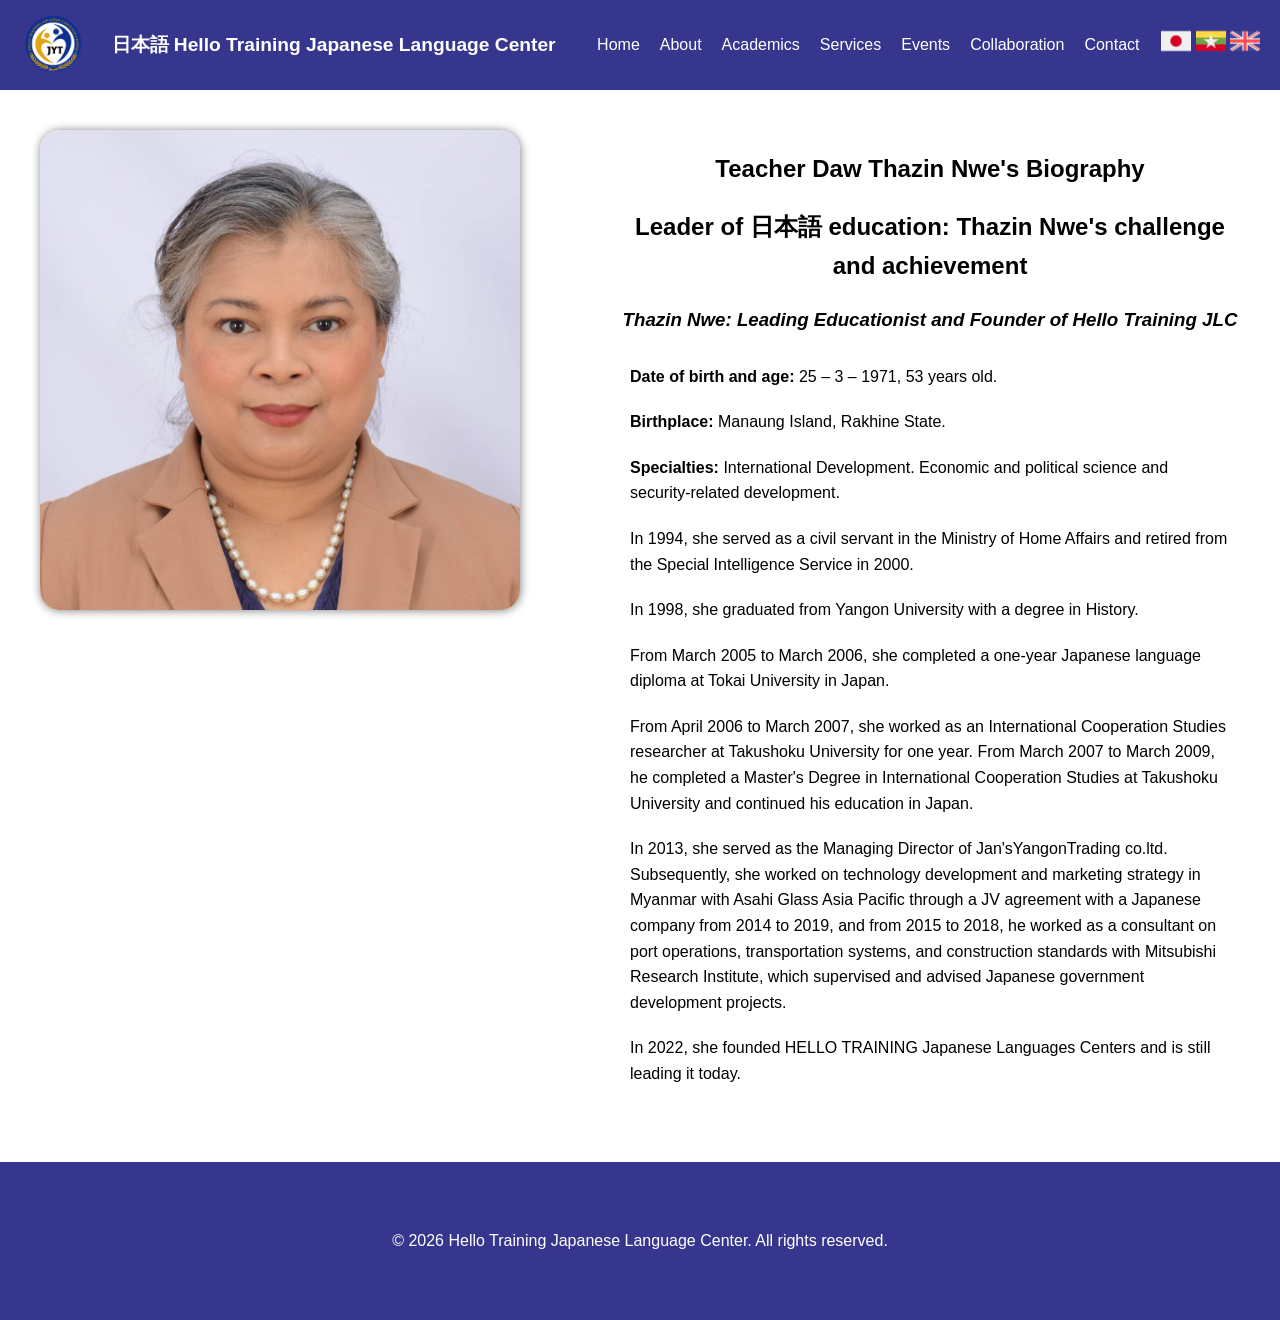
<file: dir/biography.html>
<!DOCTYPE html>
<html lang="en">
<head>
  <meta charset="UTF-8">
  <meta name="viewport" content="width=device-width, initial-scale=1.0">
  <title>Japanese Language School</title>
  <link rel="stylesheet" href="/style.css">
</head>
<body>
  <!-- Header -->
  <header class="header">
    <img src="/images/2158_with_no_bg-1.png" class="logo-img" alt="">
    <div class="logo">日本語 Hello Training Japanese Language Center</div>
    <nav class="nav">
      <ul>
        <li><a href="/index.html">Home</a></li>
        <li><a href="/index.html#about">About</a></li>
        <li><a href="/index.html#academics">Academics</a></li>
        <li><a href="/index.html#services">Services</a></li>
        <li><a href="/index.html#events">Events</a></li>
        <li><a href="/index.html#collaboration">Collaboration</a></li>
        <li><a href="/index.html#contact">Contact</a></li>
      </ul>
    </nav>
     <!-- <div class="lang-switcher">
    <select id="language-select">
      <option value="en">English</option>
      <option value="ja">日本語</option>
    </select>
  </div> -->
  <div class="language-switcher-container">
    <a href="/jp/dir/biography.html"><img class="flag-icon" src="/images/japan.png" alt=""></a>
    <a href="/mm/dir/biography.html"><img class="flag-icon" src="/images/myanmar.png" alt=""></a>
    <a href="/dir/biography.html"><img class="flag-icon" src="/images/united-kingdom.png" alt=""></a>
  </div>
    <button class="menu-toggle">☰</button>
  </header>



 <section id="about" class="about">


    <div class="">
        <div class="biography-container">
            <div>
                <img src="/images/2167-1024x1024.jpg" class="img-1-bio" alt="">
            </div>
            <div class="motto">
                <h1>Teacher Daw Thazin Nwe's Biography</h1>
                <h2>Leader of 日本語 education: Thazin Nwe's challenge and achievement</h2>
                <h3 style="font-style: italic;">Thazin Nwe: Leading Educationist and Founder of Hello Training JLC</h3>
                <div class="biography-details">
                    <div class="biography-details-align">
                        <b> Date of birth and age:</b> 25 – 3 – 1971, 53 years old.

                    </div>
                    <div class="biography-details-align">
                        <b> Birthplace: </b>  Manaung Island, Rakhine State.
                    </div>
                    <div class="biography-details-align">
                        <b>Specialties:</b> International Development. Economic and political science and security-related development.
                    </div>
                    <div class="biography-details-align">
                        In 1994, she served as a civil servant in the Ministry of Home Affairs and retired from the Special Intelligence Service in 2000.
                    </div>
                    <div class="biography-details-align">
                        In 1998, she graduated from Yangon University with a degree in History.
                    </div>
                    <div class="biography-details-align">
                        From March 2005 to March 2006, she completed a one-year Japanese language diploma at Tokai University in Japan.
                    </div>
                    <div class="biography-details-align">
                        From
April 2006 to March 2007, she worked as an International Cooperation Studies researcher at Takushoku University for one year. From March 2007 to March 2009, he completed a Master's Degree in International Cooperation Studies at Takushoku University and continued his education in Japan.
                    </div>
                    <div class="biography-details-align">
                        In 2013, she served as the Managing Director of Jan'sYangonTrading co.ltd. Subsequently, she worked on technology development and marketing strategy in Myanmar with Asahi Glass Asia Pacific through a JV agreement with a Japanese company from 2014 to 2019, and from 2015 to 2018, he worked as a consultant on port operations, transportation systems, and construction standards with Mitsubishi Research Institute, which supervised and advised Japanese government development projects.
                    </div>
                    <div class="biography-details-align">
                        In 2022, she founded HELLO TRAINING Japanese Languages ​​Centers and is still leading it today.
                    </div>
                    
                </div>
                

                <br>
            </div>
        </div>
    </div>
    
  
  </section>

 

  <!-- Footer -->
  <footer class="footer">
    <p>&copy; 2026 Hello Training Japanese Language Center. All rights reserved.</p>
  </footer>

  <script src="/index.js"></script>
</body>
</html>
</file>
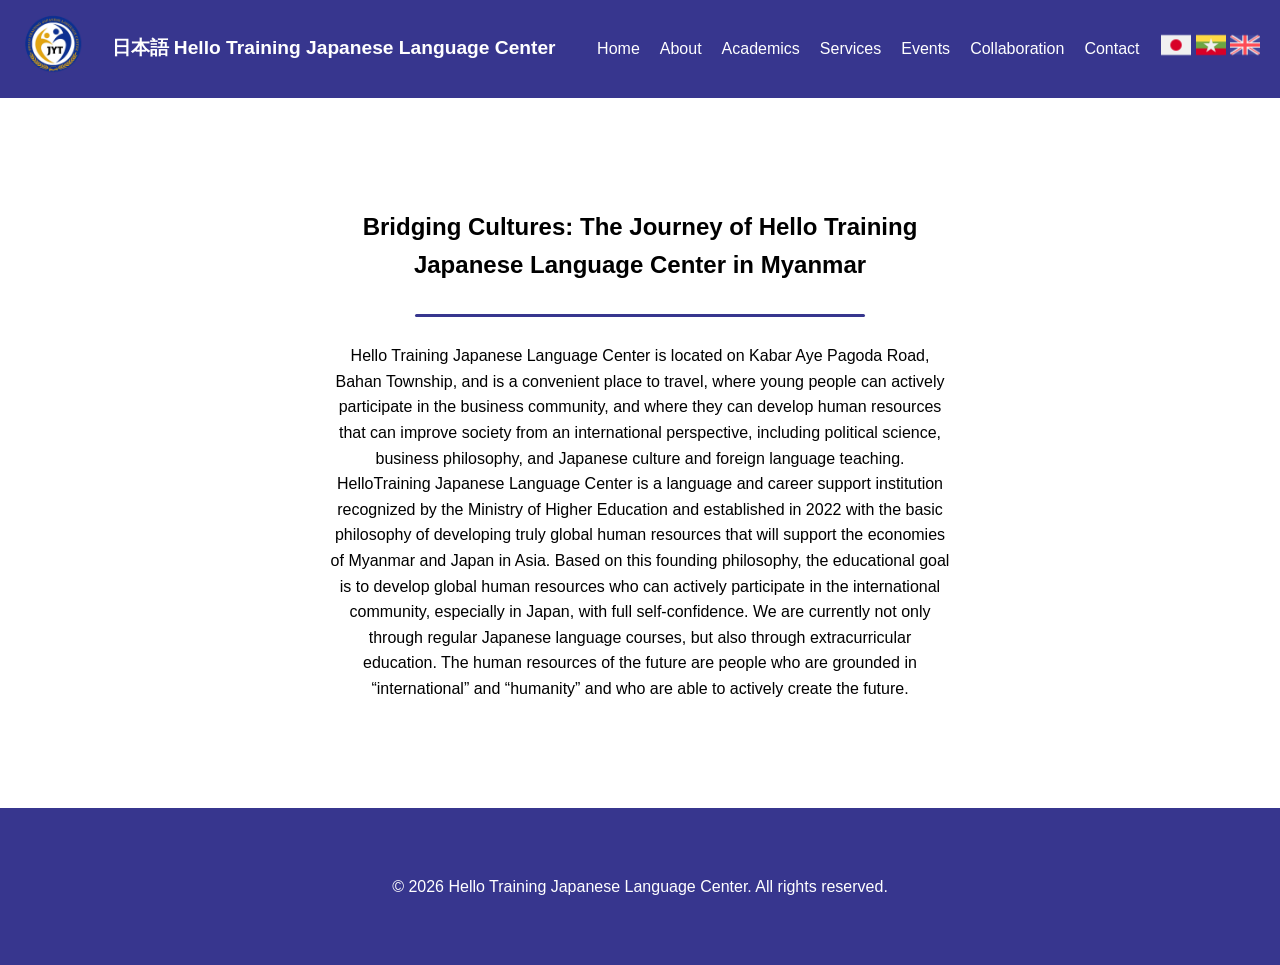
<file: dir/history.html>
<!DOCTYPE html>
<html lang="en">
<head>
  <meta charset="UTF-8">
  <meta name="viewport" content="width=device-width, initial-scale=1.0">
  <title>Japanese Language School</title>
  <link rel="stylesheet" href="/style.css">
</head>
<body>
  <!-- Header -->
  <header class="header">
    <a href="/index.html">
      <img src="/images/2158_with_no_bg-1.png" class="logo-img" alt="">

    </a>
    <div class="logo">日本語 Hello Training Japanese Language Center</div>
    <nav class="nav">
      <ul>
        <li><a href="/index.html">Home</a></li>
        <li><a href="/index.html#about">About</a></li>
        <li><a href="/index.html#academics">Academics</a></li>
        <li><a href="/index.html#services">Services</a></li>
        <li><a href="/index.html#events">Events</a></li>
        <li><a href="/index.html#collaboration">Collaboration</a></li>
        <li><a href="/index.html#contact">Contact</a></li>
      </ul>
    </nav>
     <!-- <div class="lang-switcher">
    <select id="language-select">
      <option value="en">English</option>
      <option value="ja">日本語</option>
    </select>
  </div> -->
  <div class="language-switcher-container">
    <a href="/jp/dir/history.html"><img class="flag-icon" src="/images/japan.png" alt=""></a>
    <a href="/mm/dir/history.html"><img class="flag-icon" src="/images/myanmar.png" alt=""></a>
    <a href="/dir/history.html"><img class="flag-icon" src="/images/united-kingdom.png" alt=""></a>
  </div>
    <button class="menu-toggle">☰</button>
  </header>



  <!-- About Section -->
  <section id="about" class="about">

    <div class="about-us-container">
        <h1>Bridging Cultures: The Journey of Hello Training Japanese Language Center in Myanmar</h1>
        <div class="decor-line-container">
            <hr class="decor-line">
        </div>
        <p>Hello Training Japanese Language Center is located on Kabar Aye Pagoda Road, Bahan Township, and is a convenient place to travel, where young people can actively participate in the business community, and where they can develop human resources that can improve society from an international perspective, including political science, business philosophy, and Japanese culture and foreign language teaching.

HelloTraining Japanese Language Center is a language and career support institution recognized by the Ministry of Higher Education and established in 2022 with the basic philosophy of developing truly global human resources that will support the economies of Myanmar and Japan in Asia. Based on this founding philosophy, the educational goal is to develop global human resources who can actively participate in the international community, especially in Japan, with full self-confidence. We are currently not only through regular Japanese language courses, but also through extracurricular education. The human resources of the future are people who are grounded in “international” and “humanity” and who are able to actively create the future.</p>
    </div>

    

 
   

    

    <!-- <div class="link-container">
        <li><a href="#courses">Pass the civil engineering proficiency exam</a></li>
        <li><a href="#contact">Documentary photos of Toyota Motor Internship students from Hello Training JLC.</a></li>
        <li><a href="#about">Warm welcome ceremony for Hello Training JLC students at Hachinohe University</a></li>
        <li><a href="#courses">Tokugawa Skilled Worker Qualification Examination held in Thailand</a></li>
        <li><a href="#contact">Images of the TSB Japan Supervisory Committee visiting and providing training</a></li>
    </div> -->
  </section>

 

  <!-- Footer -->
  <footer class="footer">
    <p>&copy; 2026 Hello Training Japanese Language Center. All rights reserved.</p>
  </footer>

  <script src="/index.js"></script>
</body>
</html>
</file>
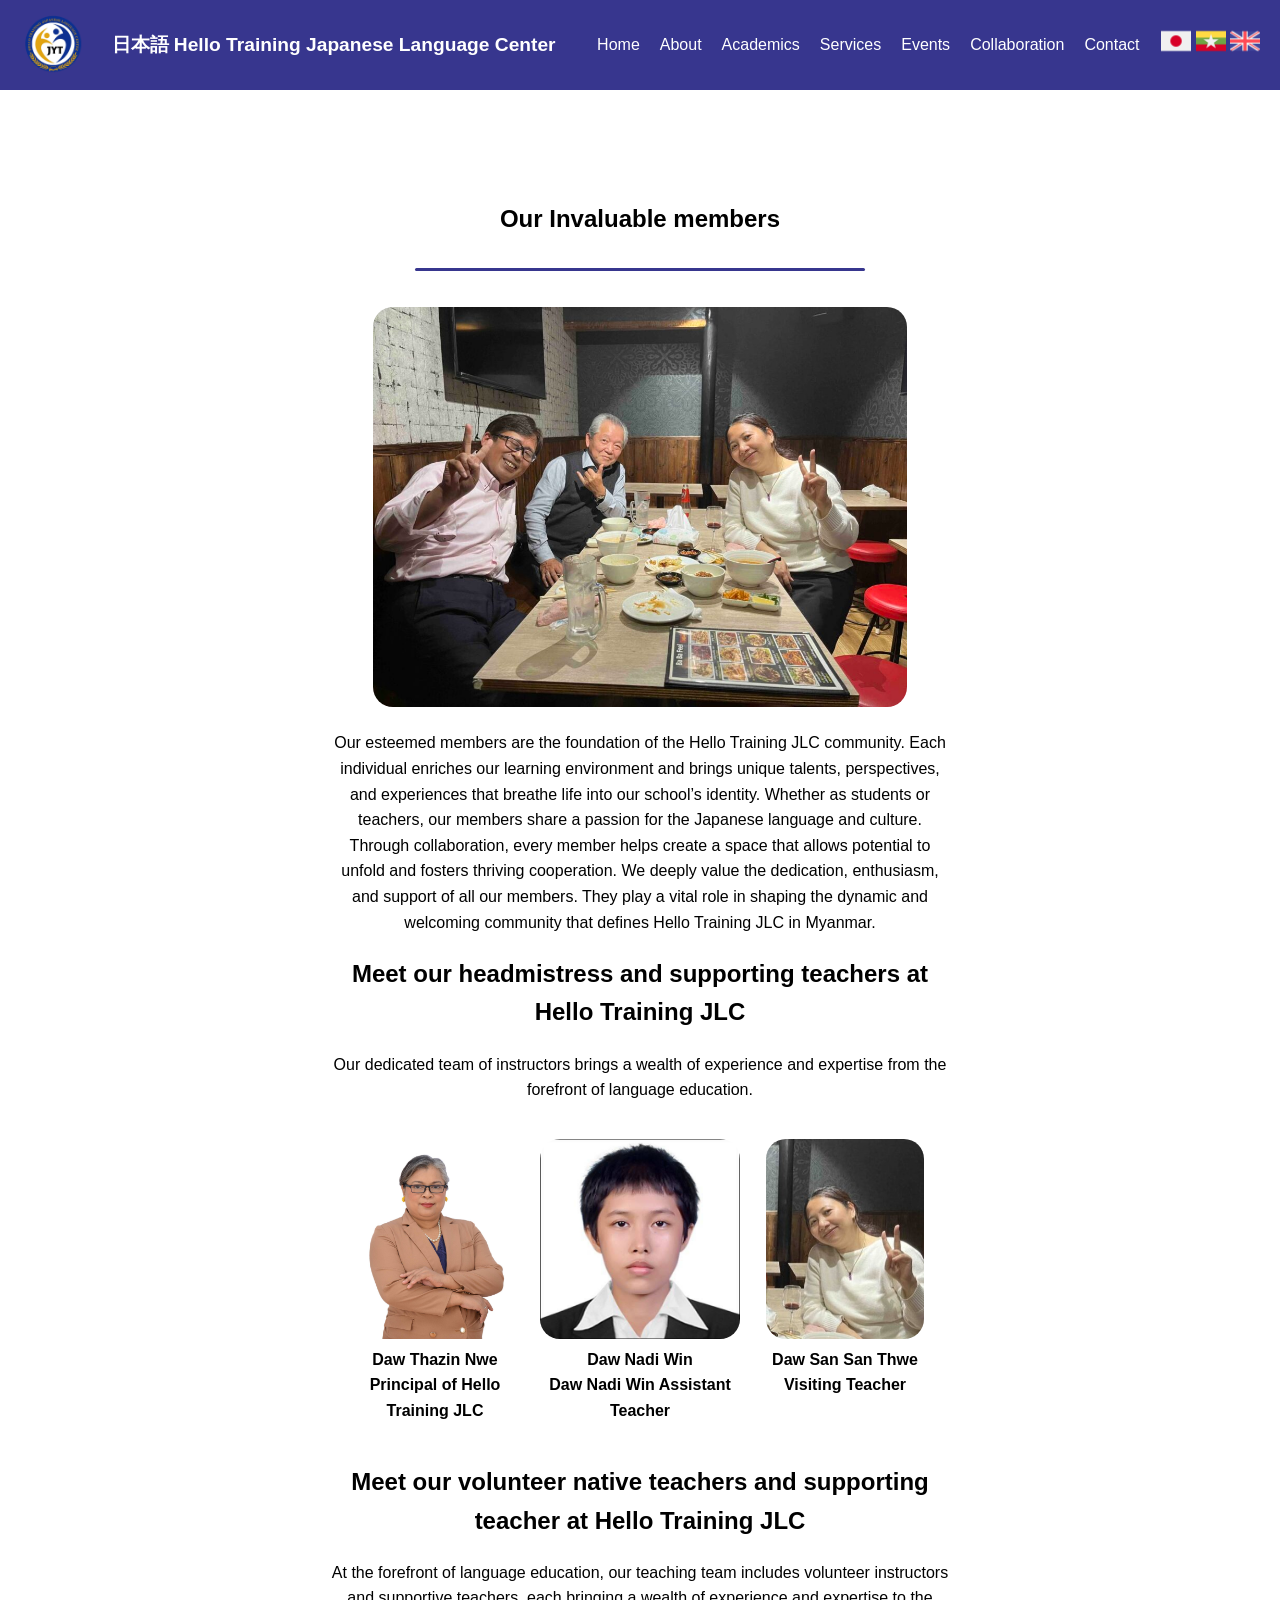
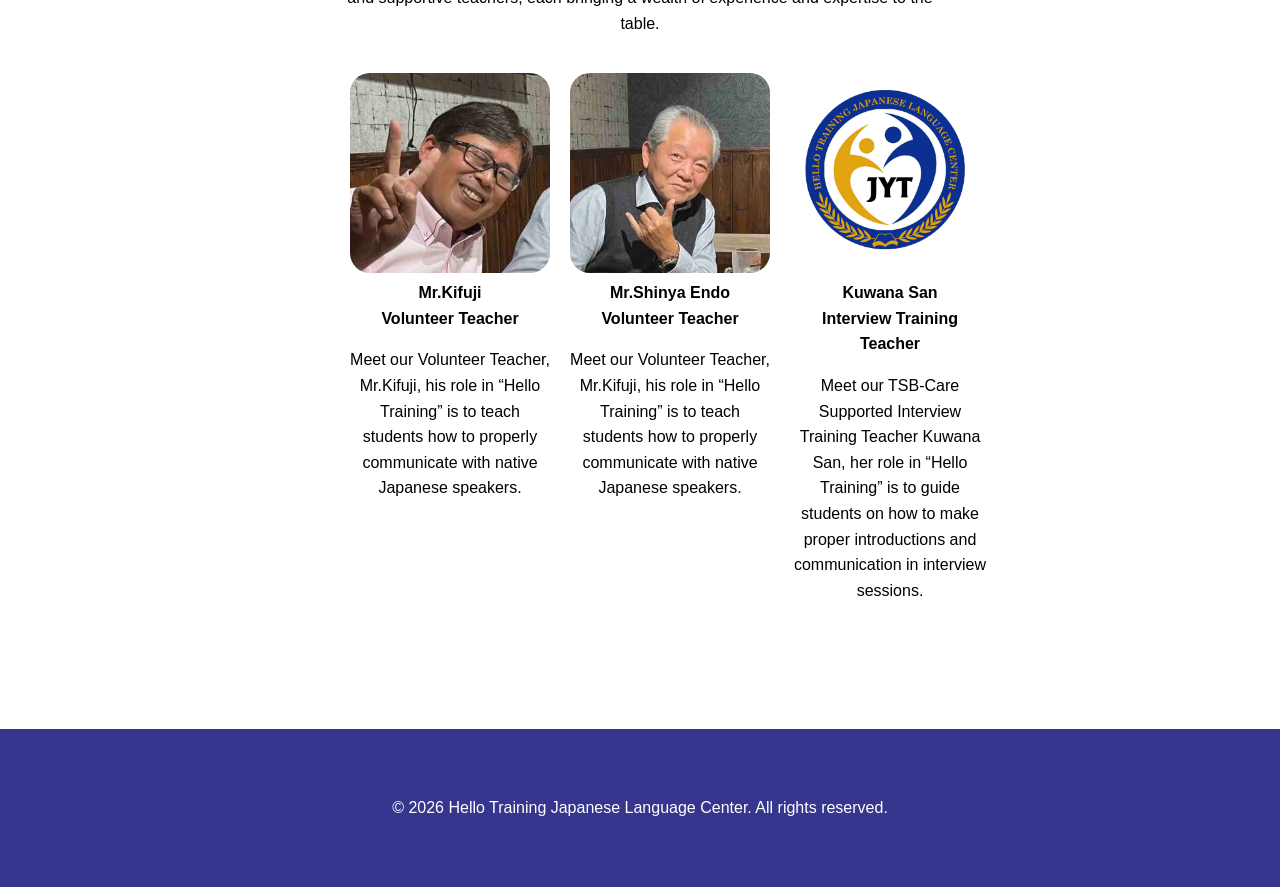
<file: dir/staff.html>
<!DOCTYPE html>
<html lang="en">
<head>
  <meta charset="UTF-8">
  <meta name="viewport" content="width=device-width, initial-scale=1.0">
  <title>Japanese Language School</title>
  <link rel="stylesheet" href="/style.css">
</head>
<body>
  <!-- Header -->
  <header class="header">
    <img src="/images/2158_with_no_bg-1.png" class="logo-img" alt="">
    <div class="logo">日本語 Hello Training Japanese Language Center</div>
    <nav class="nav">
      <ul>
        <li><a href="/index.html">Home</a></li>
        <li><a href="/index.html#about">About</a></li>
        <li><a href="/index.html#academics">Academics</a></li>
        <li><a href="/index.html#services">Services</a></li>
        <li><a href="/index.html#events">Events</a></li>
        <li><a href="/index.html#collaboration">Collaboration</a></li>
        <li><a href="/index.html#contact">Contact</a></li>
      </ul>
    </nav>
     <!-- <div class="lang-switcher">
    <select id="language-select">
      <option value="en">English</option>
      <option value="ja">日本語</option>
    </select>
  </div> -->
  <div class="language-switcher-container">
    <a href="/jp/dir/staff.html"><img class="flag-icon" src="/images/japan.png" alt=""></a>
    <a href="/mm/dir/staff.html"><img class="flag-icon" src="/images/myanmar.png" alt=""></a>
    <a href="/dir/staff.html"><img class="flag-icon" src="/images/united-kingdom.png" alt=""></a>
  </div>
    <button class="menu-toggle">☰</button>
  </header>



  <!-- About Section -->
  <section id="about" class="about">

    <div class="about-us-container">
        <h1>Our Invaluable members</h1>
        <div class="decor-line-container">
          <hr class="decor-line">
        </div>
        <br>
        <img src="/images/2162-1024x768.jpg" class="academics-img-1" alt="">
        <p>
          Our esteemed members are the foundation of the Hello Training JLC community. Each individual enriches our learning environment and brings unique talents, perspectives, and experiences that breathe life into our school’s identity. Whether as students or teachers, our members share a passion for the Japanese language and culture. Through collaboration, every member helps create a space that allows potential to unfold and fosters thriving cooperation. We deeply value the dedication, enthusiasm, and support of all our members. They play a vital role in shaping the dynamic and welcoming community that defines Hello Training JLC in Myanmar.
        </p>
        <div>
          <h1>Meet our headmistress and supporting teachers at Hello Training JLC</h1>
          <p>Our dedicated team of instructors brings a wealth of experience and expertise from the forefront of language education.</p>
        </div>
        <div class="staff-container">
            <div class="card-image">
                <img src="/images/2166.jpg" class="event-img-1" alt="">
                <br>
                <b>Daw Thazin Nwe</b>
                <br>
                <b>Principal of Hello Training JLC</b>
            </div>
            <div class="card-image">
                <img src="/images/Daw Nadi Win.jpg" class="event-img-1" alt="">
                <br>
                <b>Daw Nadi Win</b>
                <br>
                <b>
Daw Nadi Win
Assistant Teacher</b>
            </div>
             <div class="card-image">
                <img src="/images/2162-a1024x768.jpg" class="event-img-1" alt="">
                <br>
                <b>Daw San San Thwe</b>
                <br>
                <b>Visiting Teacher</b>
            </div>
            
        </div>
        <div>
          <h1 class="teacher-h1">
            Meet our volunteer native teachers and supporting teacher at Hello Training JLC
          </h1>
          <p>
            At the forefront of language education, our teaching team includes volunteer instructors and supportive teachers, each bringing a wealth of experience and expertise to the table.
          </p>
        </div>
        <div class="staff-container">
            <div class="card-image">
                <img src="/images/2162-2-e1711970972872.jpg" class="event-img-1" alt="">
                <b>Mr.Kifuji</b>
                <br>
                <b>Volunteer Teacher</b>
                <p>
Meet our Volunteer Teacher, Mr.Kifuji, his role in “Hello Training” is to teach students how to properly communicate with native Japanese speakers.</p>
            </div>
            <div class="card-image">
                <img src="/images/2162-3-e1711971138804.jpg" class="event-img-1" alt="">
                <b>Mr.Shinya Endo</b>
                <br>
                <b>Volunteer Teacher</b>
                <p>
Meet our Volunteer Teacher, Mr.Kifuji, his role in “Hello Training” is to teach students how to properly communicate with native Japanese speakers.</p>
            </div>
            <div class="card-image">
                <img src="/images/2158_with_no_bg-1.png" class="event-img-1" alt="">
                <br>
                <b>Kuwana San</b>
                <br>
                <b>Interview Training Teacher</b>
                <p>
                  Meet our TSB-Care Supported Interview Training Teacher Kuwana San, her role in “Hello Training” is to guide students on how to make proper introductions and communication in interview sessions.
                </p>
              </div>
            

            
        </div>
    </div>

    

 
   

    

    <!-- <div class="link-container">
        <li><a href="#courses">Pass the civil engineering proficiency exam</a></li>
        <li><a href="#contact">Documentary photos of Toyota Motor Internship students from Hello Training JLC.</a></li>
        <li><a href="#about">Warm welcome ceremony for Hello Training JLC students at Hachinohe University</a></li>
        <li><a href="#courses">Tokugawa Skilled Worker Qualification Examination held in Thailand</a></li>
        <li><a href="#contact">Images of the TSB Japan Supervisory Committee visiting and providing training</a></li>
    </div> -->
  </section>

 

  <!-- Footer -->
  <footer class="footer">
    <p>&copy; 2026 Hello Training Japanese Language Center. All rights reserved.</p>
  </footer>

  <script src="/index.js"></script>
</body>
</html>
</file>
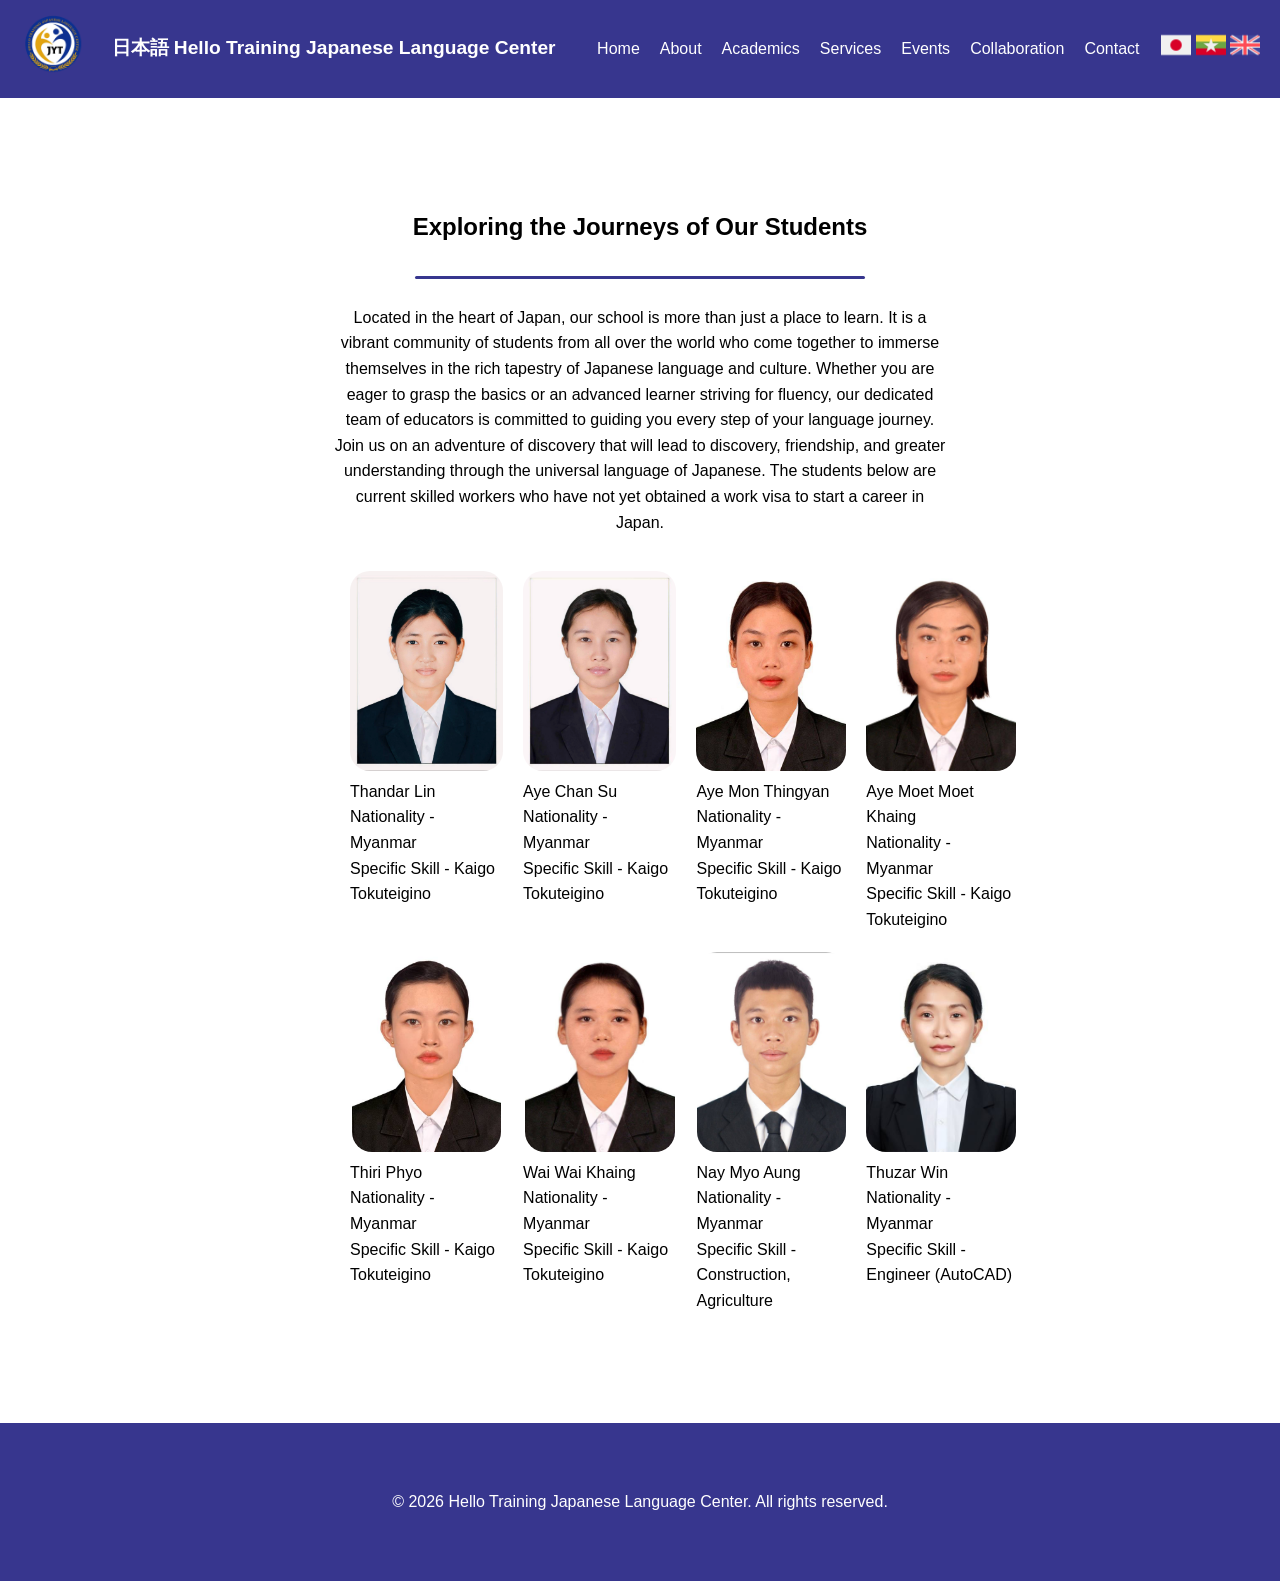
<file: dir/students.html>
<!DOCTYPE html>
<html lang="en">
<head>
  <meta charset="UTF-8">
  <meta name="viewport" content="width=device-width, initial-scale=1.0">
  <title>Japanese Language School</title>
  <link rel="stylesheet" href="/style.css">
</head>
<body>
  <!-- Header -->
  <header class="header">
    <a href="/index.html">
      <img src="/images/2158_with_no_bg-1.png" class="logo-img" alt="">
    </a>
    <div class="logo">日本語 Hello Training Japanese Language Center</div>
    <nav class="nav">
      <ul>
        <li><a href="/index.html">Home</a></li>
        <li><a href="/index.html#about">About</a></li>
        <li><a href="/index.html#academics">Academics</a></li>
        <li><a href="/index.html#services">Services</a></li>
        <li><a href="/index.html#events">Events</a></li>
        <li><a href="/index.html#collaboration">Collaboration</a></li>
        <li><a href="/index.html#contact">Contact</a></li>
      </ul>
    </nav>
     <!-- <div class="lang-switcher">
    <select id="language-select">
      <option value="en">English</option>
      <option value="ja">日本語</option>
    </select>
  </div> -->
  <div class="language-switcher-container">
    <a href="/jp/dir/students.html"><img class="flag-icon" src="/images/japan.png" alt=""></a>
    <a href="/mm/dir/students.html"><img class="flag-icon" src="/images/myanmar.png" alt=""></a>
    <a href="/dir/students.html"><img class="flag-icon" src="/images/united-kingdom.png" alt=""></a>
  </div>
    <button class="menu-toggle">☰</button>
  </header>



  <!-- About Section -->
  <section id="about" class="about">

    <div class="about-us-container">
        <h1>Exploring the Journeys of Our Students</h1>
        <div class="decor-line-container">
            <hr class="decor-line">
        </div>
        <p>
          Located in the heart of Japan, our school is more than just a place to learn. It is a vibrant community of students from all over the world who come together to immerse themselves in the rich tapestry of Japanese language and culture. Whether you are eager to grasp the basics or an advanced learner striving for fluency, our dedicated team of educators is committed to guiding you every step of your language journey. Join us on an adventure of discovery that will lead to discovery, friendship, and greater understanding through the universal language of Japanese. The students below are current skilled workers who have not yet obtained a work visa to start a career in Japan.
        </p>
        <div class="books-container">
            <div class="card-image">
                <img src="/images/students/2170_0.jpg" class="event-img-1" alt="">
                <div style="text-align: start;">
                    <div>Thandar Lin</div>
                    <div>Nationality - Myanmar</div>
                    <div>Specific Skill - Kaigo Tokuteigino</div>   
                  </div>
            </div>
            <div class="card-image">
                  <img src="/images/students/2171.jpg" class="event-img-1" alt="">
                  <div style="text-align: start;">
                    <div>Aye Chan Su</div>
                    <div>Nationality - Myanmar</div>
                    <div>Specific Skill - Kaigo Tokuteigino</div>   
                  </div>
            </div>
             <div class="card-image">
                <img src="/images/students/2181_0.jpg" class="event-img-1" alt="">
                <div style="text-align: start;">
                    <div>Aye Mon Thingyan</div>
                    <div>Nationality - Myanmar</div>
                    <div>Specific Skill - Kaigo Tokuteigino</div>   
                  </div>
            </div>
            <div class="card-image">
                <img src="/images/students/2182_0.jpg" class="event-img-1" alt="">
                <div style="text-align: start;">
                    <div>Aye Moet Moet Khaing</div>
                    <div>Nationality - Myanmar</div>
                    <div>Specific Skill - Kaigo Tokuteigino</div>   
                  </div>
            </div>
            <div class="card-image">
                <img src="/images/students/2183_0.jpg" class="event-img-1" alt="">
                <div style="text-align: start;">
                    <div>Thiri Phyo</div>
                    <div>Nationality - Myanmar</div>
                    <div>Specific Skill - Kaigo Tokuteigino</div>   
                  </div>
            </div>
            <div class="card-image">
                <img src="/images/students/2184_0.jpg" class="event-img-1" alt="">
                <div style="text-align: start;">
                    <div>Wai Wai Khaing</div>
                    <div>Nationality - Myanmar</div>
                    <div>Specific Skill - Kaigo Tokuteigino</div>   
                  </div>
            </div>
            <div class="card-image">
                <img src="/images/students/2186_0.jpg" class="event-img-1" alt="">
                <div style="text-align: start;">
                    <div>Nay Myo Aung</div>
                    <div>Nationality - Myanmar</div>
                    <div>Specific Skill - Construction, Agriculture</div>   
                  </div>
            </div>
            <div class="card-image">
                <img src="/images/students/IMG_20230825_174259_985.jpg" class="event-img-1" alt="">
                <div style="text-align: start;">
                    <div>Thuzar Win</div>
                    <div>Nationality - Myanmar</div>
                    <div>Specific Skill - Engineer (AutoCAD)</div>     
                  </div>
           
            </div>
            
        </div>
    </div>

    

 
   

    

    <!-- <div class="link-container">
        <li><a href="#courses">Pass the civil engineering proficiency exam</a></li>
        <li><a href="#contact">Documentary photos of Toyota Motor Internship students from Hello Training JLC.</a></li>
        <li><a href="#about">Warm welcome ceremony for Hello Training JLC students at Hachinohe University</a></li>
        <li><a href="#courses">Tokugawa Skilled Worker Qualification Examination held in Thailand</a></li>
        <li><a href="#contact">Images of the TSB Japan Supervisory Committee visiting and providing training</a></li>
    </div> -->
  </section>

 

  <!-- Footer -->
  <footer class="footer">
    <p>&copy; 2026 Hello Training Japanese Language Center. All rights reserved.</p>
  </footer>

  <script src="/index.js"></script>
</body>
</html>
</file>
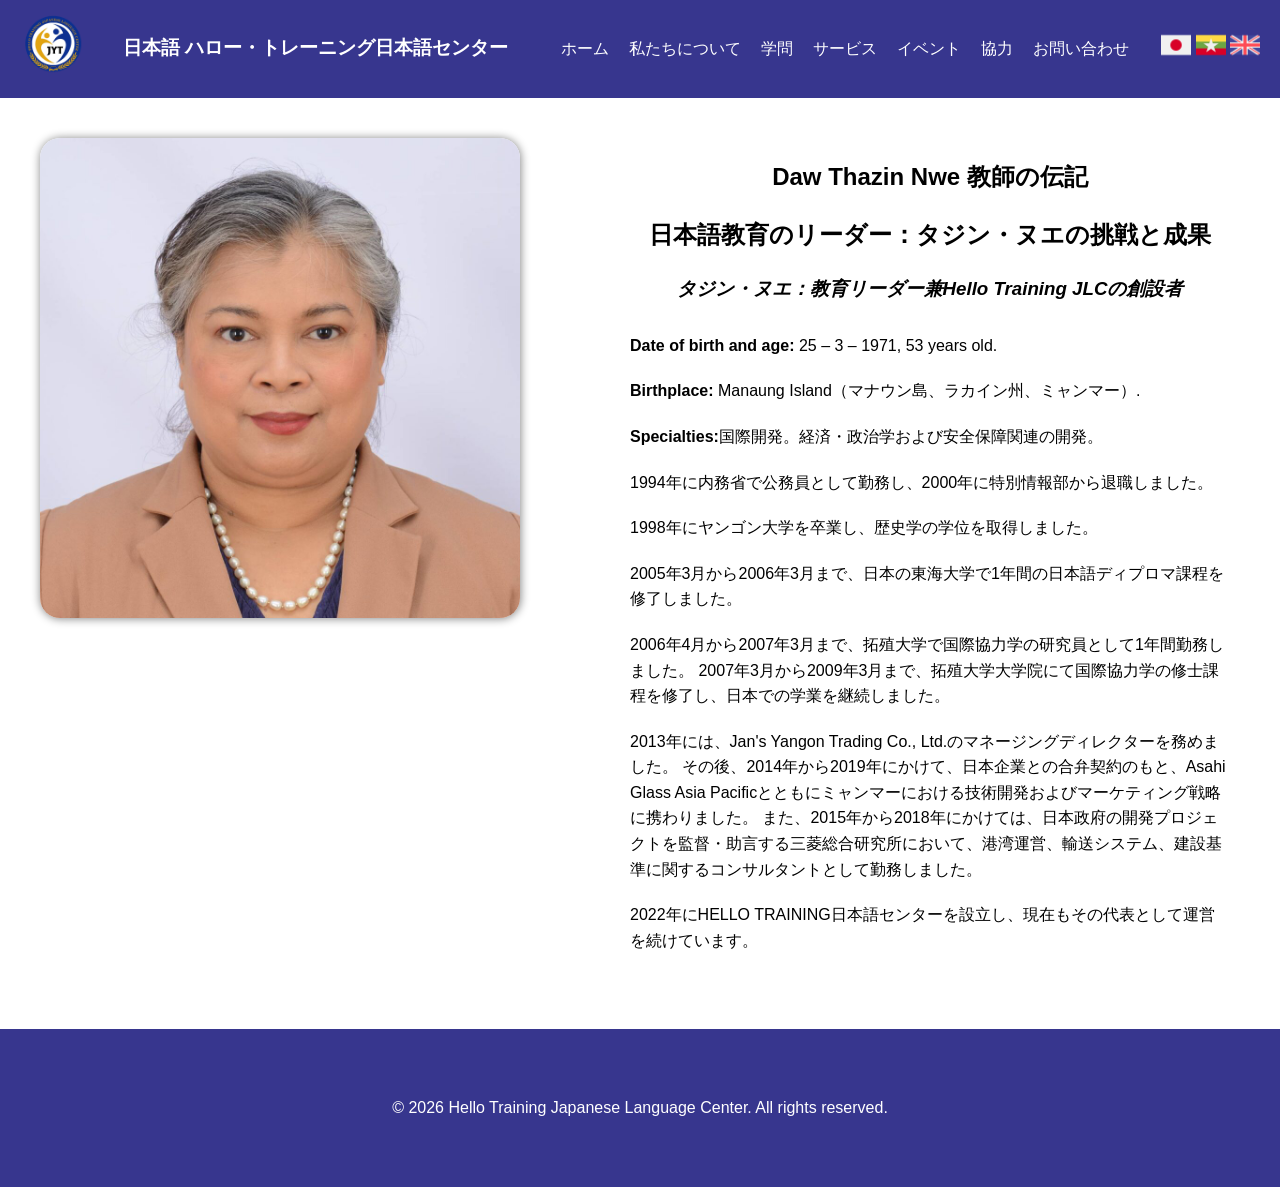
<file: jp/dir/biography.html>
<!DOCTYPE html>
<html lang="en">
<head>
  <meta charset="UTF-8">
  <meta name="viewport" content="width=device-width, initial-scale=1.0">
  <title>Japanese Language School</title>
  <link rel="stylesheet" href="/style.css">
</head>
<body>
  <!-- Header -->
  <header class="header">
    <a href="/jp/index.html">
      <img src="/images/2158_with_no_bg-1.png" class="logo-img" alt="">
    </a>
    <div class="logo">日本語 ハロー・トレーニング日本語センター</div>
    <nav class="nav">
      <ul>
        <li><a href="#">ホーム </a></li>
        <li><a href="#about">私たちについて</a></li>
        <li><a href="#academics">学問 </a></li>
        <li><a href="#services">サービス </a></li>
        <li><a href="#events">イベント </a></li>
        <li><a href="#collaboration">協力 </a></li>
        <li><a href="#contact">お問い合わせ</a></li>
      </ul>
    </nav>
     <!-- <div class="lang-switcher">
    <select id="language-select">
      <option value="en">English</option>
      <option value="ja">日本語</option>
    </select>
  </div> -->
  <div class="language-switcher-container">
    <a href="/jp/dir/biography.html"><img class="flag-icon" src="/images/japan.png" alt=""></a>
    <a href="/mm/dir/biography.html"><img class="flag-icon" src="/images/myanmar.png" alt=""></a>
    <a href="/dir/biography.html"><img class="flag-icon" src="/images/united-kingdom.png" alt=""></a>
  </div>
    <button class="menu-toggle">☰</button>
  </header>



 <section id="about" class="about">


    <div class="">
        <div class="biography-container">
            <div>
                <img src="/images/2167-1024x1024.jpg" class="img-1-bio" alt="">
            </div>
            <div class="motto">
                <h1>Daw Thazin Nwe 教師の伝記</h1>
                <h2>日本語教育のリーダー：タジン・ヌエの挑戦と成果</h2>
                <h3 style="font-style: italic;">タジン・ヌエ：教育リーダー兼Hello Training JLCの創設者</h3>
                <div class="biography-details">
                    <div class="biography-details-align">
                        <b> Date of birth and age:</b> 25 – 3 – 1971, 53 years old.

                    </div>
                    <div class="biography-details-align">
                        <b> Birthplace: </b>  Manaung Island（マナウン島、ラカイン州、ミャンマー）.
                    </div>
                    <div class="biography-details-align">
                        <b>Specialties:</b>国際開発。経済・政治学および安全保障関連の開発。
                    </div>
                    <div class="biography-details-align">
                        1994年に内務省で公務員として勤務し、2000年に特別情報部から退職しました。
                    </div>
                    <div class="biography-details-align">
                        1998年にヤンゴン大学を卒業し、歴史学の学位を取得しました。
                    </div>
                    <div class="biography-details-align">
2005年3月から2006年3月まで、日本の東海大学で1年間の日本語ディプロマ課程を修了しました。                    </div>
                    <div class="biography-details-align">
                       2006年4月から2007年3月まで、拓殖大学で国際協力学の研究員として1年間勤務しました。
2007年3月から2009年3月まで、拓殖大学大学院にて国際協力学の修士課程を修了し、日本での学業を継続しました。</div>
                    <div class="biography-details-align">
2013年には、Jan's Yangon Trading Co., Ltd.のマネージングディレクターを務めました。
その後、2014年から2019年にかけて、日本企業との合弁契約のもと、Asahi Glass Asia Pacificとともにミャンマーにおける技術開発およびマーケティング戦略に携わりました。
また、2015年から2018年にかけては、日本政府の開発プロジェクトを監督・助言する三菱総合研究所において、港湾運営、輸送システム、建設基準に関するコンサルタントとして勤務しました。
                    </div>
                    <div class="biography-details-align">
2022年にHELLO TRAINING日本語センターを設立し、現在もその代表として運営を続けています。                    </div>
                    
                </div>
                

                <br>
            </div>
        </div>
    </div>
    
  
  </section>

 

  <!-- Footer -->
  <footer class="footer">
    <p>&copy; 2026 Hello Training Japanese Language Center. All rights reserved.</p>
  </footer>

  <script src="/index.js"></script>
</body>
</html>
</file>
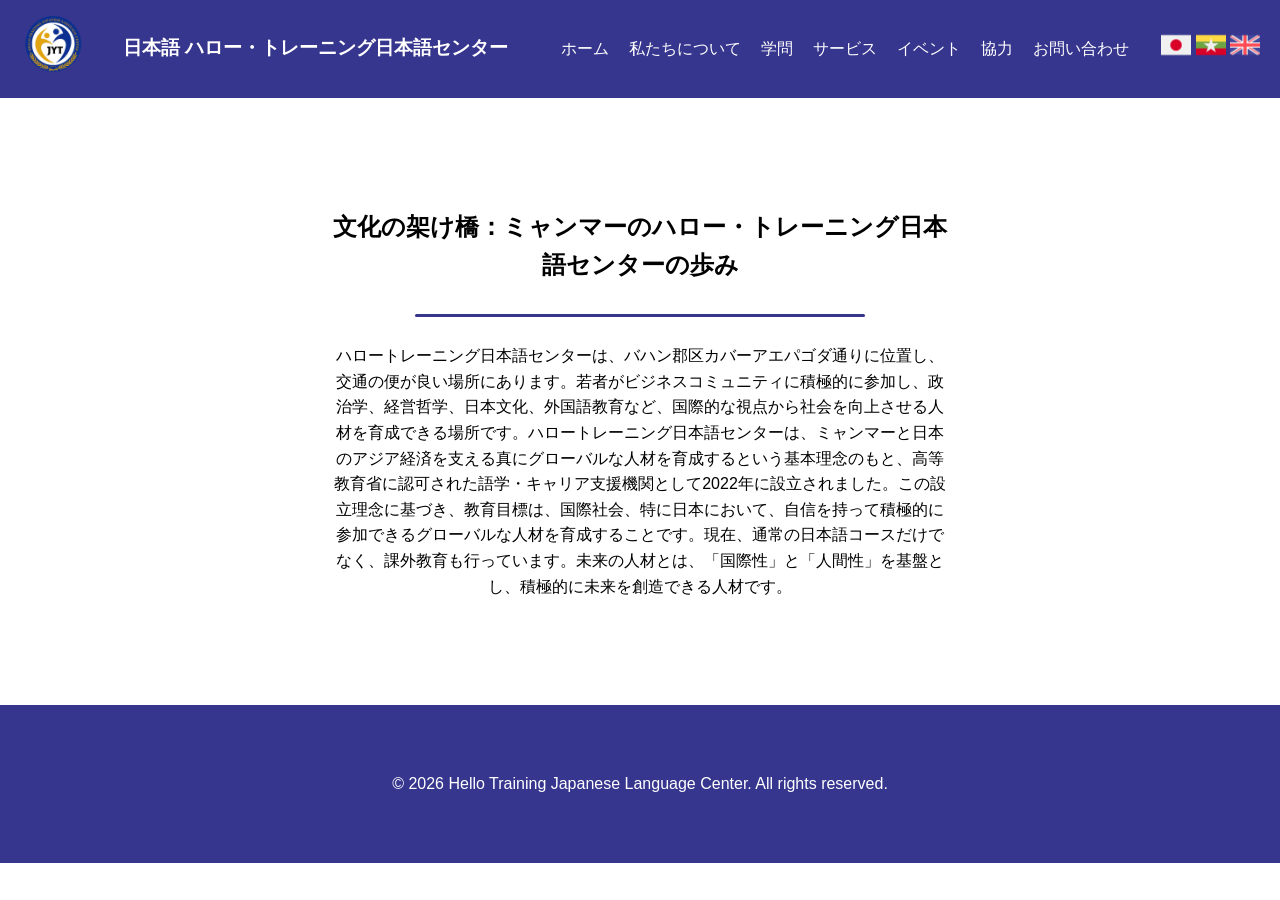
<file: jp/dir/history.html>
<!DOCTYPE html>
<html lang="en">
<head>
  <meta charset="UTF-8">
  <meta name="viewport" content="width=device-width, initial-scale=1.0">
  <title>Japanese Language School</title>
  <link rel="stylesheet" href="/style.css">
</head>
<body>
  <!-- Header -->
  <header class="header">
    <a href="/jp/index.html">
      <img src="/images/2158_with_no_bg-1.png" class="logo-img" alt="">
    </a>
    <div class="logo">日本語 ハロー・トレーニング日本語センター</div>
    <nav class="nav">
      <ul>
        <li><a href="#">ホーム </a></li>
        <li><a href="/jp/index.html">私たちについて</a></li>
        <li><a href="/jp/index.html#academics">学問 </a></li>
        <li><a href="/jp/index.html#services">サービス </a></li>
        <li><a href="/jp/index.html#events">イベント </a></li>
        <li><a href="/jp/index.html#collaboration">協力 </a></li>
        <li><a href="/jp/index.html#contact">お問い合わせ</a></li>
      </ul>
    </nav>
     <!-- <div class="lang-switcher">
    <select id="language-select">
      <option value="en">English</option>
      <option value="ja">日本語</option>
    </select>
  </div> -->
  <div class="language-switcher-container">
    <a href="/jp/dir/history.html"><img class="flag-icon" src="/images/japan.png" alt=""></a>
    <a href="/mm/dir/history.html"><img class="flag-icon" src="/images/myanmar.png" alt=""></a>
    <a href="/dir/history.html"><img class="flag-icon" src="/images/united-kingdom.png" alt=""></a>
  </div>
    <button class="menu-toggle">☰</button>
  </header>



  <!-- About Section -->
  <section id="about" class="about">

    <div class="about-us-container">
        <h1> 文化の架け橋：ミャンマーのハロー・トレーニング日本語センターの歩み</h1>
        <div class="decor-line-container">
            <hr class="decor-line">
        </div>
        <p>

ハロートレーニング日本語センターは、バハン郡区カバーアエパゴダ通りに位置し、交通の便が良い場所にあります。若者がビジネスコミュニティに積極的に参加し、政治学、経営哲学、日本文化、外国語教育など、国際的な視点から社会を向上させる人材を育成できる場所です。ハロートレーニング日本語センターは、ミャンマーと日本のアジア経済を支える真にグローバルな人材を育成するという基本理念のもと、高等教育省に認可された語学・キャリア支援機関として2022年に設立されました。この設立理念に基づき、教育目標は、国際社会、特に日本において、自信を持って積極的に参加できるグローバルな人材を育成することです。現在、通常の日本語コースだけでなく、課外教育も行っています。未来の人材とは、「国際性」と「人間性」を基盤とし、積極的に未来を創造できる人材です。
        </p>
    </div>

    

 
   

    

    <!-- <div class="link-container">
        <li><a href="#courses">Pass the civil engineering proficiency exam</a></li>
        <li><a href="#contact">Documentary photos of Toyota Motor Internship students from Hello Training JLC.</a></li>
        <li><a href="#about">Warm welcome ceremony for Hello Training JLC students at Hachinohe University</a></li>
        <li><a href="#courses">Tokugawa Skilled Worker Qualification Examination held in Thailand</a></li>
        <li><a href="#contact">Images of the TSB Japan Supervisory Committee visiting and providing training</a></li>
    </div> -->
  </section>

 

  <!-- Footer -->
  <footer class="footer">
    <p>&copy; 2026 Hello Training Japanese Language Center. All rights reserved.</p>
  </footer>

  <script src="/index.js"></script>
</body>
</html>
</file>
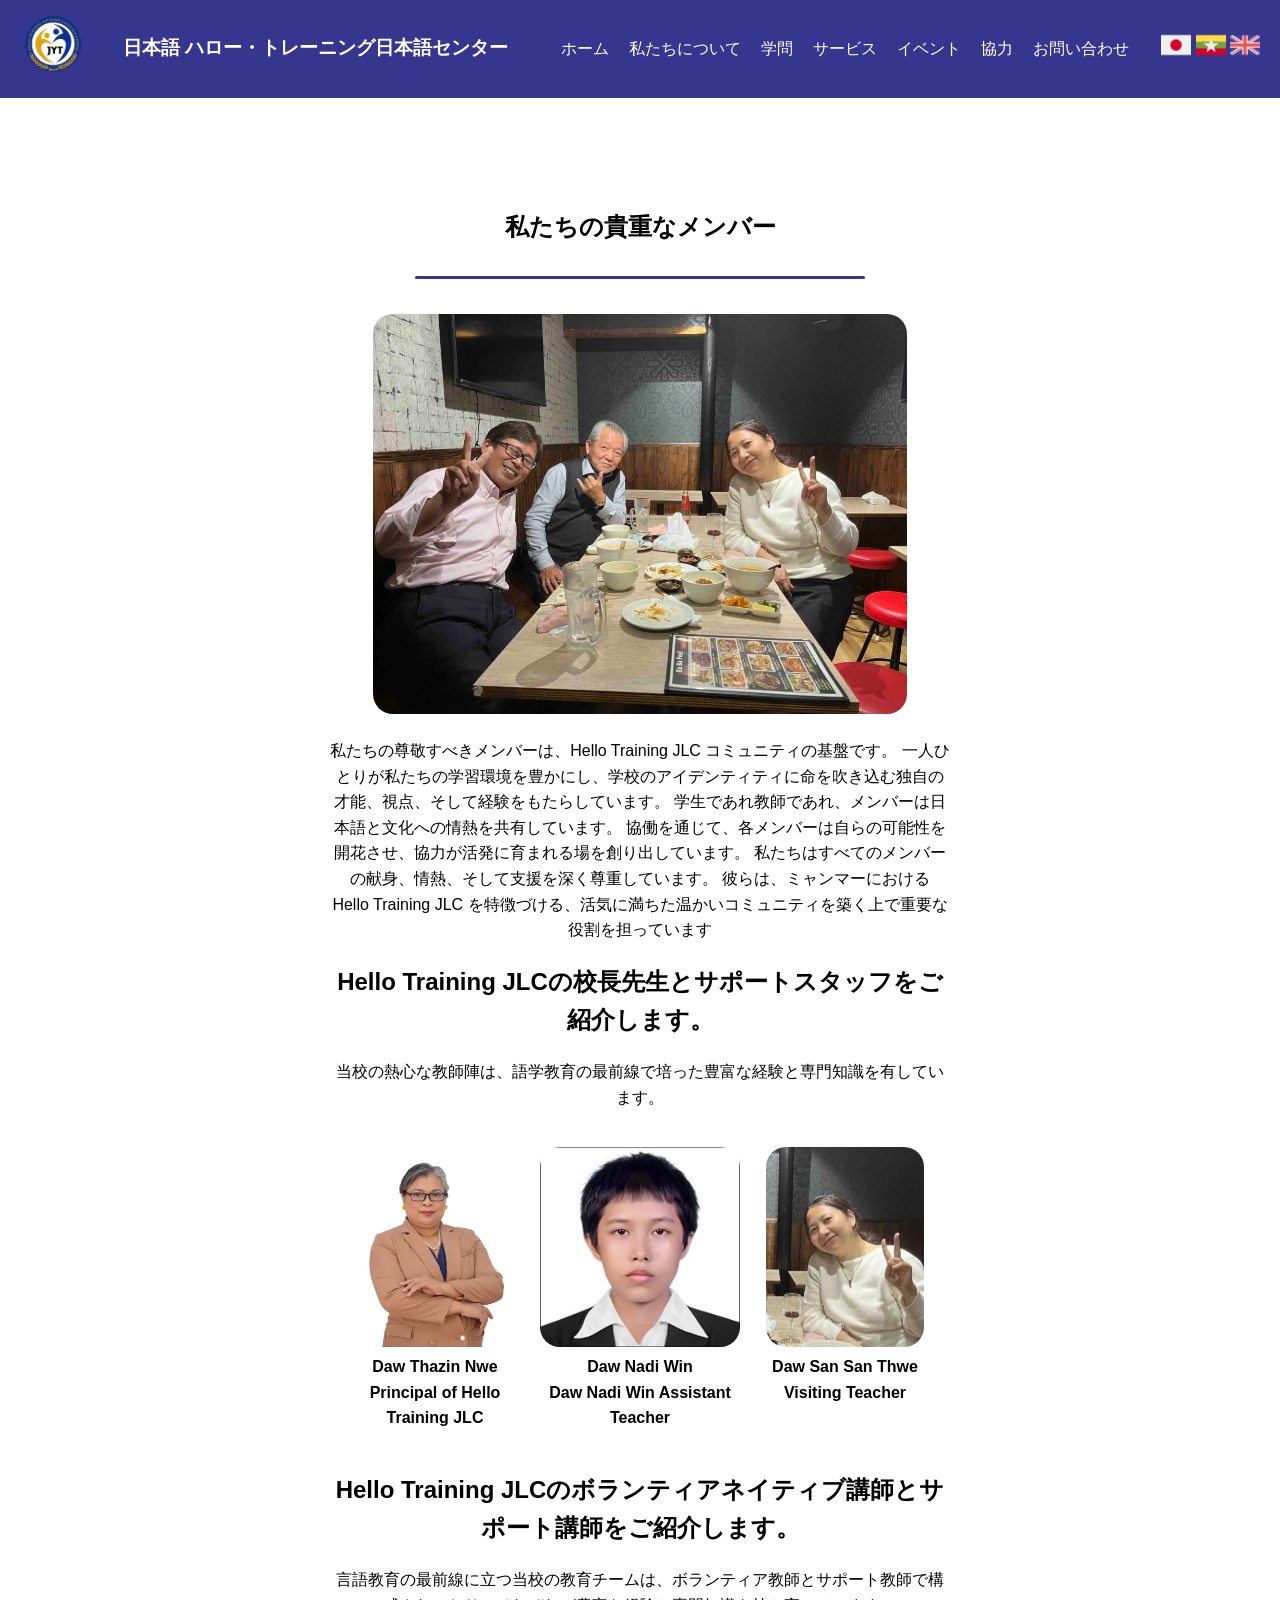
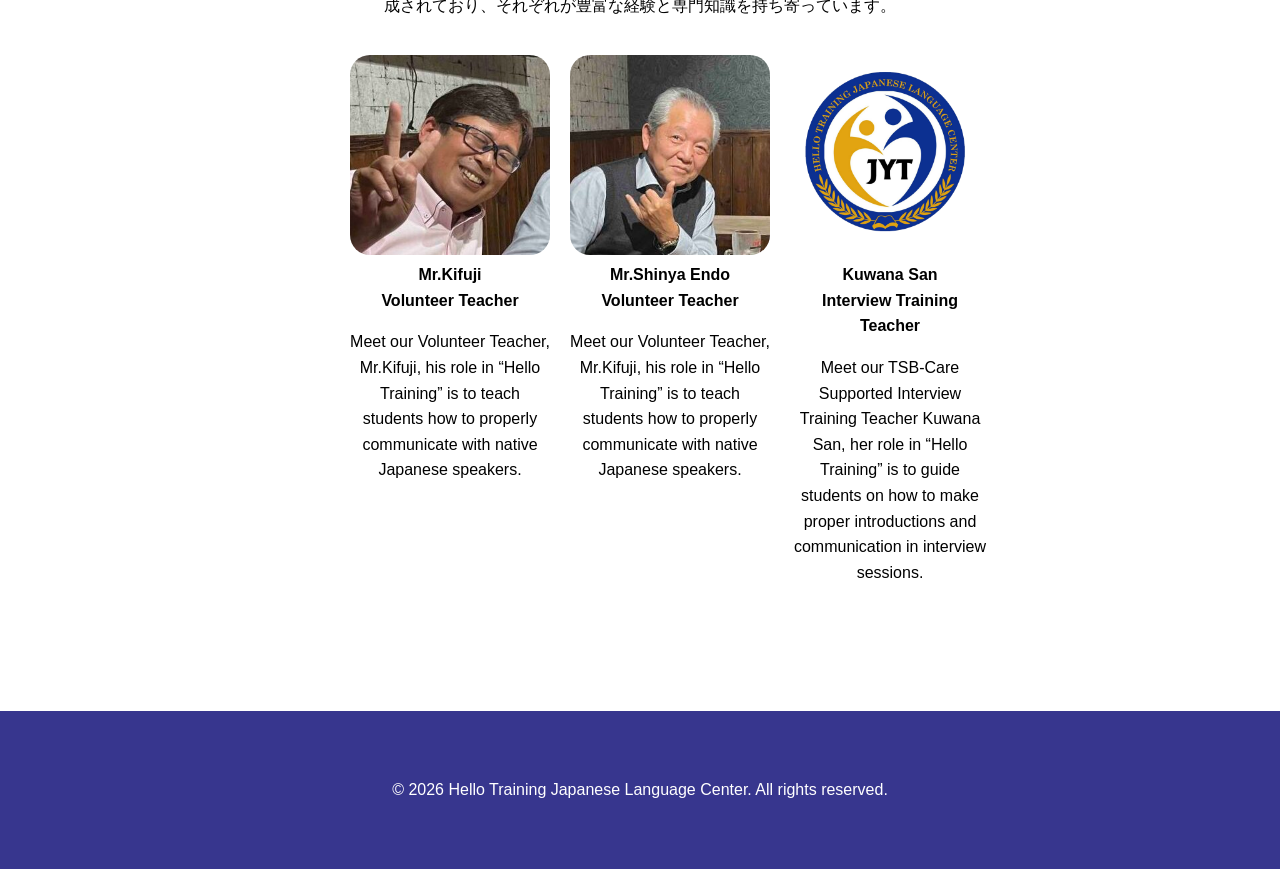
<file: jp/dir/staff.html>
<!DOCTYPE html>
<html lang="en">
<head>
  <meta charset="UTF-8">
  <meta name="viewport" content="width=device-width, initial-scale=1.0">
  <title>Japanese Language School</title>
  <link rel="stylesheet" href="/style.css">
</head>
<body>
  <!-- Header -->
  <header class="header">
    <a href="/jp/index.html">
      <img src="/images/2158_with_no_bg-1.png" class="logo-img" alt="">
    </a>
    <div class="logo">日本語 ハロー・トレーニング日本語センター</div>
    <nav class="nav">
      <ul>
        <li><a href="/jp/index.html#">ホーム </a></li>
        <li><a href="/jp/index.html#about">私たちについて</a></li>
        <li><a href="/jp/index.html#academics">学問 </a></li>
        <li><a href="/jp/index.html#services">サービス </a></li>
        <li><a href="/jp/index.html#events">イベント </a></li>
        <li><a href="/jp/index.html#collaboration">協力 </a></li>
        <li><a href="/jp/index.html#contact">お問い合わせ</a></li>
      </ul>
    </nav>
     <!-- <div class="lang-switcher">
    <select id="language-select">
      <option value="en">English</option>
      <option value="ja">日本語</option>
    </select>
  </div> -->
  <div class="language-switcher-container">
    <a href="/jp/dir/staff.html"><img class="flag-icon" src="/images/japan.png" alt=""></a>
    <a href="/mm/dir/staff.html"><img class="flag-icon" src="/images/myanmar.png" alt=""></a>
    <a href="/dir/staff.html"><img class="flag-icon" src="/images/united-kingdom.png" alt=""></a>
  </div>
    <button class="menu-toggle">☰</button>
  </header>



  <!-- About Section -->
  <section id="about" class="about">

    <div class="about-us-container">
        <h1>私たちの貴重なメンバー</h1>
        <div class="decor-line-container">
          <hr class="decor-line">
        </div>
        <br>
        <img src="/images/2162-1024x768.jpg" class="academics-img-1" alt="">
        <p>
私たちの尊敬すべきメンバーは、Hello Training JLC コミュニティの基盤です。
一人ひとりが私たちの学習環境を豊かにし、学校のアイデンティティに命を吹き込む独自の才能、視点、そして経験をもたらしています。
学生であれ教師であれ、メンバーは日本語と文化への情熱を共有しています。
協働を通じて、各メンバーは自らの可能性を開花させ、協力が活発に育まれる場を創り出しています。
私たちはすべてのメンバーの献身、情熱、そして支援を深く尊重しています。
彼らは、ミャンマーにおける Hello Training JLC を特徴づける、活気に満ちた温かいコミュニティを築く上で重要な役割を担っています
        </p>
        <div>
          <h1>Hello Training JLCの校長先生とサポートスタッフをご紹介します。</h1>
          <p>
            当校の熱心な教師陣は、語学教育の最前線で培った豊富な経験と専門知識を有しています。
          </p>
        </div>
        <div class="staff-container">
            <div class="card-image">
                <img src="/images/2166.jpg" class="event-img-1" alt="">
                <br>
                <b>Daw Thazin Nwe</b>
                <br>
                <b>Principal of Hello Training JLC</b>
            </div>
            <div class="card-image">
                <img src="/images/Daw Nadi Win.jpg" class="event-img-1" alt="">
                <br>
                <b>Daw Nadi Win</b>
                <br>
                <b>
Daw Nadi Win
Assistant Teacher</b>
            </div>
             <div class="card-image">
                <img src="/images/2162-a1024x768.jpg" class="event-img-1" alt="">
                <br>
                <b>Daw San San Thwe</b>
                <br>
                <b>Visiting Teacher</b>
            </div>
            
        </div>
        <div>
          <h1 class="teacher-h1">
            Hello Training JLCのボランティアネイティブ講師とサポート講師をご紹介します。
          </h1>
          <p>
            言語教育の最前線に立つ当校の教育チームは、ボランティア教師とサポート教師で構成されており、それぞれが豊富な経験と専門知識を持ち寄っています。
          </p>
        </div>
        <div class="staff-container">
            <div class="card-image">
                <img src="/images/2162-2-e1711970972872.jpg" class="event-img-1" alt="">
                <b>Mr.Kifuji</b>
                <br>
                <b>Volunteer Teacher</b>
                <p>
Meet our Volunteer Teacher, Mr.Kifuji, his role in “Hello Training” is to teach students how to properly communicate with native Japanese speakers.</p>
            </div>
            <div class="card-image">
                <img src="/images/2162-3-e1711971138804.jpg" class="event-img-1" alt="">
                <b>Mr.Shinya Endo</b>
                <br>
                <b>Volunteer Teacher</b>
                <p>
Meet our Volunteer Teacher, Mr.Kifuji, his role in “Hello Training” is to teach students how to properly communicate with native Japanese speakers.</p>
            </div>
            <div class="card-image">
                <img src="/images/2158_with_no_bg-1.png" class="event-img-1" alt="">
                <br>
                <b>Kuwana San</b>
                <br>
                <b>Interview Training Teacher</b>
                <p>
                  Meet our TSB-Care Supported Interview Training Teacher Kuwana San, her role in “Hello Training” is to guide students on how to make proper introductions and communication in interview sessions.
                </p>
              </div>
            

            
        </div>
    </div>

    

 
   

    

    <!-- <div class="link-container">
        <li><a href="#courses">Pass the civil engineering proficiency exam</a></li>
        <li><a href="#contact">Documentary photos of Toyota Motor Internship students from Hello Training JLC.</a></li>
        <li><a href="#about">Warm welcome ceremony for Hello Training JLC students at Hachinohe University</a></li>
        <li><a href="#courses">Tokugawa Skilled Worker Qualification Examination held in Thailand</a></li>
        <li><a href="#contact">Images of the TSB Japan Supervisory Committee visiting and providing training</a></li>
    </div> -->
  </section>

 

  <!-- Footer -->
  <footer class="footer">
    <p>&copy; 2026 Hello Training Japanese Language Center. All rights reserved.</p>
  </footer>

  <script src="/index.js"></script>
</body>
</html>
</file>
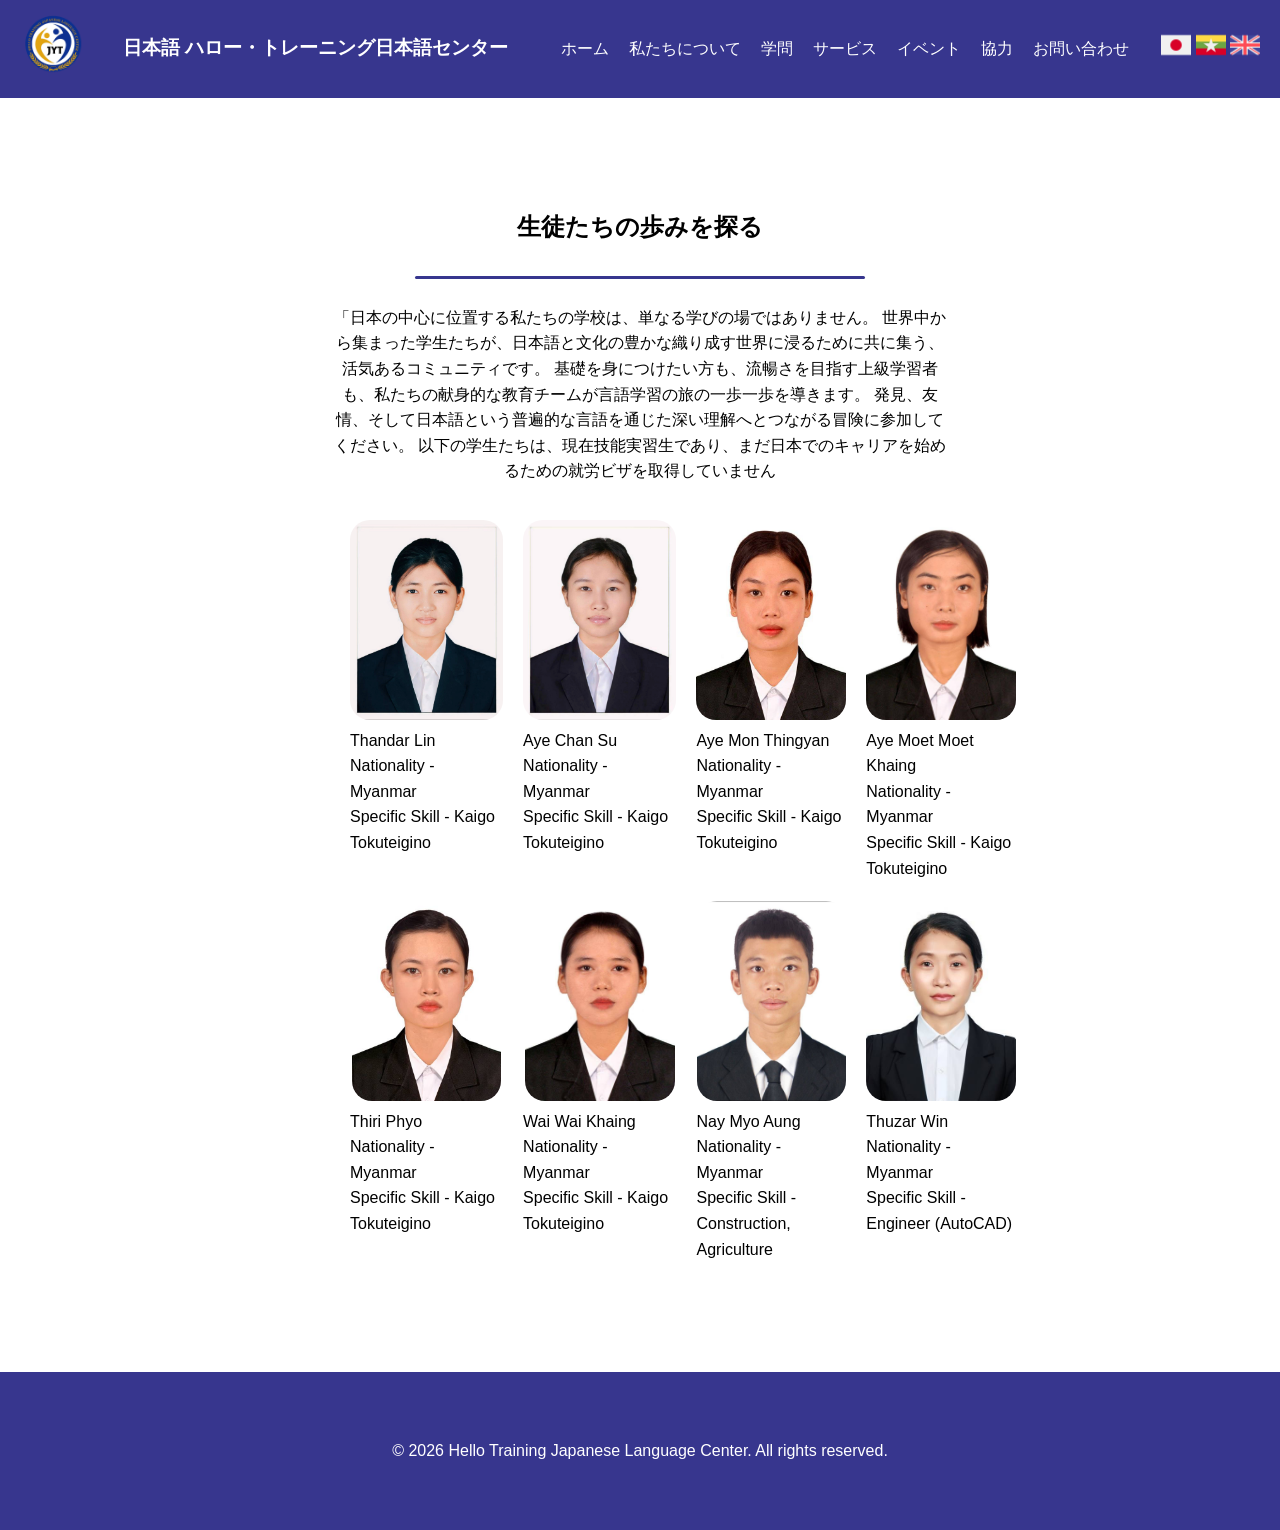
<file: jp/dir/students.html>
<!DOCTYPE html>
<html lang="en">
<head>
  <meta charset="UTF-8">
  <meta name="viewport" content="width=device-width, initial-scale=1.0">
  <title>Japanese Language School</title>
  <link rel="stylesheet" href="/style.css">
</head>
<body>
  <!-- Header -->
  <header class="header">
    <a href="/jp/index.html">
      <img src="/images/2158_with_no_bg-1.png" class="logo-img" alt="">
    </a>
    <div class="logo">日本語 ハロー・トレーニング日本語センター</div>
    <nav class="nav">
      <ul>
        <li><a href="#">ホーム </a></li>
        <li><a href="#about">私たちについて</a></li>
        <li><a href="#academics">学問 </a></li>
        <li><a href="#services">サービス </a></li>
        <li><a href="#events">イベント </a></li>
        <li><a href="#collaboration">協力 </a></li>
        <li><a href="#contact">お問い合わせ</a></li>
      </ul>
    </nav>
     <!-- <div class="lang-switcher">
    <select id="language-select">
      <option value="en">English</option>
      <option value="ja">日本語</option>
    </select>
  </div> -->
  <div class="language-switcher-container">
    <a href="/jp/dir/students.html"><img class="flag-icon" src="/images/japan.png" alt=""></a>
    <a href="/mm/dir/students.html"><img class="flag-icon" src="/images/myanmar.png" alt=""></a>
    <a href="/dir/students.html"><img class="flag-icon" src="/images/united-kingdom.png" alt=""></a>
  </div>
    <button class="menu-toggle">☰</button>
  </header>



  <!-- About Section -->
  <section id="about" class="about">

    <div class="about-us-container">
        <h1>生徒たちの歩みを探る</h1>
        <div class="decor-line-container">
            <hr class="decor-line">
        </div>
        <p>
          「日本の中心に位置する私たちの学校は、単なる学びの場ではありません。
世界中から集まった学生たちが、日本語と文化の豊かな織り成す世界に浸るために共に集う、活気あるコミュニティです。
基礎を身につけたい方も、流暢さを目指す上級学習者も、私たちの献身的な教育チームが言語学習の旅の一歩一歩を導きます。
発見、友情、そして日本語という普遍的な言語を通じた深い理解へとつながる冒険に参加してください。
以下の学生たちは、現在技能実習生であり、まだ日本でのキャリアを始めるための就労ビザを取得していません
        </p>
        <div class="books-container">
            <div class="card-image">
                <img src="/images/students/2170_0.jpg" class="event-img-1" alt="">
                <div style="text-align: start;">
                    <div>Thandar Lin</div>
                    <div>Nationality - Myanmar</div>
                    <div>Specific Skill - Kaigo Tokuteigino</div>   
                  </div>
            </div>
            <div class="card-image">
                  <img src="/images/students/2171.jpg" class="event-img-1" alt="">
                  <div style="text-align: start;">
                    <div>Aye Chan Su</div>
                    <div>Nationality - Myanmar</div>
                    <div>Specific Skill - Kaigo Tokuteigino</div>   
                  </div>
            </div>
             <div class="card-image">
                <img src="/images/students/2181_0.jpg" class="event-img-1" alt="">
                <div style="text-align: start;">
                    <div>Aye Mon Thingyan</div>
                    <div>Nationality - Myanmar</div>
                    <div>Specific Skill - Kaigo Tokuteigino</div>   
                  </div>
            </div>
            <div class="card-image">
                <img src="/images/students/2182_0.jpg" class="event-img-1" alt="">
                <div style="text-align: start;">
                    <div>Aye Moet Moet Khaing</div>
                    <div>Nationality - Myanmar</div>
                    <div>Specific Skill - Kaigo Tokuteigino</div>   
                  </div>
            </div>
            <div class="card-image">
                <img src="/images/students/2183_0.jpg" class="event-img-1" alt="">
                <div style="text-align: start;">
                    <div>Thiri Phyo</div>
                    <div>Nationality - Myanmar</div>
                    <div>Specific Skill - Kaigo Tokuteigino</div>   
                  </div>
            </div>
            <div class="card-image">
                <img src="/images/students/2184_0.jpg" class="event-img-1" alt="">
                <div style="text-align: start;">
                    <div>Wai Wai Khaing</div>
                    <div>Nationality - Myanmar</div>
                    <div>Specific Skill - Kaigo Tokuteigino</div>   
                  </div>
            </div>
            <div class="card-image">
                <img src="/images/students/2186_0.jpg" class="event-img-1" alt="">
                <div style="text-align: start;">
                    <div>Nay Myo Aung</div>
                    <div>Nationality - Myanmar</div>
                    <div>Specific Skill - Construction, Agriculture</div>   
                  </div>
            </div>
            <div class="card-image">
                <img src="/images/students/IMG_20230825_174259_985.jpg" class="event-img-1" alt="">
                <div style="text-align: start;">
                    <div>Thuzar Win</div>
                    <div>Nationality - Myanmar</div>
                    <div>Specific Skill - Engineer (AutoCAD)</div>     
                  </div>
           
            </div>
            
        </div>
    </div>

    

 
   

    

    <!-- <div class="link-container">
        <li><a href="#courses">Pass the civil engineering proficiency exam</a></li>
        <li><a href="#contact">Documentary photos of Toyota Motor Internship students from Hello Training JLC.</a></li>
        <li><a href="#about">Warm welcome ceremony for Hello Training JLC students at Hachinohe University</a></li>
        <li><a href="#courses">Tokugawa Skilled Worker Qualification Examination held in Thailand</a></li>
        <li><a href="#contact">Images of the TSB Japan Supervisory Committee visiting and providing training</a></li>
    </div> -->
  </section>

 

  <!-- Footer -->
  <footer class="footer">
    <p>&copy; 2026 Hello Training Japanese Language Center. All rights reserved.</p>
  </footer>

  <script src="/index.js"></script>
</body>
</html>
</file>
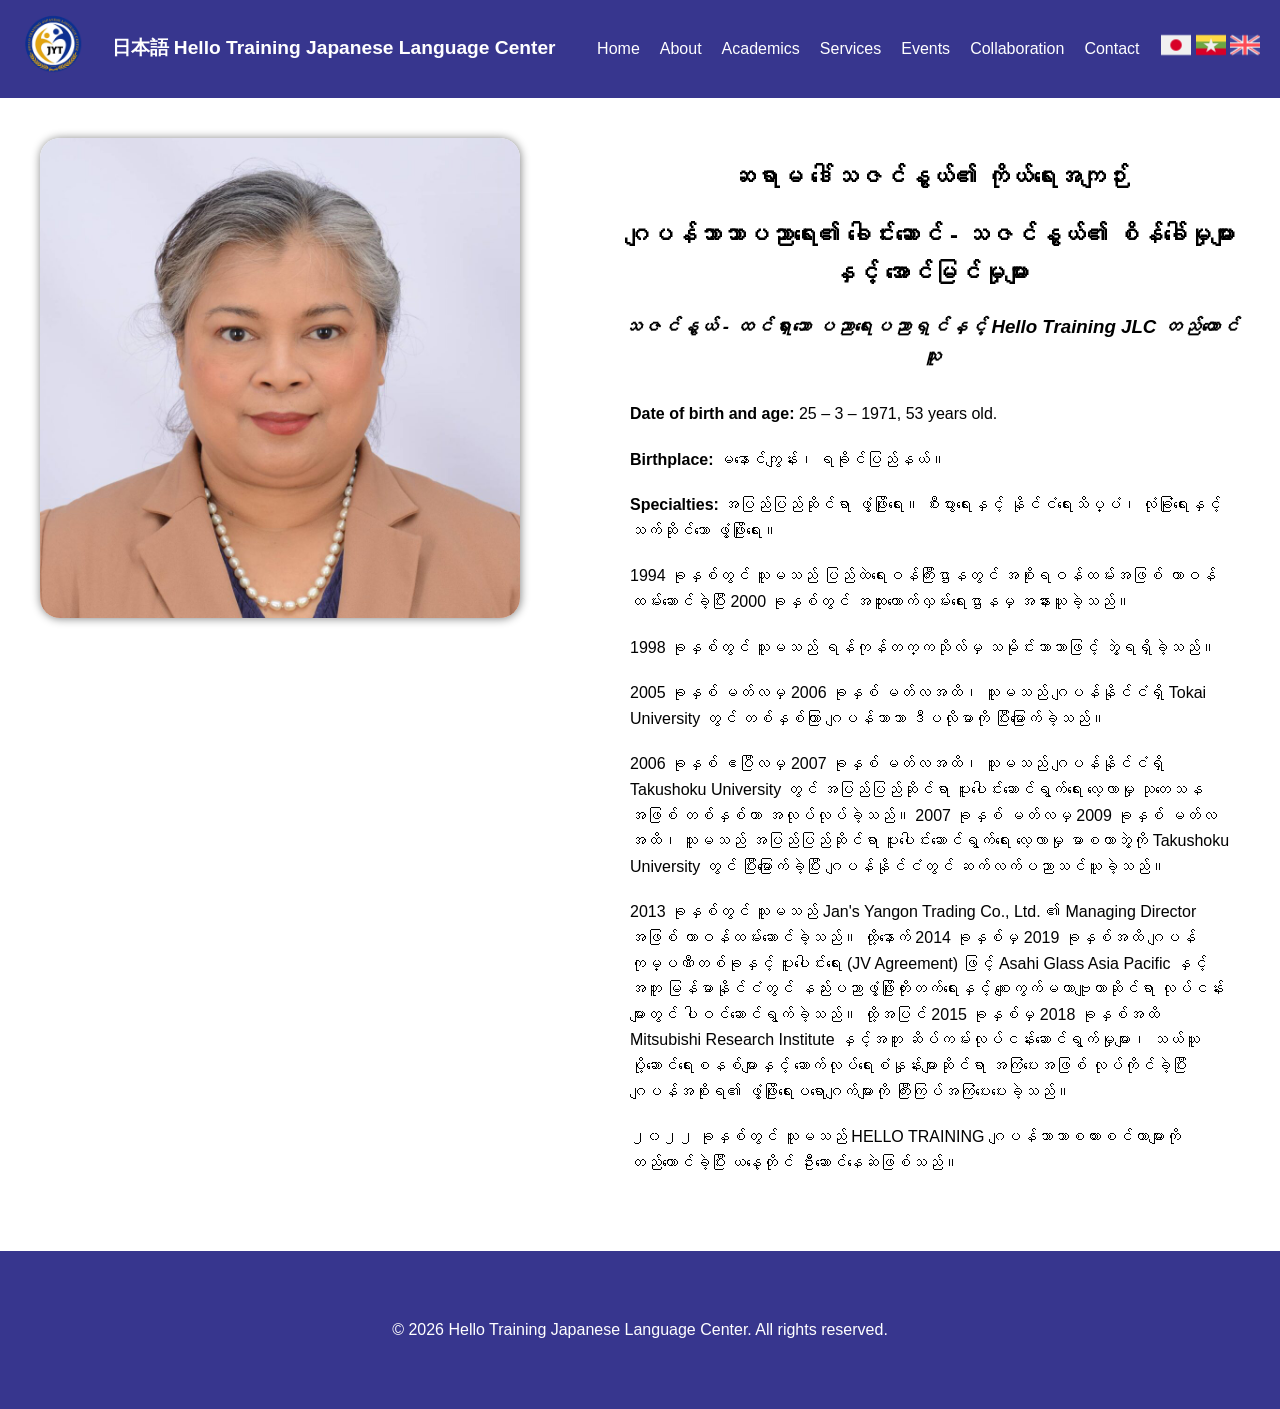
<file: mm/dir/biography.html>
<!DOCTYPE html>
<html lang="en">
<head>
  <meta charset="UTF-8">
  <meta name="viewport" content="width=device-width, initial-scale=1.0">
  <title>Japanese Language School</title>
  <link rel="stylesheet" href="/style.css">
</head>
<body>
  <!-- Header -->
  <header class="header">
    <a href="/mm/index.html">
      <img src="/images/2158_with_no_bg-1.png" class="logo-img" alt="">

    </a>
    <div class="logo">日本語 Hello Training Japanese Language Center</div>
    <nav class="nav">
      <ul>
        <li><a href="/index.html">Home</a></li>
        <li><a href="/index.html#about">About</a></li>
        <li><a href="/index.html#academics">Academics</a></li>
        <li><a href="/index.html#services">Services</a></li>
        <li><a href="/index.html#events">Events</a></li>
        <li><a href="/index.html#collaboration">Collaboration</a></li>
        <li><a href="/index.html#contact">Contact</a></li>
      </ul>
    </nav>
     <!-- <div class="lang-switcher">
    <select id="language-select">
      <option value="en">English</option>
      <option value="ja">日本語</option>
    </select>
  </div> -->
  <div class="language-switcher-container">
    <a href="/jp/dir/biography.html"><img class="flag-icon" src="/images/japan.png" alt=""></a>
    <a href="/mm/dir/biography.html"><img class="flag-icon" src="/images/myanmar.png" alt=""></a>
    <a href="/dir/biography.html"><img class="flag-icon" src="/images/united-kingdom.png" alt=""></a>
  </div>
    <button class="menu-toggle">☰</button>
  </header>



 <section id="about" class="about">


    <div class="">
        <div class="biography-container">
            <div>
                <img src="/images/2167-1024x1024.jpg" class="img-1-bio" alt="">
            </div>
            <div class="motto">
                <h1>ဆရာမ ဒေါ်သဇင်နွယ်၏ ကိုယ်ရေးအကျဉ်း</h1>
                <h2>ဂျပန်ဘာသာပညာရေး၏ ခေါင်းဆောင် - သဇင်နွယ်၏ စိန်ခေါ်မှုများနှင့် အောင်မြင်မှုများ</h2>
                <h3 style="font-style: italic;">သဇင်နွယ် - ထင်ရှားသော ပညာရေးပညာရှင်နှင့် Hello Training JLC တည်ထောင်သူ</h3>
                <div class="biography-details">
                    <div class="biography-details-align">
                        <b> Date of birth and age:</b> 25 – 3 – 1971, 53 years old.

                    </div>
                    <div class="biography-details-align">
                        <b> Birthplace: </b>  မနောင်ကျွန်း၊ ရခိုင်ပြည်နယ်။
                    </div>
                    <div class="biography-details-align">
                        <b>Specialties:</b> အပြည်ပြည်ဆိုင်ရာ ဖွံ့ဖြိုးရေး။ စီးပွားရေးနှင့် နိုင်ငံရေးသိပ္ပံ၊ လုံခြုံရေးနှင့် သက်ဆိုင်သော ဖွံ့ဖြိုးရေး။
                    </div>
                    <div class="biography-details-align">
1994 ခုနှစ်တွင် သူမသည် ပြည်ထဲရေးဝန်ကြီးဌာနတွင် အစိုးရဝန်ထမ်းအဖြစ် တာဝန်ထမ်းဆောင်ခဲ့ပြီး 2000 ခုနှစ်တွင် အထူးထောက်လှမ်းရေးဌာနမှ အနားယူခဲ့သည်။                    </div>
                    <div class="biography-details-align">
1998 ခုနှစ်တွင် သူမသည် ရန်ကုန်တက္ကသိုလ်မှ သမိုင်းဘာသာဖြင့် ဘွဲ့ရရှိခဲ့သည်။                    </div>
                    <div class="biography-details-align">
2005 ခုနှစ် မတ်လမှ 2006 ခုနှစ် မတ်လအထိ၊ သူမသည် ဂျပန်နိုင်ငံရှိ Tokai University တွင် တစ်နှစ်ကြာ ဂျပန်ဘာသာ ဒီပလိုမာကို ပြီးမြောက်ခဲ့သည်။                    </div>
                    <div class="biography-details-align">
                        2006 ခုနှစ် ဧပြီလမှ 2007 ခုနှစ် မတ်လအထိ၊ သူမသည် ဂျပန်နိုင်ငံရှိ Takushoku University တွင် အပြည်ပြည်ဆိုင်ရာ ပူးပေါင်းဆောင်ရွက်ရေး လေ့လာမှု သုတေသနအဖြစ် တစ်နှစ်တာ အလုပ်လုပ်ခဲ့သည်။ 2007 ခုနှစ် မတ်လမှ 2009 ခုနှစ် မတ်လအထိ၊ သူမသည် အပြည်ပြည်ဆိုင်ရာ ပူးပေါင်းဆောင်ရွက်ရေး လေ့လာမှု မာစတာဘွဲ့ကို Takushoku University တွင် ပြီးမြောက်ခဲ့ပြီး ဂျပန်နိုင်ငံတွင် ဆက်လက်ပညာသင်ယူခဲ့သည်။</div>
                    <div class="biography-details-align">
                      2013 ခုနှစ်တွင် သူမသည် Jan's Yangon Trading Co., Ltd. ၏ Managing Director အဖြစ် တာဝန်ထမ်းဆောင်ခဲ့သည်။ ထို့နောက် 2014 ခုနှစ်မှ 2019 ခုနှစ်အထိ ဂျပန်ကုမ္ပဏီတစ်ခုနှင့် ပူးပေါင်းရေး (JV Agreement) ဖြင့် Asahi Glass Asia Pacific နှင့်အတူ မြန်မာနိုင်ငံတွင် နည်းပညာဖွံ့ဖြိုးတိုးတက်ရေးနှင့် စျေးကွက်မဟာဗျူဟာဆိုင်ရာ လုပ်ငန်းများတွင် ပါဝင်ဆောင်ရွက်ခဲ့သည်။ ထို့အပြင် 2015 ခုနှစ်မှ 2018 ခုနှစ်အထိ Mitsubishi Research Institute နှင့်အတူ ဆိပ်ကမ်းလုပ်ငန်းဆောင်ရွက်မှုများ၊ သယ်ယူပို့ဆောင်ရေးစနစ်များနှင့် ဆောက်လုပ်ရေးစံနှုန်းများဆိုင်ရာ အကြံပေးအဖြစ် လုပ်ကိုင်ခဲ့ပြီး ဂျပန်အစိုးရ၏ ဖွံ့ဖြိုးရေးပရောဂျက်များကို ကြီးကြပ်အကြံပေးပေးခဲ့သည်။
                    </div>
                    <div class="biography-details-align">
၂၀၂၂ ခုနှစ်တွင် သူမသည် HELLO TRAINING ဂျပန်ဘာသာစကားစင်တာများကို တည်ထောင်ခဲ့ပြီး ယနေ့တိုင် ဦးဆောင်နေဆဲဖြစ်သည်။                    </div>
                    
                </div>
                

                <br>
            </div>
        </div>
    </div>
    
  
  </section>

 

  <!-- Footer -->
  <footer class="footer">
    <p>&copy; 2026 Hello Training Japanese Language Center. All rights reserved.</p>
  </footer>

  <script src="/index.js"></script>
</body>
</html>
</file>
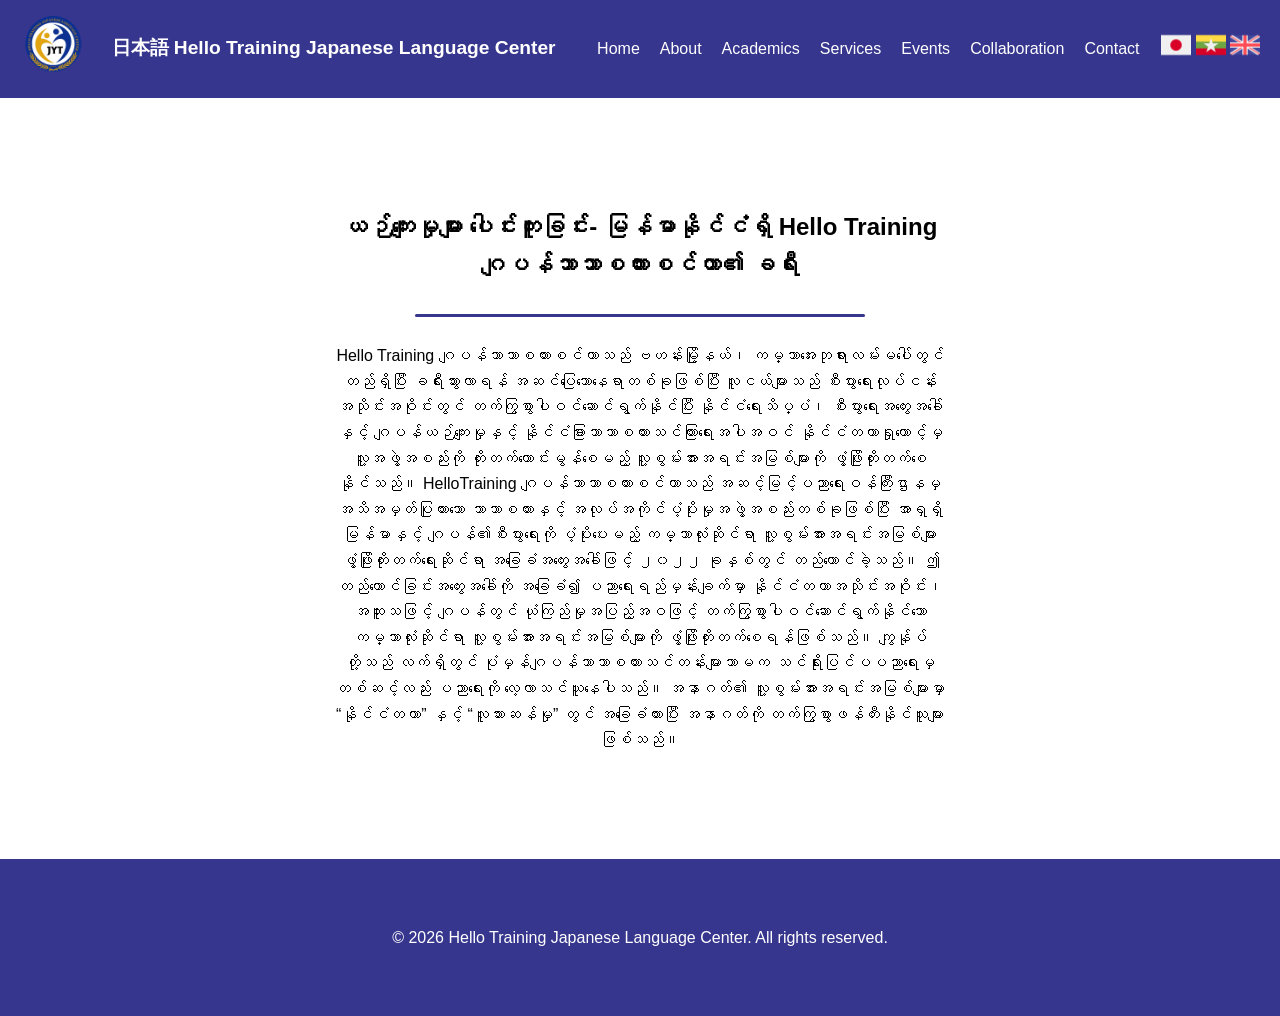
<file: mm/dir/history.html>
<!DOCTYPE html>
<html lang="en">
<head>
  <meta charset="UTF-8">
  <meta name="viewport" content="width=device-width, initial-scale=1.0">
  <title>Japanese Language School</title>
  <link rel="stylesheet" href="/style.css">
</head>
<body>
  <!-- Header -->
  <header class="header">
    <a href="/mm/index.html">
      <img src="/images/2158_with_no_bg-1.png" class="logo-img" alt="">
    </a>
    <div class="logo">日本語 Hello Training Japanese Language Center</div>
    <nav class="nav">
      <ul>
        <li><a href="/mm/index.html">Home</a></li>
        <li><a href="/mm/dir/index.html#about">About</a></li>
        <li><a href="/mm/dir/index.html#academics">Academics</a></li>
        <li><a href="/mm/dir/index.html#services">Services</a></li>
        <li><a href="/mm/dir/index.html#events">Events</a></li>
        <li><a href="/mm/dir/index.html#collaboration">Collaboration</a></li>
        <li><a href="/mm/dir/index.html#contact">Contact</a></li>
      </ul>
    </nav>
     <!-- <div class="lang-switcher">
    <select id="language-select">
      <option value="en">English</option>
      <option value="ja">日本語</option>
    </select>
  </div> -->
  <div class="language-switcher-container">
    <a href="/jp/dir/history.html"><img class="flag-icon" src="/images/japan.png" alt=""></a>
    <a href="/mm/dir/history.html"><img class="flag-icon" src="/images/myanmar.png" alt=""></a>
    <a href="/dir/history.html"><img class="flag-icon" src="/images/united-kingdom.png" alt=""></a>
  </div>
    <button class="menu-toggle">☰</button>
  </header>



  <!-- About Section -->
  <section id="about" class="about">

    <div class="about-us-container">
        <h1>ယဉ်ကျေးမှုများ ပေါင်းကူးခြင်း- မြန်မာနိုင်ငံရှိ Hello Training ဂျပန်ဘာသာစကားစင်တာ၏ ခရီး</h1>
        <div class="decor-line-container">
            <hr class="decor-line">
        </div>
        <p>
          Hello Training ဂျပန်ဘာသာစကားစင်တာသည် ဗဟန်းမြို့နယ်၊ ကမ္ဘာအေးဘုရားလမ်းမပေါ်တွင် တည်ရှိပြီး ခရီးသွားလာရန် အဆင်ပြေသောနေရာတစ်ခုဖြစ်ပြီး လူငယ်များသည် စီးပွားရေးလုပ်ငန်းအသိုင်းအဝိုင်းတွင် တက်ကြွစွာပါဝင်ဆောင်ရွက်နိုင်ပြီး နိုင်ငံရေးသိပ္ပံ၊ စီးပွားရေးအတွေးအခေါ်နှင့် ဂျပန်ယဉ်ကျေးမှုနှင့် နိုင်ငံခြားဘာသာစကားသင်ကြားရေးအပါအဝင် နိုင်ငံတကာရှုထောင့်မှ လူ့အဖွဲ့အစည်းကို တိုးတက်ကောင်းမွန်စေမည့် လူ့စွမ်းအားအရင်းအမြစ်များကို ဖွံ့ဖြိုးတိုးတက်စေနိုင်သည်။

HelloTraining ဂျပန်ဘာသာစကားစင်တာသည် အဆင့်မြင့်ပညာရေးဝန်ကြီးဌာနမှ အသိအမှတ်ပြုထားသော ဘာသာစကားနှင့် အလုပ်အကိုင်ပံ့ပိုးမှုအဖွဲ့အစည်းတစ်ခုဖြစ်ပြီး အာရှရှိ မြန်မာနှင့် ဂျပန်၏စီးပွားရေးကို ပံ့ပိုးပေးမည့် ကမ္ဘာလုံးဆိုင်ရာ လူ့စွမ်းအားအရင်းအမြစ်များ ဖွံ့ဖြိုးတိုးတက်ရေးဆိုင်ရာ အခြေခံအတွေးအခေါ်ဖြင့် ၂၀၂၂ ခုနှစ်တွင် တည်ထောင်ခဲ့သည်။ ဤတည်ထောင်ခြင်းအတွေးအခေါ်ကို အခြေခံ၍ ပညာရေးရည်မှန်းချက်မှာ နိုင်ငံတကာအသိုင်းအဝိုင်း၊ အထူးသဖြင့် ဂျပန်တွင် ယုံကြည်မှုအပြည့်အဝဖြင့် တက်ကြွစွာပါဝင်ဆောင်ရွက်နိုင်သော ကမ္ဘာလုံးဆိုင်ရာ လူ့စွမ်းအားအရင်းအမြစ်များကို ဖွံ့ဖြိုးတိုးတက်စေရန်ဖြစ်သည်။ ကျွန်ုပ်တို့သည် လက်ရှိတွင် ပုံမှန်ဂျပန်ဘာသာစကားသင်တန်းများသာမက သင်ရိုးပြင်ပပညာရေးမှတစ်ဆင့်လည်း ပညာရေးကို လေ့လာသင်ယူနေပါသည်။ အနာဂတ်၏ လူ့စွမ်းအားအရင်းအမြစ်များမှာ “နိုင်ငံတကာ” နှင့် “လူသားဆန်မှု” တွင် အခြေခံထားပြီး အနာဂတ်ကို တက်ကြွစွာဖန်တီးနိုင်သူများဖြစ်သည်။
        </p>
    </div>

    

 
   

    

    <!-- <div class="link-container">
        <li><a href="#courses">Pass the civil engineering proficiency exam</a></li>
        <li><a href="#contact">Documentary photos of Toyota Motor Internship students from Hello Training JLC.</a></li>
        <li><a href="#about">Warm welcome ceremony for Hello Training JLC students at Hachinohe University</a></li>
        <li><a href="#courses">Tokugawa Skilled Worker Qualification Examination held in Thailand</a></li>
        <li><a href="#contact">Images of the TSB Japan Supervisory Committee visiting and providing training</a></li>
    </div> -->
  </section>

 

  <!-- Footer -->
  <footer class="footer">
    <p>&copy; 2026 Hello Training Japanese Language Center. All rights reserved.</p>
  </footer>

  <script src="/index.js"></script>
</body>
</html>
</file>
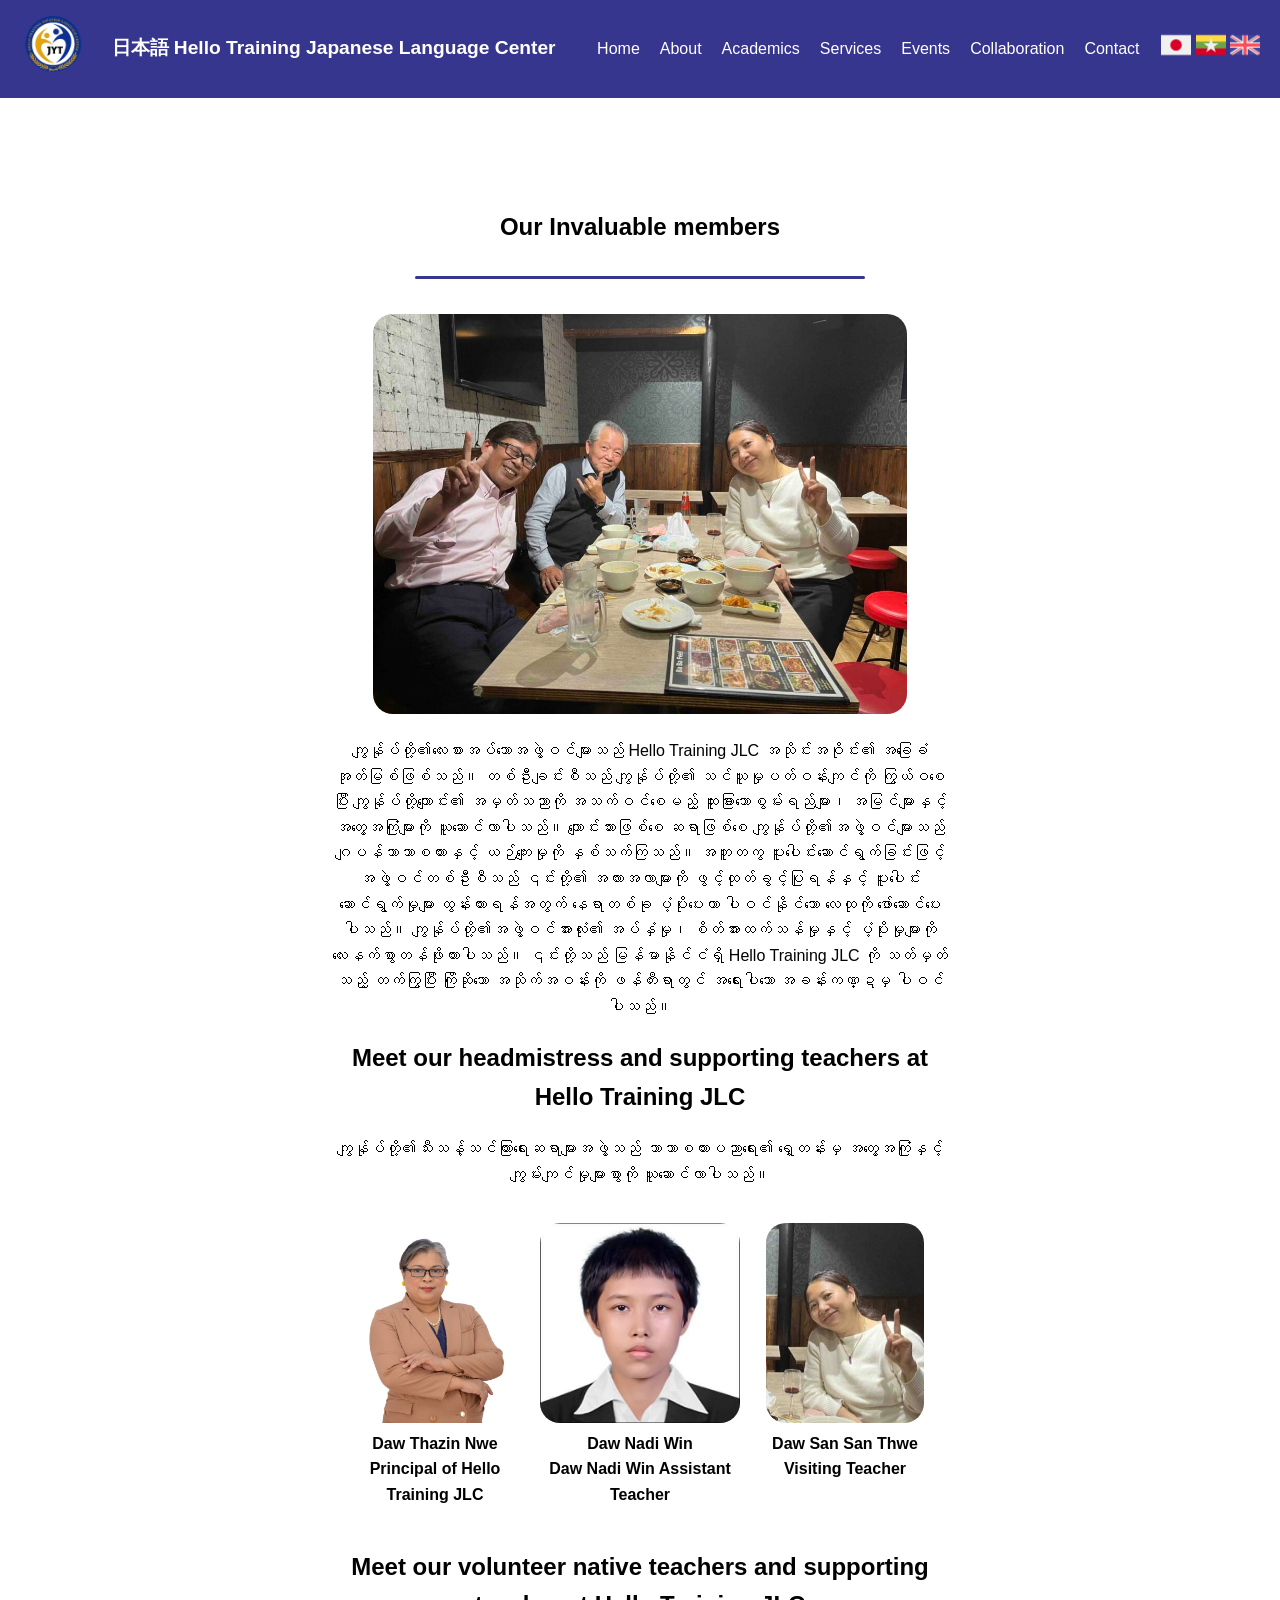
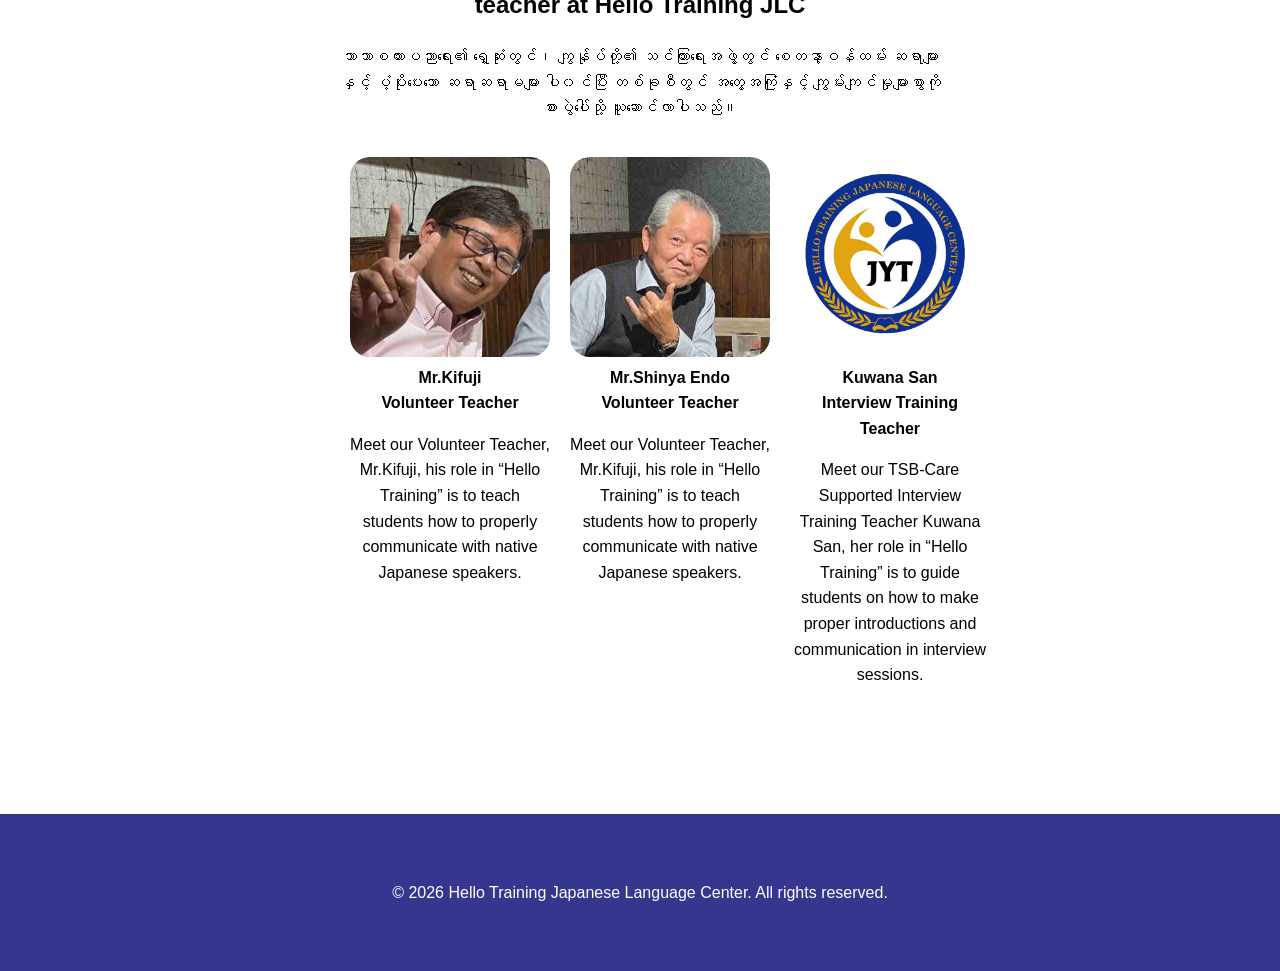
<file: mm/dir/staff.html>
<!DOCTYPE html>
<html lang="en">
<head>
  <meta charset="UTF-8">
  <meta name="viewport" content="width=device-width, initial-scale=1.0">
  <title>Japanese Language School</title>
  <link rel="stylesheet" href="/style.css">
</head>
<body>
  <!-- Header -->
  <header class="header">
    <a href="/mm/index.html">
      <img src="/images/2158_with_no_bg-1.png" class="logo-img" alt="">

    </a>
    <div class="logo">日本語 Hello Training Japanese Language Center</div>
    <nav class="nav">
      <ul>
        <li><a href="/mm/index.html#">Home</a></li>
        <li><a href="/mm/index.html#about">About</a></li>
        <li><a href="/mm/index.html#academics">Academics</a></li>
        <li><a href="/mm/index.html#services">Services</a></li>
        <li><a href="/mm/index.html#events">Events</a></li>
        <li><a href="/mm/index.html#collaboration">Collaboration</a></li>
        <li><a href="/mm/index.html#contact">Contact</a></li>
      </ul>
    </nav>
     <!-- <div class="lang-switcher">
    <select id="language-select">
      <option value="en">English</option>
      <option value="ja">日本語</option>
    </select>
  </div> -->
  <div class="language-switcher-container">
    <a href="/jp/dir/staff.html"><img class="flag-icon" src="/images/japan.png" alt=""></a>
    <a href="/mm/dir/staff.html"><img class="flag-icon" src="/images/myanmar.png" alt=""></a>
    <a href="/dir/staff.html"><img class="flag-icon" src="/images/united-kingdom.png" alt=""></a>
  </div>
    <button class="menu-toggle">☰</button>
  </header>



  <!-- About Section -->
  <section id="about" class="about">

    <div class="about-us-container">
        <h1>Our Invaluable members</h1>
        <div class="decor-line-container">
          <hr class="decor-line">
        </div>
        <br>
        <img src="/images/2162-1024x768.jpg" class="academics-img-1" alt="">
        <p>
ကျွန်ုပ်တို့၏လေးစားအပ်သောအဖွဲ့ဝင်များသည် Hello Training JLC အသိုင်းအဝိုင်း၏ အခြေခံအုတ်မြစ်ဖြစ်သည်။ တစ်ဦးချင်းစီသည် ကျွန်ုပ်တို့၏ သင်ယူမှုပတ်ဝန်းကျင်ကို ကြွယ်ဝစေပြီး ကျွန်ုပ်တို့ကျောင်း၏ အမှတ်သညာကို အသက်ဝင်စေမည့် ထူးခြားသောစွမ်းရည်များ၊ အမြင်များနှင့် အတွေ့အကြုံများကို ယူဆောင်လာပါသည်။ ကျောင်းသားဖြစ်စေ ဆရာဖြစ်စေ ကျွန်ုပ်တို့၏အဖွဲ့ဝင်များသည် ဂျပန်ဘာသာစကားနှင့် ယဉ်ကျေးမှုကို နှစ်သက်ကြသည်။ အတူတကွ ပူးပေါင်းဆောင်ရွက်ခြင်းဖြင့် အဖွဲ့ဝင်တစ်ဦးစီသည် ၎င်းတို့၏ အလားအလာများကို ဖွင့်ထုတ်ခွင့်ပြုရန်နှင့် ပူးပေါင်းဆောင်ရွက်မှုများ ထွန်းကားရန်အတွက် နေရာတစ်ခု ပံ့ပိုးပေးကာ ပါဝင်နိုင်သော လေထုကို ဖော်ဆောင်ပေးပါသည်။ ကျွန်ုပ်တို့၏အဖွဲ့ဝင်အားလုံး၏ အပ်နှံမှု၊ စိတ်အားထက်သန်မှုနှင့် ပံ့ပိုးမှုများကို လေးနက်စွာတန်ဖိုးထားပါသည်။ ၎င်းတို့သည် မြန်မာနိုင်ငံရှိ Hello Training JLC ကို သတ်မှတ်သည့် တက်ကြွပြီး ကြိုဆိုသော အသိုက်အဝန်းကို ဖန်တီးရာတွင် အရေးပါသော အခန်းကဏ္ဍမှ ပါဝင်ပါသည်။
        </p>
        <div>
          <h1>Meet our headmistress and supporting teachers at Hello Training JLC</h1>
          <p>ကျွန်ုပ်တို့၏သီးသန့်သင်ကြားရေးဆရာများအဖွဲ့သည် ဘာသာစကားပညာရေး၏ ရှေ့တန်းမှ အတွေ့အကြုံနှင့် ကျွမ်းကျင်မှုများစွာကို ယူဆောင်လာပါသည်။</p>
        </div>
        <div class="staff-container">
            <div class="card-image">
                <img src="/images/2166.jpg" class="event-img-1" alt="">
                <br>
                <b>Daw Thazin Nwe</b>
                <br>
                <b>Principal of Hello Training JLC</b>
            </div>
            <div class="card-image">
                <img src="/images/Daw Nadi Win.jpg" class="event-img-1" alt="">
                <br>
                <b>Daw Nadi Win</b>
                <br>
                <b>
Daw Nadi Win
Assistant Teacher</b>
            </div>
             <div class="card-image">
                <img src="/images/2162-a1024x768.jpg" class="event-img-1" alt="">
                <br>
                <b>Daw San San Thwe</b>
                <br>
                <b>Visiting Teacher</b>
            </div>
            
        </div>
        <div>
          <h1 class="teacher-h1">
            Meet our volunteer native teachers and supporting teacher at Hello Training JLC
          </h1>
          <p>
            ဘာသာစကားပညာရေး၏ ရှေ့ဆုံးတွင်၊ ကျွန်ုပ်တို့၏ သင်ကြားရေးအဖွဲ့တွင် စေတနာ့ဝန်ထမ်း ဆရာများနှင့် ပံ့ပိုးပေးသော ဆရာဆရာမများ ပါ၀င်ပြီး တစ်ခုစီတွင် အတွေ့အကြုံနှင့် ကျွမ်းကျင်မှုများစွာကို စားပွဲပေါ်သို့ ယူဆောင်လာပါသည်။
          </p>
        </div>
        <div class="staff-container">
            <div class="card-image">
                <img src="/images/2162-2-e1711970972872.jpg" class="event-img-1" alt="">
                <b>Mr.Kifuji</b>
                <br>
                <b>Volunteer Teacher</b>
                <p>
Meet our Volunteer Teacher, Mr.Kifuji, his role in “Hello Training” is to teach students how to properly communicate with native Japanese speakers.</p>
            </div>
            <div class="card-image">
                <img src="/images/2162-3-e1711971138804.jpg" class="event-img-1" alt="">
                <b>Mr.Shinya Endo</b>
                <br>
                <b>Volunteer Teacher</b>
                <p>
Meet our Volunteer Teacher, Mr.Kifuji, his role in “Hello Training” is to teach students how to properly communicate with native Japanese speakers.</p>
            </div>
            <div class="card-image">
                <img src="/images/2158_with_no_bg-1.png" class="event-img-1" alt="">
                <br>
                <b>Kuwana San</b>
                <br>
                <b>Interview Training Teacher</b>
                <p>
                  Meet our TSB-Care Supported Interview Training Teacher Kuwana San, her role in “Hello Training” is to guide students on how to make proper introductions and communication in interview sessions.
                </p>
              </div>
            

            
        </div>
    </div>

    

 
   

    

    <!-- <div class="link-container">
        <li><a href="#courses">Pass the civil engineering proficiency exam</a></li>
        <li><a href="#contact">Documentary photos of Toyota Motor Internship students from Hello Training JLC.</a></li>
        <li><a href="#about">Warm welcome ceremony for Hello Training JLC students at Hachinohe University</a></li>
        <li><a href="#courses">Tokugawa Skilled Worker Qualification Examination held in Thailand</a></li>
        <li><a href="#contact">Images of the TSB Japan Supervisory Committee visiting and providing training</a></li>
    </div> -->
  </section>

 

  <!-- Footer -->
  <footer class="footer">
    <p>&copy; 2026 Hello Training Japanese Language Center. All rights reserved.</p>
  </footer>

  <script src="/index.js"></script>
</body>
</html>
</file>
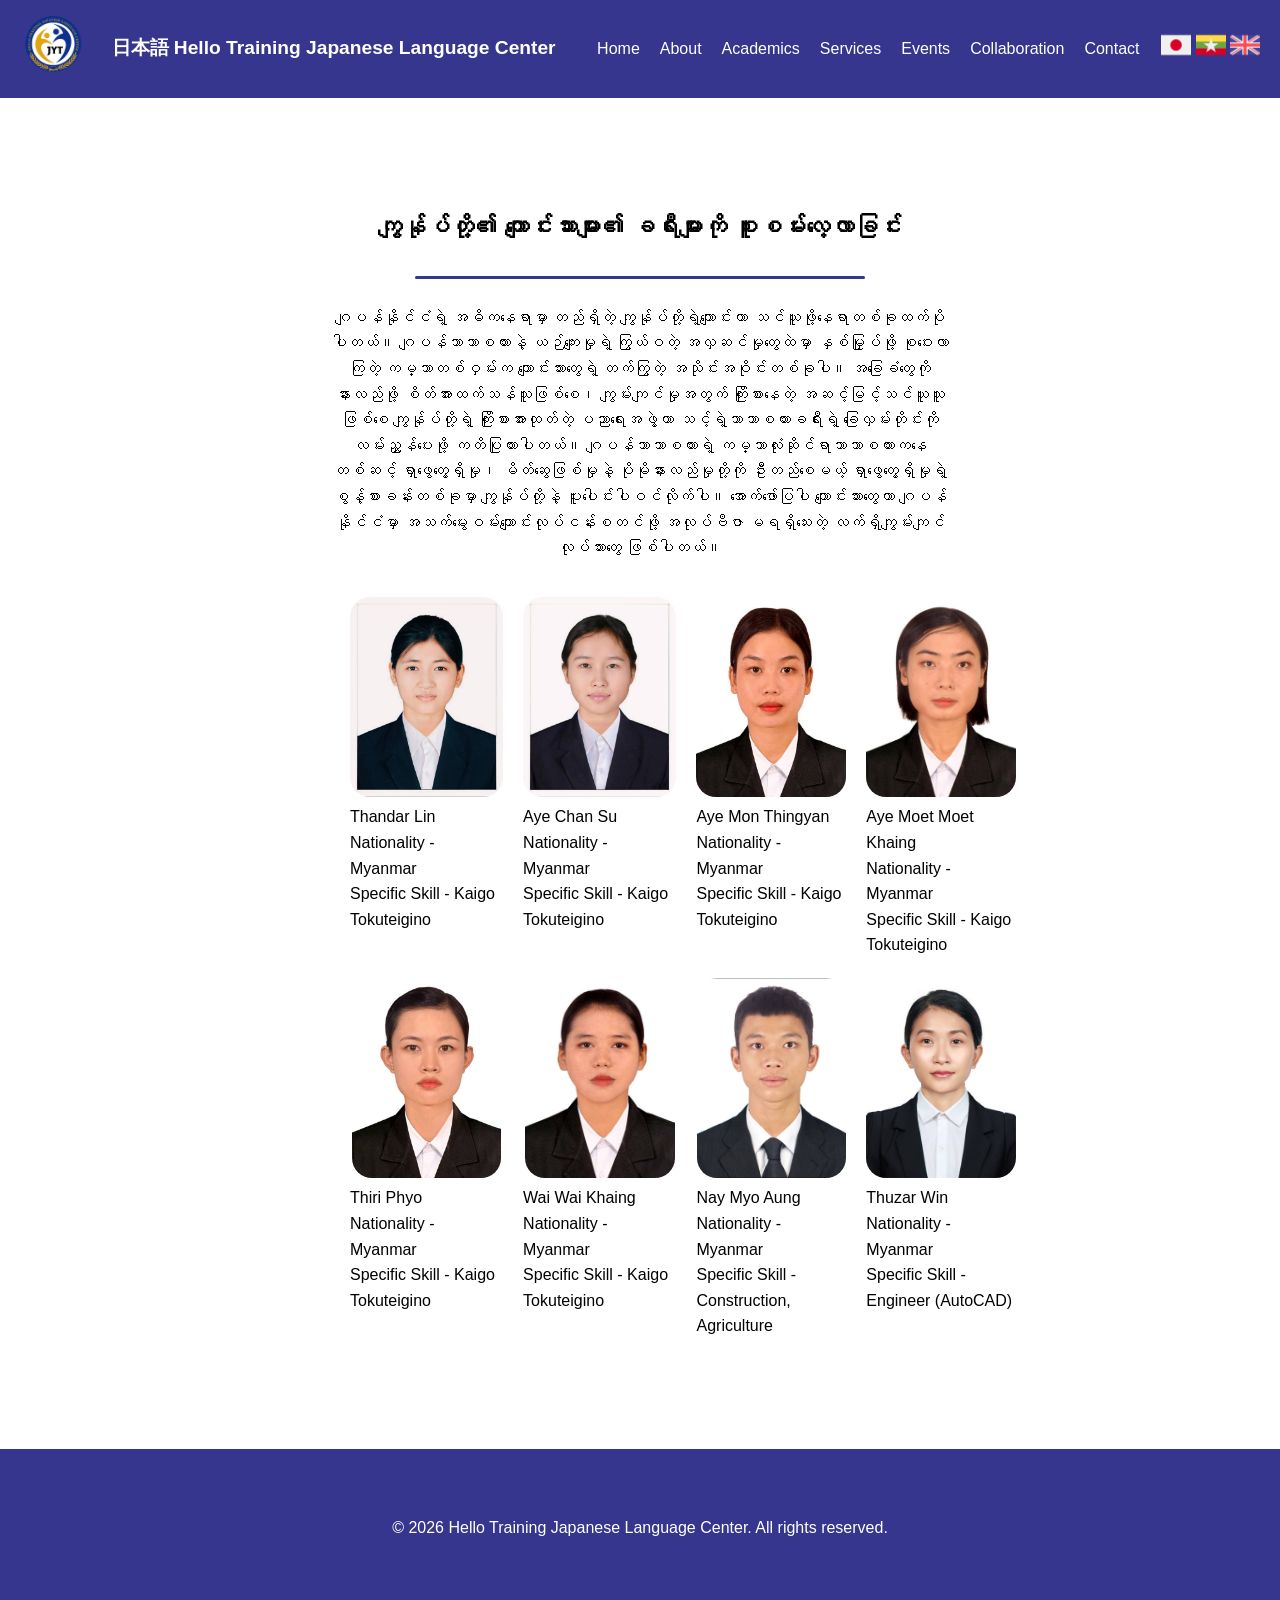
<file: mm/dir/students.html>
<!DOCTYPE html>
<html lang="en">
<head>
  <meta charset="UTF-8">
  <meta name="viewport" content="width=device-width, initial-scale=1.0">
  <title>Japanese Language School</title>
  <link rel="stylesheet" href="/style.css">
</head>
<body>
  <!-- Header -->
  <header class="header">
    <a href="/mm/index.html">
      <img src="/images/2158_with_no_bg-1.png" class="logo-img" alt="">
    </a>
    <div class="logo">日本語 Hello Training Japanese Language Center</div>
    <nav class="nav">
      <ul>
        <li><a href="/index.html">Home</a></li>
        <li><a href="/index.html#about">About</a></li>
        <li><a href="/index.html#academics">Academics</a></li>
        <li><a href="/index.html#services">Services</a></li>
        <li><a href="/index.html#events">Events</a></li>
        <li><a href="/index.html#collaboration">Collaboration</a></li>
        <li><a href="/index.html#contact">Contact</a></li>
      </ul>
    </nav>
     <!-- <div class="lang-switcher">
    <select id="language-select">
      <option value="en">English</option>
      <option value="ja">日本語</option>
    </select>
  </div> -->
  <div class="language-switcher-container">
    <a href="/jp/dir/students.html"><img class="flag-icon" src="/images/japan.png" alt=""></a>
    <a href="/mm/dir/students.html"><img class="flag-icon" src="/images/myanmar.png" alt=""></a>
    <a href="/dir/students.html"><img class="flag-icon" src="/images/united-kingdom.png" alt=""></a>
  </div>
    <button class="menu-toggle">☰</button>
  </header>



  <!-- About Section -->
  <section id="about" class="about">

    <div class="about-us-container">
        <h1>ကျွန်ုပ်တို့၏ ကျောင်းသားများ၏ ခရီးများကို စူးစမ်းလေ့လာခြင်း</h1>
        <div class="decor-line-container">
            <hr class="decor-line">
        </div>
        <p>
ဂျပန်နိုင်ငံရဲ့ အဓိကနေရာမှာ တည်ရှိတဲ့ ကျွန်ုပ်တို့ရဲ့ကျောင်းဟာ သင်ယူဖို့နေရာတစ်ခုထက်ပိုပါတယ်။ ဂျပန်ဘာသာစကားနဲ့ ယဉ်ကျေးမှုရဲ့ ကြွယ်ဝတဲ့ အလှဆင်မှုတွေထဲမှာ နှစ်မြှုပ်ဖို့ စုဝေးလာကြတဲ့ ကမ္ဘာတစ်ဝှမ်းက ကျောင်းသားတွေရဲ့ တက်ကြွတဲ့ အသိုင်းအဝိုင်းတစ်ခုပါ။ အခြေခံတွေကို နားလည်ဖို့ စိတ်အားထက်သန်သူဖြစ်စေ၊ ကျွမ်းကျင်မှုအတွက် ကြိုးစားနေတဲ့ အဆင့်မြင့်သင်ယူသူဖြစ်စေ ကျွန်ုပ်တို့ရဲ့ ကြိုးစားအားထုတ်တဲ့ ပညာရေးအဖွဲ့ဟာ သင့်ရဲ့ဘာသာစကားခရီးရဲ့ ခြေလှမ်းတိုင်းကို လမ်းညွှန်ပေးဖို့ ကတိပြုထားပါတယ်။ ဂျပန်ဘာသာစကားရဲ့ ကမ္ဘာလုံးဆိုင်ရာဘာသာစကားကနေတစ်ဆင့် ရှာဖွေတွေ့ရှိမှု၊ မိတ်ဆွေဖြစ်မှုနဲ့ ပိုမိုနားလည်မှုတို့ကို ဦးတည်စေမယ့် ရှာဖွေတွေ့ရှိမှုရဲ့ စွန့်စားခန်းတစ်ခုမှာ ကျွန်ုပ်တို့နဲ့ ပူးပေါင်းပါဝင်လိုက်ပါ။ အောက်ဖော်ပြပါ ကျောင်းသားတွေဟာ ဂျပန်နိုင်ငံမှာ အသက်မွေးဝမ်းကျောင်းလုပ်ငန်းစတင်ဖို့ အလုပ်ဗီဇာ မရရှိသေးတဲ့ လက်ရှိကျွမ်းကျင်လုပ်သားတွေ ဖြစ်ပါတယ်။        </p>
        <div class="books-container">
            <div class="card-image">
                <img src="/images/students/2170_0.jpg" class="event-img-1" alt="">
                <div style="text-align: start;">
                    <div>Thandar Lin</div>
                    <div>Nationality - Myanmar</div>
                    <div>Specific Skill - Kaigo Tokuteigino</div>   
                  </div>
            </div>
            <div class="card-image">
                  <img src="/images/students/2171.jpg" class="event-img-1" alt="">
                  <div style="text-align: start;">
                    <div>Aye Chan Su</div>
                    <div>Nationality - Myanmar</div>
                    <div>Specific Skill - Kaigo Tokuteigino</div>   
                  </div>
            </div>
             <div class="card-image">
                <img src="/images/students/2181_0.jpg" class="event-img-1" alt="">
                <div style="text-align: start;">
                    <div>Aye Mon Thingyan</div>
                    <div>Nationality - Myanmar</div>
                    <div>Specific Skill - Kaigo Tokuteigino</div>   
                  </div>
            </div>
            <div class="card-image">
                <img src="/images/students/2182_0.jpg" class="event-img-1" alt="">
                <div style="text-align: start;">
                    <div>Aye Moet Moet Khaing</div>
                    <div>Nationality - Myanmar</div>
                    <div>Specific Skill - Kaigo Tokuteigino</div>   
                  </div>
            </div>
            <div class="card-image">
                <img src="/images/students/2183_0.jpg" class="event-img-1" alt="">
                <div style="text-align: start;">
                    <div>Thiri Phyo</div>
                    <div>Nationality - Myanmar</div>
                    <div>Specific Skill - Kaigo Tokuteigino</div>   
                  </div>
            </div>
            <div class="card-image">
                <img src="/images/students/2184_0.jpg" class="event-img-1" alt="">
                <div style="text-align: start;">
                    <div>Wai Wai Khaing</div>
                    <div>Nationality - Myanmar</div>
                    <div>Specific Skill - Kaigo Tokuteigino</div>   
                  </div>
            </div>
            <div class="card-image">
                <img src="/images/students/2186_0.jpg" class="event-img-1" alt="">
                <div style="text-align: start;">
                    <div>Nay Myo Aung</div>
                    <div>Nationality - Myanmar</div>
                    <div>Specific Skill - Construction, Agriculture</div>   
                  </div>
            </div>
            <div class="card-image">
                <img src="/images/students/IMG_20230825_174259_985.jpg" class="event-img-1" alt="">
                <div style="text-align: start;">
                    <div>Thuzar Win</div>
                    <div>Nationality - Myanmar</div>
                    <div>Specific Skill - Engineer (AutoCAD)</div>     
                  </div>
           
            </div>
            
        </div>
    </div>

    

 
   

    

    <!-- <div class="link-container">
        <li><a href="#courses">Pass the civil engineering proficiency exam</a></li>
        <li><a href="#contact">Documentary photos of Toyota Motor Internship students from Hello Training JLC.</a></li>
        <li><a href="#about">Warm welcome ceremony for Hello Training JLC students at Hachinohe University</a></li>
        <li><a href="#courses">Tokugawa Skilled Worker Qualification Examination held in Thailand</a></li>
        <li><a href="#contact">Images of the TSB Japan Supervisory Committee visiting and providing training</a></li>
    </div> -->
  </section>

 

  <!-- Footer -->
  <footer class="footer">
    <p>&copy; 2026 Hello Training Japanese Language Center. All rights reserved.</p>
  </footer>

  <script src="/index.js"></script>
</body>
</html>
</file>
<file: style.css>
body {
  margin: 0;
  font-family: Arial, sans-serif;
  line-height: 1.6;
}

.header {
  position: sticky;   /* key property */
  top: 0;             /* stick to the very top */
  z-index: 1000;      /* ensure it stays above other content */
  display: flex;
  justify-content: space-between;
  align-items: center;
  background: #37368e;
  color: #fff;
  padding: 10px 20px
}

.logo-img{
    height: 70px;   /* adjust to desired size */
   width: auto;
}

.logo {
  font-weight: bold;
  font-size: 1.2em;
}

.nav{
    margin-top: 15px;
    margin-bottom: 15px;
    
}

.nav ul {
  list-style: none;
  display: flex;
  margin: 0;
  padding: 0;
}

.nav li {
  margin-left: 20px;
}

.nav a {
  color: #fff;
  text-decoration: none;
}

.menu-toggle {
  display: none;
  background: none;
  border: none;
  font-size: 1.5em;
  color: #fff;
}

.hero {
  height: 100vh; /* full viewport height */
  width: 100%;   /* full width */
  display: flex;
  flex-direction: column;
  justify-content: center; /* center vertically */
  align-items: center;     /* center horizontally */
  text-align: center;
  /* padding: 0 20px; */
  background: url('/images/2205_0.jpg') no-repeat center center;
  background-size: cover;   /* ensures full coverage */
  background-attachment: fixed; /* optional: parallax-like effect */
  color: #fff;
}
.hero::before {
  content: "";
  position: absolute;
  top: 0; left: 0;
  width: 100%; height: 100%;
  background: rgba(0,0,0,0.2); /* adjust opacity for fade */
  z-index: 0;
}

.hero h1, .hero p, .hero .btn {
  position: relative;
  z-index: 1; /* keep text above overlay */
}

.hero h1 {
    font-size: 70px;
    font-family:'Segoe UI', Tahoma, Geneva, Verdana, sans-serif;

}
.hero p {
    font-size: 30px;
    font-family: 'Segoe UI', Tahoma, Geneva, Verdana, sans-serif;
}

.btn {
  display: inline-block;
  padding: 10px 20px;
  background: #37368e;
  color: #fff;
  text-decoration: none;
  border-radius: 20px;
  box-shadow: black 1px 1px 5px;
}

.about, .courses, .contact , .academics ,  .services , .collaboration, .events{
  padding: 40px 20px;
  text-align: center;
  justify-content: center;
  align-items: center;
  display: flex;
  flex-direction: column;
}

.course-grid {
  display: flex;
  gap: 20px;
  justify-content: center;
  flex-wrap: wrap;
}

.course-card {
  background: #f4f4f4;
  padding: 20px;
  border-radius: 6px;
  flex: 1 1 250px;
}

.contact-form {
  max-width: 500px;
  margin: auto;
  display: flex;
  flex-direction: column;
  gap: 10px;
}

.contact-form input, .contact-form textarea {
  padding: 10px;
  border: 1px solid #ccc;
  border-radius: 4px;
}

.footer {
  /* background: #333; */
  background-color:#37368e;
  color: #fff;
  text-align: center;
  /* padding: 15px; */
  padding: 50px;
}

.history{
  width: 40%;
  margin-top: 3rem;
  margin-bottom: 2rem;
}

.history a{
  text-decoration: none;
  font-weight:bold;
  color: black;
  font-size: 25px;
  /* border: 1px dotted black;
  padding: 20px;
  border-radius: 20px; */
}

/* Responsive */
@media (max-width: 768px) {
  
  .nav ul {
    display: none;
    flex-direction: column;
    background: #37368ee1;
    position: absolute;
    gap: 10px;
    top: 60px;
    right: 0;
    width: 200px;
    border-radius: 15px;
    padding: 10px;
    font-size: larger;
    box-shadow: black 1px 1px 5px;
    transform: scale(0.9);
    
  }

  .nav ul.show {
    display: flex;
  }

  .menu-toggle {
    display: block;
  }

  
  
  
}

.lang-switcher {
  margin-left: 20px;
}

.lang-switcher select {
  padding: 5px;
  border-radius: 4px;
  border: 1px solid #ccc;
}

.academics-img-2 { 
  height: 405px;
  border-radius: 20px;
}

.about-us-container{
    /* color: red; */
    width: 50%;
    /* background-color: #f4f4f4; */
    padding: 50px;
    border-radius: 20px;
}
.link-container{
    display: flex;
    flex-direction: column;
    align-items: center;
    gap: 10px;
    /* color: red; */
    width: 80%;
    background-color: #f4f4f4;
    padding: 50px;
    border-radius: 20px;
    margin-top: 40px;
}

.link-container li {
     list-style-type: none; 
  padding: 0; 
  margin: 0; 
  
}

.link-container a {
    text-decoration: none;
  color: inherit; 
}
.decor-line-container{
  display: flex;
  justify-content: center;
}
.decor-line {
  border: none;
  height: 3px;
  width: 50vh;
  background-color: #37368e;
  margin: 10px 0;
  border-radius: 5px;
}

.biography-container{
  display: flex;
  justify-content: center;
  align-items: flex-start;
  gap: 100px;
  /* background-color: red; */
}

.img-1{
  height: 30rem;
  border-radius: 20px;
  box-shadow: grey .5px .5px 10px ;
}

.img-1-bio{
  height: 30rem;
  border-radius: 20px;
  box-shadow: grey .5px .5px 10px ;
}

.motto{
  width: 50%;
}
.vision{
  display: flex;
  justify-content: center;
  align-items: center;
}

.our-vision{
  margin-top: 3rem;
}

.vision-container{
  width: 100%;
  display: flex;
  gap: 50px;
  justify-content: center;
  align-items: center;
  /* background-color: red; */
}

.academics{
  display: flex;
  justify-content: center;
  align-items: center;
  /* background-color: red; */
  /* width: 100%; */
}

.academics-1{
  width: 90%;
}

.academics-img-1 {
  height: 25rem;
  border-radius: 20px;
}


.event-img-1{
  height: 20rem;
  border-radius: 20px;
}

.event-card{
  display: flex;
  justify-content: center;
  align-items: center;
  background-color: #f4f4f4;
  gap: 50px;
  border-radius: 30px;
  padding: 10px;
  width: 60%;
  cursor: pointer;
  margin-top: 40px;
}
.event-card:hover{
  scale: 1.05;
  transition: all .5s ease-in-out;
}

.academics-img-1-pro{
  height: 350px;
  border-radius: 30px;
}


.books-container {
  display: grid;
  grid-template-columns: repeat(4, 1fr); /* 4 columns */
  gap: 20px; /* space between cards */
  padding: 20px;
}

.staff-container {
  display: grid;
  grid-template-columns: repeat(3, 1fr); /* 4 columns */
  gap: 20px; /* space between cards */
  padding: 20px;
}

.card {
  background: white;
  color: #333;
  padding: 20px;
  border-radius: 12px;
  box-shadow: 0 4px 10px rgba(0,0,0,0.1);
  transition: transform 0.3s;
  cursor: pointer;
}

.card:hover {
  transform: translateY(-5px);
}

.sub-event-card{

}

.contact {
  padding: 60px 20px;
  background: #f9f9f9;
  /* background-color: red; */
}

.contact-form{
  width: 80%;
}

.contact-container {
  max-width: 1000px;
  width: 80%;
  margin: auto;
  text-align: center;
  /* background-color: yellow; */
}

.contact-title {
  font-size: 32px;
  margin-bottom: 10px;
}

.contact-subtitle {
  color: #666;
  margin-bottom: 40px;
}

.contact-content {
  display: grid;
  grid-template-columns: 1fr 1fr;
  gap: 30px;
  text-align: left;
  /* background-color: red; */
  /* width: 100vh; */
}

/* Form */
.contact-form input,
.contact-form textarea {
  width: 100%;
  padding: 12px;
  margin-bottom: 15px;
  border: 1px solid #ccc;
  border-radius: 8px;
}

.contact-form button {
  background: #37368e;
  color: white;
  border: none;
  padding: 12px;
  width: 100%;
  border-radius: 8px;
  cursor: pointer;
  transition: 0.3s;
}

.contact-form button:hover {
  background: #2980b9;
}

/* Info */
.contact-info {
  background: white;
  padding: 20px;
  border-radius: 10px;
  box-shadow: 0 4px 10px rgba(0,0,0,0.1);
}

.contact-info h3 {
  margin-bottom: 15px;
}
.logo-end{
  display: flex;
  justify-content: center;
  align-items: center;
}

.logo-img-end{
  height: 200px;

}

.flag-icon{
  height: 30px;
}

.student-staff-container{
  display: flex;
  /* background-color: red; */
  justify-content: center;
  align-items: center;
  width: 70%;
}

.student-staff-container div{
  /* background-color: yellow; */
  width: 100%;
}

.meet a{
  text-decoration: none;
  font-weight:bold;
  color: white;
  font-size: 17px;

}

.meet-btn {
  border: none;
  padding: 20px 30px;
  width: 50%;
  background-color: #37368e;
  border-radius: 8px;
  box-shadow: 0 0 10px rgba(108, 92, 231, 0.6);
  transition: 0.3s;
}

.meet-btn:hover{
  box-shadow: 0 0 20px rgba(108, 92, 231, 1);
}

.card-image img{
  height: 200px;
}

.biography-details{
  display: flex;
  flex-direction: column;
  align-items: flex-start;
  /* background-color: rgba(255, 0, 0, 0.429); */
}

.biography-details-align{
  text-align: start;
  padding: 10px;
}

.socials{
  margin-top: 2rem;
  text-align: center;
}

.socials img{
  padding: 5px;
  height: 40px;
}

.socials a{
  text-decoration: none;
}

/* Responsive */
@media (max-width: 768px) {
  .contact-content {
    grid-template-columns: 1fr;
  }
}

@media (max-width: 768px) {
  .link-container{
    display: flex;
    gap: 20px;
    align-items: center;
    margin-top: 40px;
  }

  .biography-container{
  display: flex;
  flex-direction: column;
  justify-content: center;
  align-items: center;
  gap: 50px;
  /* background-color: red; */
}

  .motto{
    width: 80%;
  }
  .about-us-container{
    /* color: red; */
    width: 80%;
    /* background-color: #f4f4f4; */
    padding: 50px;
    border-radius: 20px;
}

.vision-container{
  width: 100%;
  display: flex;
  gap: 50px;
  flex-direction: column;
  /* justify-content: center;
  align-items: center; */
  /* background-color: red; */
}

.academics-img-1 {
  height: 15rem;
  border-radius: 20px;
}

/* .academics-img-2 {
  height: 3rem;
  border-radius: 20px;
} */
.hero h1 {
  font-size: 3rem;
}
.hero p{
  font-size: 1.5rem;
}

.event-img-1{
  height: 13rem;
  border-radius: 20px;
}

.event-card{
  display: flex;
  flex-direction: column;
  justify-content: center;
  align-items: center;
  background-color: #f4f4f4;
  gap: 50px;
  border-radius: 30px;
  padding: 10px;
  width: 60%;
  cursor: pointer;
  margin-top: 40px;
}

.academics-img-1-pro{
  height: 165px;
  border-radius: 10px;
}

.books-container {
  display: grid;
  grid-template-columns: repeat(auto-fit, minmax(200px, 1fr));
  gap: 20px;
}

.staff-container {
  display: grid;
  grid-template-columns: repeat(auto-fit, minmax(200px, 1fr));
  gap: 20px;
}

.academics-img-1-pro-2{
  height: 13rem;
  border-radius: 10px;
}

.academics-img-2{
   height: 13rem;
  border-radius: 10px;
}
.history a{
  text-decoration: none;
  font-weight:bold;
  color: black;
  font-size: 21px;
  /* border: 1px dotted black;
  padding: 20px;
  border-radius: 20px; */
}

.student-staff-container{
  display: flex;
  flex-direction: column;
  /* background-color: red; */
  justify-content: center;
  align-items: center;
  width: 70%;
  gap: 20px;
}

.meet-btn{
  width: 100%;
}
.teacher-h1{
  font-size: 18px;

}

.header-small-screen{
  font-size: 25px;
}
.foster{
  font-size: 19px;
}

.img-1-bio{
  height: 20rem;
}

.socials img{
  height: 32px;
}

.line-container{
  /* background-color: red; */
  width: 80%;
}

}

/* @media (max-width: 768px) {
  .academics-img-2 {
  height: 1rem;
  border-radius: 20px;
}
  
} */
</file>
